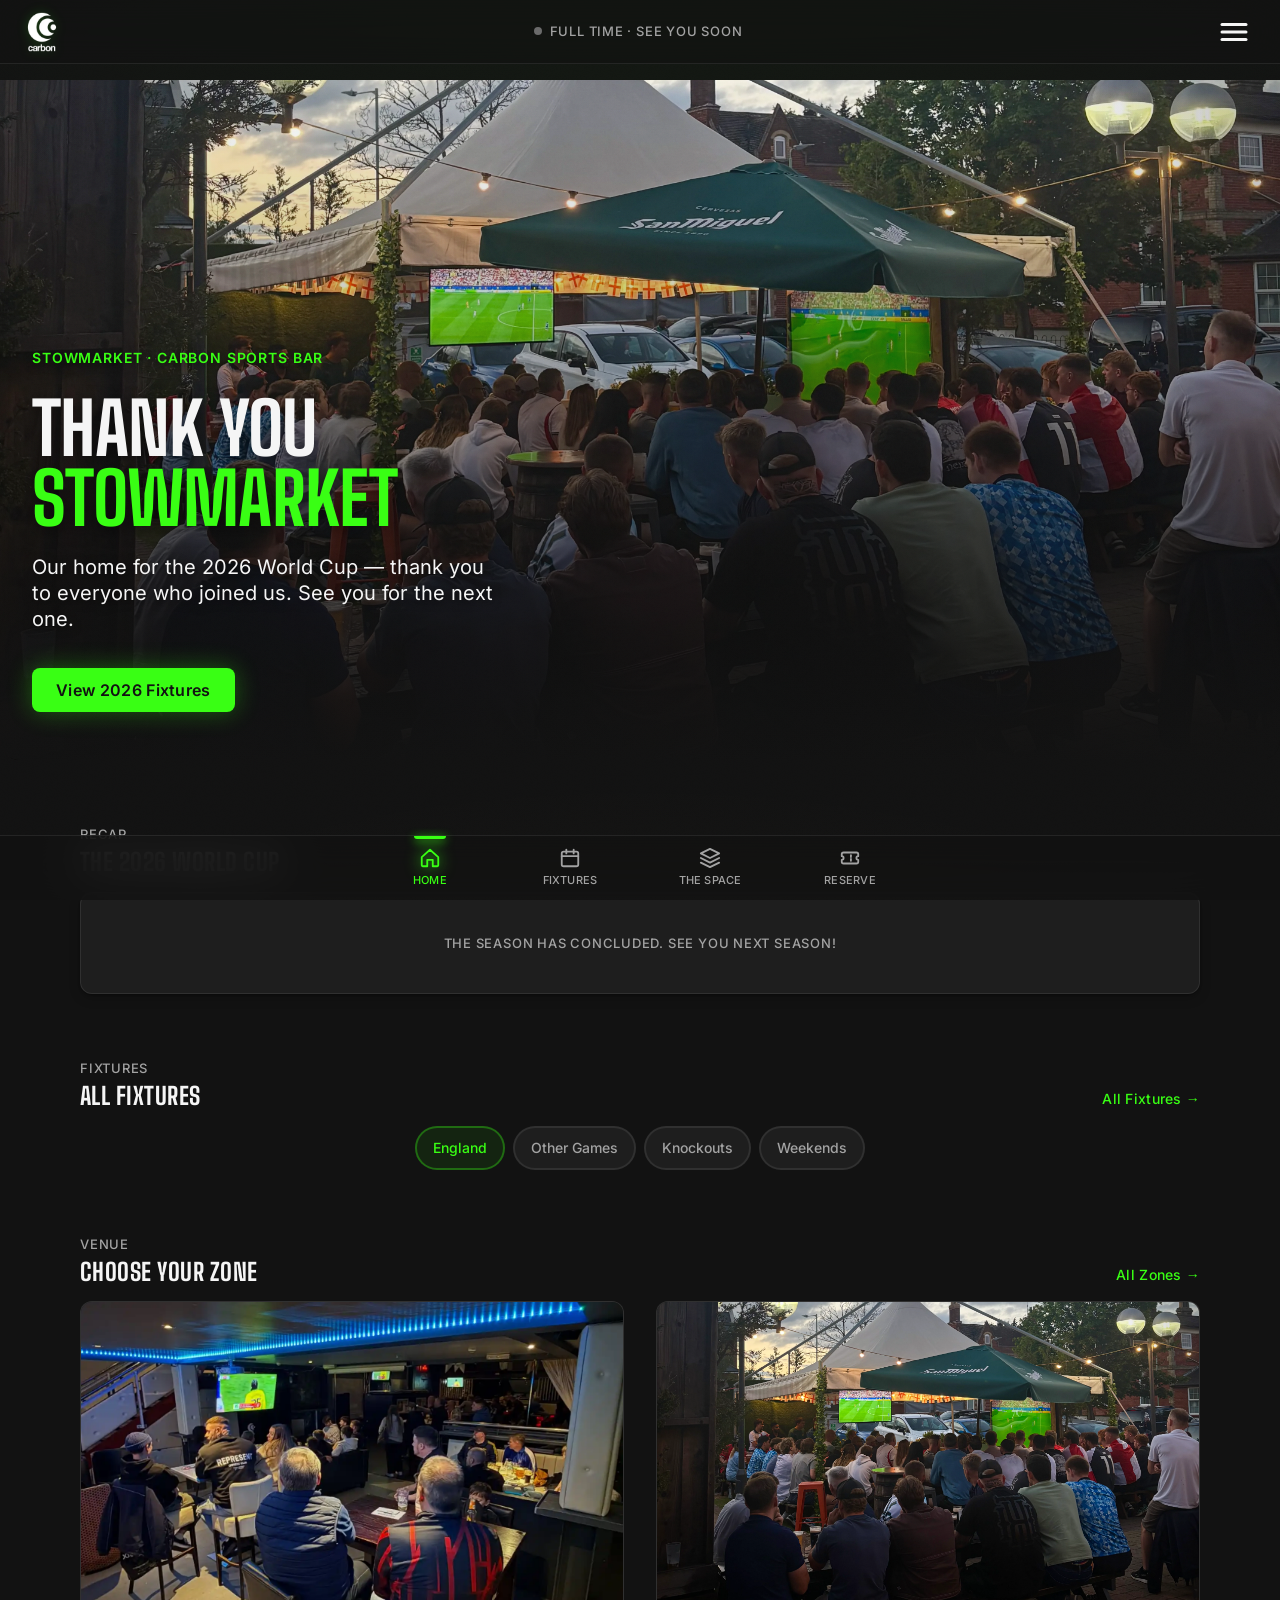
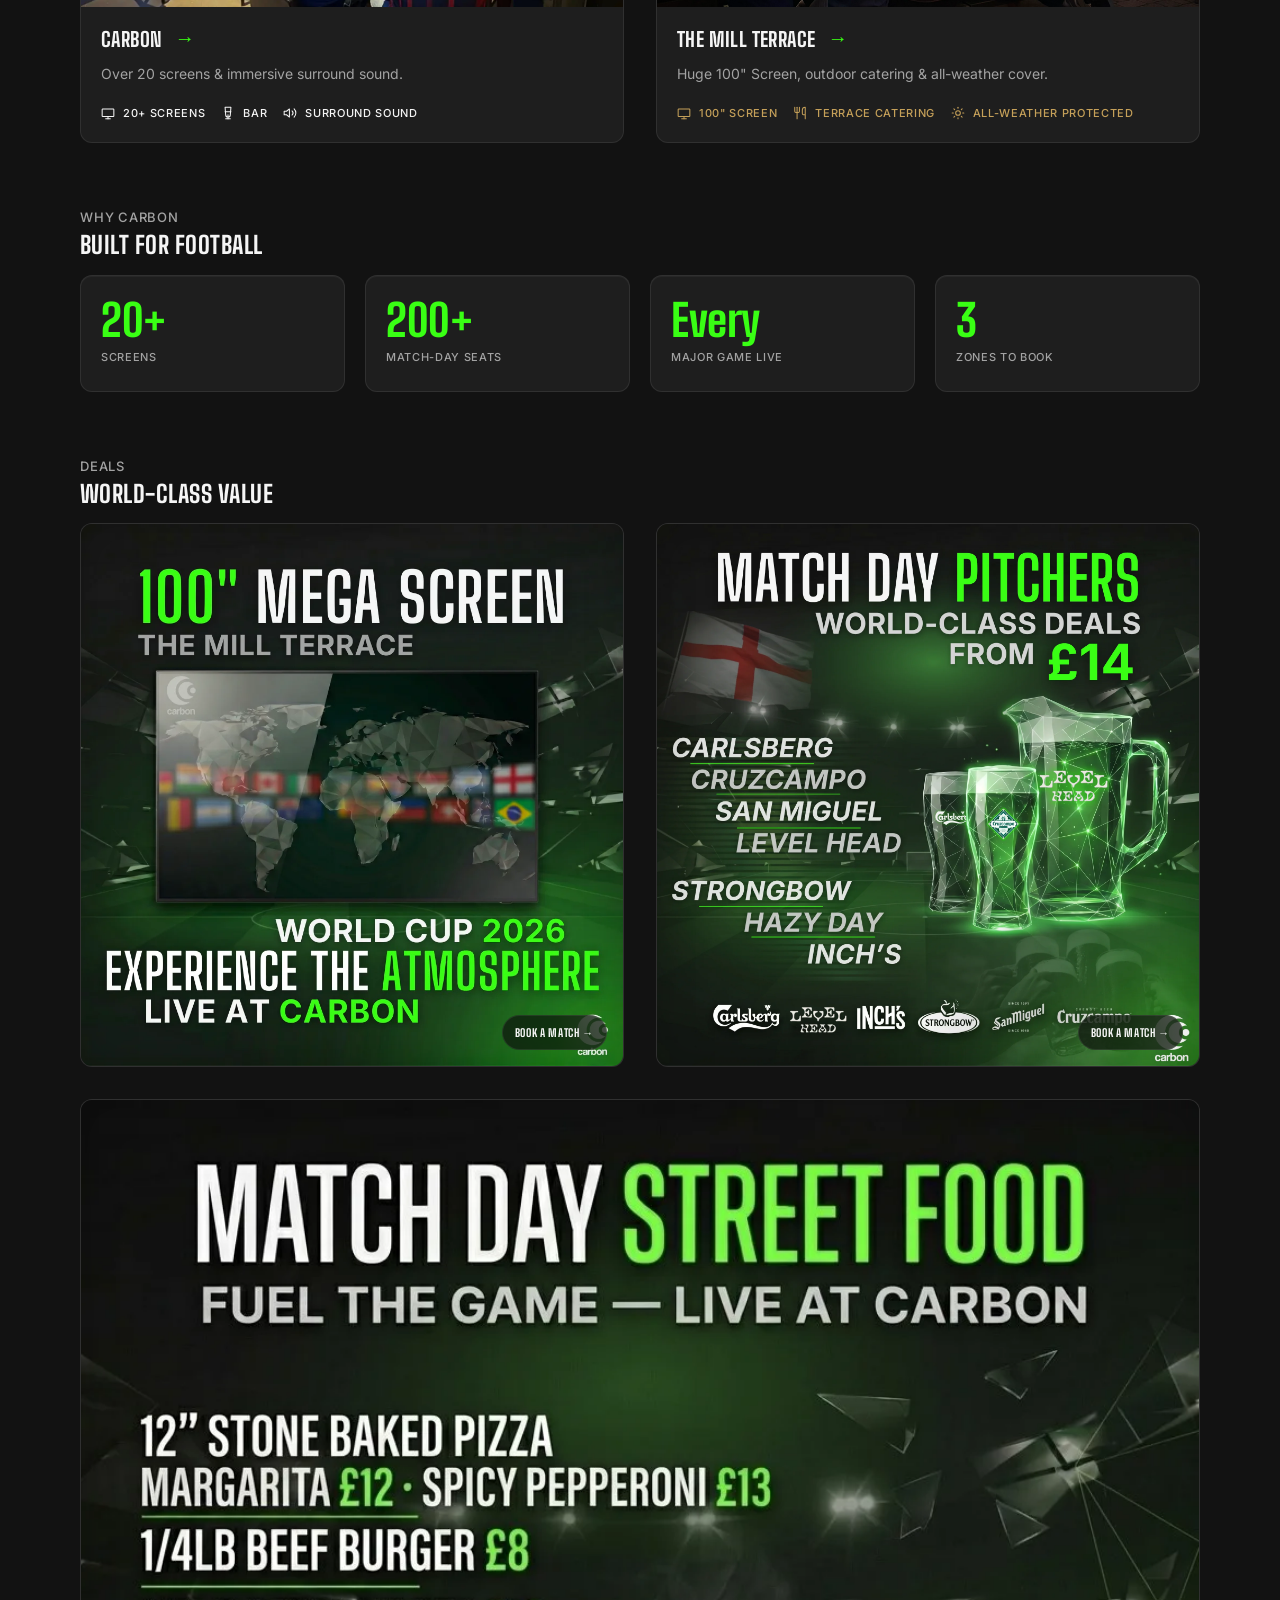
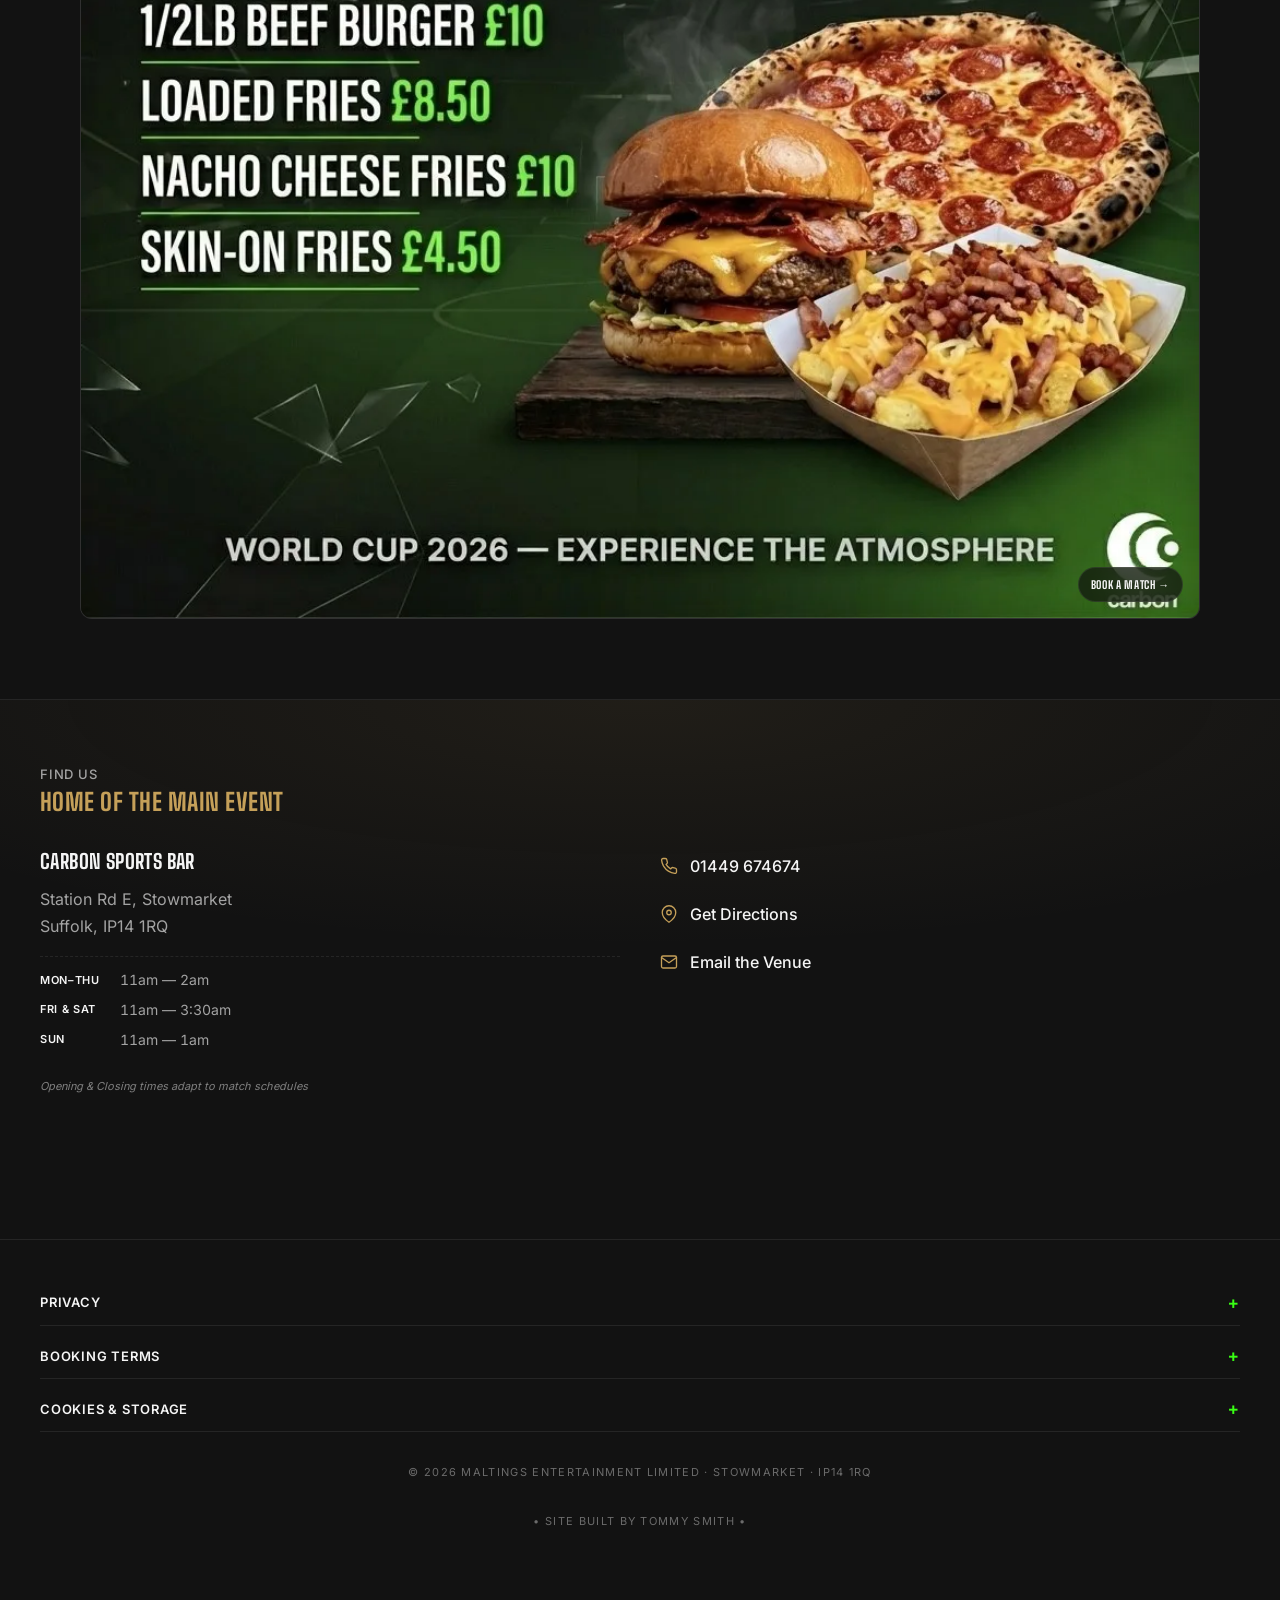
<file: index.html>
<!doctype html>
<html lang="en-GB">
  <head>
    <meta charset="UTF-8" />
    <meta
      name="viewport"
      content="width=device-width, initial-scale=1.0, viewport-fit=cover"
    />
    <meta name="theme-color" content="#121212" />
    <meta name="color-scheme" content="dark" />

    <!-- Favicons & PWA manifest -->
    <link rel="icon" href="/favicon.ico" sizes="any" />
    <link rel="icon" type="image/png" sizes="32x32" href="/favicon-32x32.png" />
    <link rel="icon" type="image/png" sizes="16x16" href="/favicon-16x16.png" />
    <link rel="apple-touch-icon" sizes="180x180" href="/apple-touch-icon.png" />
    <link rel="manifest" href="/site.webmanifest" />

    <title>Carbon Football · Stowmarket</title>
    <meta
      name="description"
      content="Stowmarket's home of Football in 2026. Premium screens, Delicious Food, guaranteed seats. Secure your bench."
    />
    <link rel="canonical" href="https://carbonfootball.uk/" />

    <!-- Social share · Open Graph & Twitter Card -->
    <meta property="og:type" content="website" />
    <meta property="og:site_name" content="Carbon Sports Bar" />
    <meta property="og:locale" content="en_GB" />
    <meta property="og:url" content="https://carbonfootball.uk/" />
    <meta property="og:title" content="Carbon Football · Stowmarket" />
    <meta
      property="og:description"
      content="Stowmarket's home of Football in 2026. Premium screens, Delicious Food, guaranteed seats. Secure your bench."
    />
    <meta property="og:image" content="assets/img/og-carbon.webp" />
    <meta property="og:image:width" content="1200" />
    <meta property="og:image:height" content="630" />
    <meta property="og:image:type" content="image/webp" />
    <meta
      property="og:image:alt"
      content="Carbon Sports Bar — Stowmarket's home for live football"
    />

    <meta name="twitter:card" content="summary_large_image" />
    <meta name="twitter:title" content="Carbon Football · Stowmarket" />
    <meta
      name="twitter:description"
      content="Stowmarket's home of Football in 2026. Premium screens, Delicious Food, guaranteed seats. Secure your bench."
    />
    <meta name="twitter:image" content="assets/img/og-carbon.webp" />
    <meta
      name="twitter:image:alt"
      content="Carbon Sports Bar — Stowmarket's home for live football"
    />

    <!-- Fonts: self-hosted at /assets/fonts (see base.css @font-face block).
         The hero heading uses Big Shoulders 700 — preload it so the LCP text
         arrives in its final font without a swap flash. `crossorigin` is
         required for font preload to match the @font-face fetch. -->
    <link
      rel="preload"
      as="font"
      type="font/woff2"
      href="assets/fonts/big-shoulders-v4-latin-700.woff2"
      crossorigin
    />

    <!-- Styles: load order matters (tokens → base → layout → components) -->
    <link rel="stylesheet" href="assets/css/tokens.css" />
    <link rel="stylesheet" href="assets/css/base.css" />
    <link rel="stylesheet" href="assets/css/layout.css" />
    <link rel="stylesheet" href="assets/css/components.css" />
  </head>
  <body>
    <!-- =========================================================================
       HEADER · Logo · Marquee · More
       ========================================================================= -->
    <header class="c-header" role="banner">
      <a
        class="c-header__logo"
        href="https://www.welovecarbon.com/sports"
        target="_blank"
        rel="noopener noreferrer"
        aria-label="Carbon Sports Bar — home"
      >
        <img
          class="c-header__logo-mark"
          src="assets/img/carbon-logo.webp"
          alt="Carbon Sports Bar logo"
          width="36"
          height="36"
          decoding="async"
        />
      </a>

      <div
        class="c-header__marquee"
        data-component="marquee"
        aria-label="Match status"
      >
        <!-- Marquee mounts here on JS load -->
      </div>

      <button
        class="c-header__more"
        type="button"
        aria-label="Open menu"
        aria-expanded="false"
        aria-controls="mobile-menu"
      >
        <svg viewBox="0 0 24 24" aria-hidden="true">
          <line x1="4" y1="7" x2="20" y2="7" />
          <line x1="4" y1="12" x2="20" y2="12" />
          <line x1="4" y1="17" x2="20" y2="17" />
        </svg>
      </button>
    </header>

    <!-- =========================================================================
       PAGE CONTENT
       ========================================================================= -->
    <main class="l-page" id="main">
      <div class="l-page__content p-home">
        <section class="c-hero c-hero--home" aria-labelledby="hero-heading">
          <div class="c-hero__media" data-component="hero-reel">
            <div class="c-hero__reel-frame" data-reel-src="assets/img/Terrace-new-3.webp" aria-hidden="true"></div>
            <div class="c-hero__reel-frame" data-reel-src="assets/img/terrace-1.webp" aria-hidden="true"></div>
            <div class="c-hero__reel-frame" data-reel-src="assets/img/terrace-new-4.webp" aria-hidden="true"></div>
            <div class="c-hero__reel-frame" data-reel-src="assets/img/terrace-new-2.webp" aria-hidden="true"></div>
            <div class="c-hero__reel-frame" data-reel-src="assets/img/booths-3.webp" aria-hidden="true"></div>
            <div class="c-hero__reel-frame" data-reel-src="assets/img/terrace-new-1.webp" aria-hidden="true"></div>
            <div class="c-hero__reel-frame" data-reel-src="assets/img/sports-bar-1.webp" aria-hidden="true"></div>
          </div>
          <div class="c-hero__overlay"></div>
          <div class="c-hero__content">
            <p class="c-hero__caption">Stowmarket · Carbon Sports Bar</p>
            <h1 id="hero-heading" class="c-hero__title u-display">
              Thank You<br />
              <span class="u-accent">Stowmarket</span>
            </h1>
            <p class="c-hero__subtitle">
              Our home for the 2026 World Cup — thank you to everyone who
              joined us. See you for the next one.
            </p>
            <a href="fixtures.html" class="c-button c-button--primary">
              View 2026 Fixtures
            </a>
          </div>
        </section>

        <section class="c-section" aria-labelledby="featured-heading">
          <header class="c-section-header">
            <div class="c-section-header__text">
              <p class="u-caption">Recap</p>
              <h2 id="featured-heading">The 2026 World Cup</h2>
            </div>
          </header>

          <article
            class="c-match-card c-match-card--elevated"
            id="featured-match"
            aria-busy="true"
          >
            <header class="c-match-card__header">
              <span
                class="c-badge c-badge--live u-skeleton"
                data-match-target="badge"
                >&nbsp;</span
              >
              <time data-match-target="time" datetime="">-- --- · --:--</time>
            </header>

            <div class="c-match-card__teams">
              <div class="c-match-card__team">
                <div
                  class="c-match-card__flag u-skeleton"
                  data-match-target="flag-a"
                ></div>
                <span
                  class="c-match-card__name u-skeleton"
                  data-match-target="name-a"
                  >&nbsp;</span
                >
              </div>
              <span class="c-match-card__vs">VS</span>
              <div class="c-match-card__team">
                <div
                  class="c-match-card__flag u-skeleton"
                  data-match-target="flag-b"
                ></div>
                <span
                  class="c-match-card__name u-skeleton"
                  data-match-target="name-b"
                  >&nbsp;</span
                >
              </div>
            </div>

            <footer class="c-match-card__footer">
              <!-- Static fallback href routes to fixtures.html so a no-JS
                   visitor (or a tap during the pre-hydration race window)
                   lands inside the funnel rather than on the gated
                   book.html. featuredMatch.js overwrites this href with
                   the canonical buildZonesURL(featured) target at render
                   time when the match is bookable. -->
              <a
                href="fixtures.html"
                class="c-button c-button--block c-button--primary"
                data-match-target="booking-link"
              >
                Secure a Table
              </a>
            </footer>
          </article>
        </section>

        <section class="c-section" aria-labelledby="fixtures-heading">
          <header class="c-section-header">
            <div class="c-section-header__text">
              <p class="u-caption">Fixtures</p>
              <h2 id="fixtures-heading">All fixtures</h2>
            </div>
            <a href="fixtures.html" class="c-link-action">All Fixtures</a>
          </header>

          <nav class="c-chip-scroll" aria-label="Filter fixtures">
            <ul
              class="c-chip-scroll__list"
              id="fixture-filters"
              data-default-filter="england"
              role="list"
            >
              <li>
                <button
                  class="c-chip c-chip--active"
                  aria-pressed="true"
                  data-filter="england"
                >
                  England
                </button>
              </li>
              <li>
                <button class="c-chip" aria-pressed="false" data-filter="all">
                  Other Games
                </button>
              </li>
              <li>
                <button
                  class="c-chip"
                  aria-pressed="false"
                  data-filter="knockout"
                >
                  Knockouts
                </button>
              </li>
              <li>
                <button
                  class="c-chip"
                  aria-pressed="false"
                  data-filter="weekend"
                >
                  Weekends
                </button>
              </li>
            </ul>
          </nav>

          <ul
            class="c-fixtures-list"
            id="upcoming-fixtures-list"
            role="list"
            aria-busy="true"
          >
            <li class="c-loader" aria-hidden="true">
              <p class="u-caption">Tournament concluded — see you next time.</p>
            </li>
          </ul>
        </section>

        <section
          class="c-zones-teaser c-section"
          aria-labelledby="zones-heading"
        >
          <header class="c-section-header">
            <div class="c-section-header__text">
              <p class="u-caption">Venue</p>
              <h2 id="zones-heading">Choose Your Zone</h2>
            </div>
            <a href="zones.html" class="c-link-action">All Zones</a>
          </header>

          <div class="c-zones-teaser__grid">
            <article class="c-zone-card">
              <div class="c-zone-card__media c-zone-card__media--bar"></div>
              <div class="c-zone-card__content">
                <h3 class="c-zone-card__title">
                  <a href="zones.html#carboncard" class="u-stretched-link"
                    >Carbon</a
                  >
                </h3>
                <p class="c-zone-card__desc">
                  Over 20 screens & immersive surround sound.
                </p>
                <ul class="c-zone-card__specs" role="list">
                  <li>
                    <svg viewBox="0 0 24 24" aria-hidden="true">
                      <rect x="2" y="5" width="20" height="13" rx="1" />
                      <line x1="8" y1="22" x2="16" y2="22" />
                      <line x1="12" y1="18" x2="12" y2="22" />
                    </svg>
                    20+ Screens
                  </li>
                  <li>
                    <svg viewBox="0 0 24 24" aria-hidden="true">
                      <path d="M8 22h8" />
                      <path d="M7 10h10" />
                      <path d="M12 15v7" />
                      <path d="M7 2h10l-1 13a4 4 0 0 1-8 0Z" />
                    </svg>
                    Bar
                  </li>
                  <li>
                    <svg viewBox="0 0 24 24" aria-hidden="true">
                      <path d="M11 5L6 9H2v6h4l5 4V5z" />
                      <path d="M15.54 8.46a5 5 0 0 1 0 7.07" />
                      <path d="M19.07 4.93a10 10 0 0 1 0 14.14" />
                    </svg>
                    Surround sound
                  </li>
                </ul>
              </div>
            </article>

            <article class="c-zone-card">
              <div class="c-zone-card__media c-zone-card__media--terrace"></div>
              <div class="c-zone-card__content">
                <h3 class="c-zone-card__title">
                  <a href="zones.html#terracecard" class="u-stretched-link"
                    >The Mill Terrace</a
                  >
                </h3>
                <p class="c-zone-card__desc">
                  Huge 100" Screen, outdoor catering & all-weather cover.
                </p>
                <ul
                  class="c-zone-card__specs c-zone-card__specs--mill"
                  role="list"
                >
                  <li>
                    <svg viewBox="0 0 24 24" aria-hidden="true">
                      <rect x="2" y="5" width="20" height="13" rx="1" />
                      <line x1="8" y1="22" x2="16" y2="22" />
                      <line x1="12" y1="18" x2="12" y2="22" />
                    </svg>
                    100" Screen
                  </li>
                  <li>
                    <svg viewBox="0 0 24 24" aria-hidden="true">
                      <path d="M3 2v7c0 1.1.9 2 2 2h4a2 2 0 0 0 2-2V2" />
                      <path d="M7 2v20" />
                      <path
                        d="M21 15V2a5 5 0 0 0-5 5v6c0 1.1.9 2 2 2h3Zm0 0v7"
                      />
                    </svg>
                    Terrace Catering
                  </li>
                  <li>
                    <svg viewBox="0 0 24 24" aria-hidden="true">
                      <circle cx="12" cy="12" r="4" />
                      <path d="M12 2v2" />
                      <path d="M12 20v2" />
                      <path d="m4.93 4.93 1.41 1.41" />
                      <path d="m17.66 17.66 1.41 1.41" />
                      <path d="M2 12h2" />
                      <path d="M20 12h2" />
                      <path d="m6.34 17.66-1.41 1.41" />
                      <path d="m19.07 4.93-1.41 1.41" />
                    </svg>
                    All-weather protected
                  </li>
                </ul>
              </div>
            </article>
          </div>
        </section>

        <section class="c-stats-band c-section" aria-labelledby="stats-heading">
          <header class="c-section-header">
            <div class="c-section-header__text">
              <p class="u-caption">Why Carbon</p>
              <h2 id="stats-heading">Built for Football</h2>
            </div>
          </header>

          <ul class="c-stats-band__list" role="list">
            <li class="c-stat-tile">
              <span class="c-stat-tile__num">20+</span>
              <span class="c-stat-tile__label"> Screens</span>
            </li>
            <li class="c-stat-tile">
              <span class="c-stat-tile__num">200+</span>
              <span class="c-stat-tile__label">Match-day Seats</span>
            </li>
            <li class="c-stat-tile">
              <span class="c-stat-tile__num">Every</span>
              <span class="c-stat-tile__label">Major Game Live</span>
            </li>
            <li class="c-stat-tile">
              <span class="c-stat-tile__num">3</span>
              <span class="c-stat-tile__label">Zones to Book</span>
            </li>
          </ul>
        </section>

        <section class="c-section" aria-labelledby="promo-heading">
          <header class="c-section-header">
            <div class="c-section-header__text">
              <p class="u-caption">Deals</p>
              <h2 id="promo-heading">World-Class Value</h2>
            </div>
          </header>

          <ul class="c-promo-list" role="list">
            <li class="c-promo-item">
              <a
                href="fixtures.html"
                class="c-promo-item__link"
                aria-label="Book a match — 100 inch screen in the Mill Terrace"
              >
                <img
                  class="c-promo-item__media"
                  src="assets/img/promo-tv.webp"
                  alt="100 inch screen in the Mill Terrace"
                  loading="lazy"
                  decoding="async"
                  width="1000"
                  height="1000"
                />
                <span class="c-promo-item__cta" aria-hidden="true"
                  >Book a Match &rarr;</span
                >
              </a>
            </li>
            <li class="c-promo-item">
              <a
                href="fixtures.html"
                class="c-promo-item__link"
                aria-label="Book a match — pitcher deal available on match days"
              >
                <img
                  class="c-promo-item__media"
                  src="assets/img/pitcher-deal.webp"
                  alt="4 pint pitcher deal · from £14"
                  loading="lazy"
                  decoding="async"
                  width="1000"
                  height="1000"
                />
                <span class="c-promo-item__cta" aria-hidden="true"
                  >Book a Match &rarr;</span
                >
              </a>
            </li>
            <li class="c-promo-item c-promo-item--feature">
              <a
                href="fixtures.html"
                class="c-promo-item__link"
                aria-label="Book a match — match day street food menu at Carbon"
              >
                <img
                  class="c-promo-item__media"
                  src="assets/img/food-promotion.webp"
                  alt="Match day street food at Carbon — stone-baked pizza, beef burgers, loaded fries from £4.50"
                  loading="lazy"
                  decoding="async"
                  width="1000"
                  height="1000"
                />
                <span class="c-promo-item__cta" aria-hidden="true"
                  >Book a Match &rarr;</span
                >
              </a>
            </li>
          </ul>
        </section>

        <section class="c-visit" aria-labelledby="visit-heading">
          <div class="c-visit__inner">
            <header class="c-visit__header">
              <p class="u-caption">Find Us</p>
              <h2 id="visit-heading" class="c-visit__title">
                Home of the main event
              </h2>
            </header>

            <div class="c-visit__body">
              <div class="c-visit__location">
                <address class="c-visit__address">
                  <strong>Carbon Sports Bar</strong>
                  Station Rd E, Stowmarket<br />
                  Suffolk, IP14 1RQ
                </address>

                <dl class="c-visit__hours">
                  <dt>Mon–Thu</dt>
                  <dd>11am — 2am</dd>
                  <dt>Fri & Sat</dt>
                  <dd>11am — 3:30am</dd>
                  <dt>Sun</dt>
                  <dd>11am — 1am</dd>
                </dl>
                <p class="c-visit__hourscopy">
                  Opening & Closing times adapt to match schedules
                </p>
              </div>

              <ul class="c-visit__links" role="list">
                <li>
                  <a href="tel:+441449674674" class="c-visit__link">
                    <svg viewBox="0 0 24 24" aria-hidden="true">
                      <path
                        d="M22 16.92v3a2 2 0 0 1-2.18 2 19.79 19.79 0 0 1-8.63-3.07 19.5 19.5 0 0 1-6-6 19.79 19.79 0 0 1-3.07-8.67A2 2 0 0 1 4.11 2h3a2 2 0 0 1 2 1.72 12.84 12.84 0 0 0 .7 2.81 2 2 0 0 1-.45 2.11L8.09 9.91a16 16 0 0 0 6 6l1.27-1.27a2 2 0 0 1 2.11-.45 12.84 12.84 0 0 0 2.81.7A2 2 0 0 1 22 16.92z"
                      />
                    </svg>
                    01449 674674
                  </a>
                </li>
                <li>
                  <a
                    href="https://www.google.com/maps/search/?api=1&query=Carbon+Sports+Bar+Stowmarket"
                    class="c-visit__link"
                    target="_blank"
                    rel="noopener noreferrer"
                  >
                    <svg viewBox="0 0 24 24" aria-hidden="true">
                      <path
                        d="M21 10c0 7-9 13-9 13s-9-6-9-13a9 9 0 0 1 18 0z"
                      />
                      <circle cx="12" cy="10" r="3" />
                    </svg>
                    Get Directions
                  </a>
                </li>
                <li>
                  <a href="mailto:hello@mill.restaurant" class="c-visit__link">
                    <svg viewBox="0 0 24 24" aria-hidden="true">
                      <path
                        d="M4 4h16c1.1 0 2 .9 2 2v12c0 1.1-.9 2-2 2H4c-1.1 0-2-.9-2-2V6c0-1.1.9-2 2-2z"
                      />
                      <polyline points="22,6 12,13 2,6" />
                    </svg>
                    Email the Venue
                  </a>
                </li>
              </ul>
            </div>
          </div>
        </section>
      </div>
    </main>

    <!-- =========================================================================
       FOOTER · Legal accordion (Privacy / Booking Terms / Cookies)
       Native <details> — zero JS. Sits outside <main> so the browser
       applies the implicit `contentinfo` landmark role.
       ========================================================================= -->
    <footer class="c-site-footer">
      <div class="c-site-footer__inner">
        <details class="c-site-footer__item">
          <summary class="c-site-footer__summary">Privacy</summary>
          <div class="c-site-footer__body">
            <p>
              <strong>Maltings Entertainment LTD</strong> (Carbon Sports Bar //
              Station Rd E, Stowmarket, Suffolk IP14 1RQ) is the data controller
              for bookings made through this site.
            </p>
            <p>
              When you reserve a table, we collect your
              <strong>name, email, phone</strong>, party size, and your selected
              fixture, date, time, and venue zone. This data is processed via
              <strong>Tally.so</strong>, stored in
              <strong>Google Sheets</strong> and used to operate the booking
              system, with confirmation emails sent via <strong>Brevo</strong>.
              These services act as data processors on our behalf.
            </p>
            <p>
              <strong>Lawful basis:</strong> contract performance (UK GDPR Art.
              6(1)(b)) — required to manage and fulfil your reservation. Booking
              data is retained until the relevant fixture has taken place and
              operational reconciliation is complete, and is deleted within 30
              days thereafter.
            </p>
            <p>
              We do not currently use tracking cookies, advertising cookies, or
              marketing profiling. You can request access, correction, deletion,
              or portability of your data at any time by contacting
              <a href="mailto:bookings.carbon@gmail.com"
                >bookings.carbon@gmail.com</a
              >
              or calling <a href="tel:+441449674674">01449 674674</a>. You may
              also raise concerns with the UK Information Commissioner at
              <a
                href="https://ico.org.uk"
                target="_blank"
                rel="noopener noreferrer"
                >ico.org.uk</a
              >.
            </p>
          </div>
        </details>

        <details class="c-site-footer__item">
          <summary class="c-site-footer__summary">Booking Terms</summary>
          <div class="c-site-footer__body">
            <ul>
              <li>
                Your booking is locked in once you've clicked the link in
                the verification email and seen the confirmation page. If
                the email doesn't arrive within a few minutes, check your
                spam folder or call the venue.
              </li>
              <li>
                Bookings are tied to kickoff. Please arrive as early as
                possible — if you haven't arrived at least
                <strong>1 hour before kickoff</strong>, your table may be
                forfeited.
              </li>
              <li>
                Online booking closes
                <strong>3 hours before kickoff</strong>. Walk-ins remain welcome
                — call <a href="tel:+441449674674">01449 674674</a> to check
                availability.
              </li>
              <li>
                Groups of 1–20 can book online. For larger parties please call
                the venue.
              </li>
              <li>
                We reserve the right to relocate guests within the same zone if
                seating capacity requires.
              </li>
            </ul>
          </div>
        </details>

        <details class="c-site-footer__item">
          <summary class="c-site-footer__summary">
            Cookies &amp; Storage
          </summary>
          <div class="c-site-footer__body">
            <p>
              No tracking cookies. No advertising cookies. No third-party
              analytics that profile you.
            </p>
            <p>
              The booking funnel uses two short-lived browser-storage entries:
            </p>
            <ul>
              <li>
                <strong>sessionStorage</strong>
                <code>carbon_funnel_redirect_hint</code> — a single contextual
                message after the booking gate redirects you; deleted as soon as
                it's read.
              </li>
              <li>
                <strong>localStorage</strong>
                <code>carbon_match_data_cache</code> — match-schedule cache (max
                5 days), so fixtures still load if the data feed is briefly
                unreachable.
              </li>
            </ul>
            <p>
              Both are strictly functional and don't require consent under UK
              PECR. Clearing your browser's storage removes them at any time.
            </p>
          </div>
        </details>

        <p class="c-site-footer__meta">
          © 2026 Maltings Entertainment Limited · Stowmarket · IP14 1RQ
        </p>

        <p class="c-site-footer__meta">
         • Site Built By Tommy Smith •
        </p>
      </div>
    </footer>

    <!-- =========================================================================
       BOTTOM NAV · Primary navigation
       ========================================================================= -->
    <nav class="c-nav" aria-label="Primary navigation">
      <ul class="c-nav__list" role="list">
        <li>
          <a class="c-nav__item" href="index.html" aria-current="page">
            <svg class="c-nav__icon" viewBox="0 0 24 24" aria-hidden="true">
              <path
                d="M3 11 L12 3 L21 11 L21 20 A1 1 0 0 1 20 21 L15 21 L15 14 L9 14 L9 21 L4 21 A1 1 0 0 1 3 20 Z"
              />
            </svg>
            <span>Home</span>
          </a>
        </li>
        <li>
          <a class="c-nav__item" href="fixtures.html">
            <svg class="c-nav__icon" viewBox="0 0 24 24" aria-hidden="true">
              <rect x="3" y="5" width="18" height="16" rx="2" />
              <line x1="3" y1="10" x2="21" y2="10" />
              <line x1="8" y1="3" x2="8" y2="7" />
              <line x1="16" y1="3" x2="16" y2="7" />
            </svg>
            <span>Fixtures</span>
          </a>
        </li>
        <li>
          <a class="c-nav__item" href="zones.html">
            <svg class="c-nav__icon" viewBox="0 0 24 24" aria-hidden="true">
              <path d="M12 2 L22 7 L12 12 L2 7 Z" />
              <polyline points="2 12 12 17 22 12" />
              <polyline points="2 17 12 22 22 17" />
            </svg>
            <span>The Space</span>
          </a>
        </li>
        <li>
          <a class="c-nav__item" href="fixtures.html" data-nav-role="funnel">
            <svg class="c-nav__icon" viewBox="0 0 24 24" aria-hidden="true">
              <path
                d="M3 8 A2 2 0 0 1 5 6 L19 6 A2 2 0 0 1 21 8 L21 10 A2 2 0 0 0 21 14 L21 16 A2 2 0 0 1 19 18 L5 18 A2 2 0 0 1 3 16 L3 14 A2 2 0 0 0 3 10 Z"
              />
              <line x1="13" y1="9" x2="13" y2="11" />
              <line x1="13" y1="13" x2="13" y2="15" />
            </svg>
            <span>Reserve</span>
          </a>
        </li>
      </ul>
    </nav>

    <!-- =========================================================================
       TOP NAV · Marquee navigation
       ========================================================================= -->

    <nav class="c-mobile-nav" id="mobile-menu" aria-hidden="true">
      <div class="c-mobile-nav__inner">
        <ul class="c-mobile-nav__list" role="list">
          <li>
            <a
              href="index.html"
              class="c-mobile-nav__link u-display"
              aria-current="page"
              >Home</a
            >
          </li>
          <li>
            <a href="fixtures.html" class="c-mobile-nav__link u-display"
              >Fixtures</a
            >
          </li>
          <li>
            <a href="zones.html" class="c-mobile-nav__link u-display"
              >The Space</a
            >
          </li>
          <li>
            <a
              href="fixtures.html"
              class="c-mobile-nav__link u-display"
              data-nav-role="funnel"
              >Book a Bench</a
            >
          </li>
          <li>
            <a
              href="https://www.mill.restaurant/"
              class="c-mobile-nav__link u-display"
              target="_blank"
              rel="noopener noreferrer"
              >The Mill</a
            >
          </li>
          <li>
            <a
              href="https://welovecarbon.com/sports"
              class="c-mobile-nav__link u-display"
              target="_blank"
              rel="noopener noreferrer"
              >Carbon Sports Bar</a
            >
          </li>
        </ul>

        <footer class="c-mobile-nav__footer">
          <p class="u-caption">Carbon · Stowmarket</p>
          <div class="c-mobile-nav__socials">
            <a
              href="https://www.instagram.com/carbonstowmarket/"
              class="c-mobile-nav__social"
              target="_blank"
              rel="noopener noreferrer"
              aria-label="Carbon Sports Bar on Instagram"
            >
              <svg viewBox="0 0 24 24" aria-hidden="true">
                <rect x="2" y="2" width="20" height="20" rx="5" ry="5" />
                <path d="M16 11.37A4 4 0 1 1 12.63 8 4 4 0 0 1 16 11.37z" />
                <line x1="17.5" y1="6.5" x2="17.51" y2="6.5" />
              </svg>
            </a>
            <a
              href="https://www.facebook.com/carbonstowmarket"
              class="c-mobile-nav__social"
              target="_blank"
              rel="noopener noreferrer"
              aria-label="Carbon Sports Bar on Facebook"
            >
              <svg viewBox="0 0 24 24" aria-hidden="true">
                <path
                  d="M18 2h-3a5 5 0 0 0-5 5v3H7v4h3v8h4v-8h3l1-4h-4V7a1 1 0 0 1 1-1h3z"
                />
              </svg>
            </a>
            <a
              href="https://www.tiktok.com/@carbonstowmarket"
              class="c-mobile-nav__social"
              target="_blank"
              rel="noopener noreferrer"
              aria-label="Carbon Sports Bar on TikTok"
            >
              <svg viewBox="0 0 24 24" aria-hidden="true">
                <path d="M9 12a4 4 0 1 0 4 4V4a5 5 0 0 0 5 5" />
              </svg>
            </a>
          </div>
        </footer>
      </div>
    </nav>

    <!-- App entry — native ES modules-->
    <script type="module" src="assets/js/app.js"></script>
  </body>
</html>
</file>
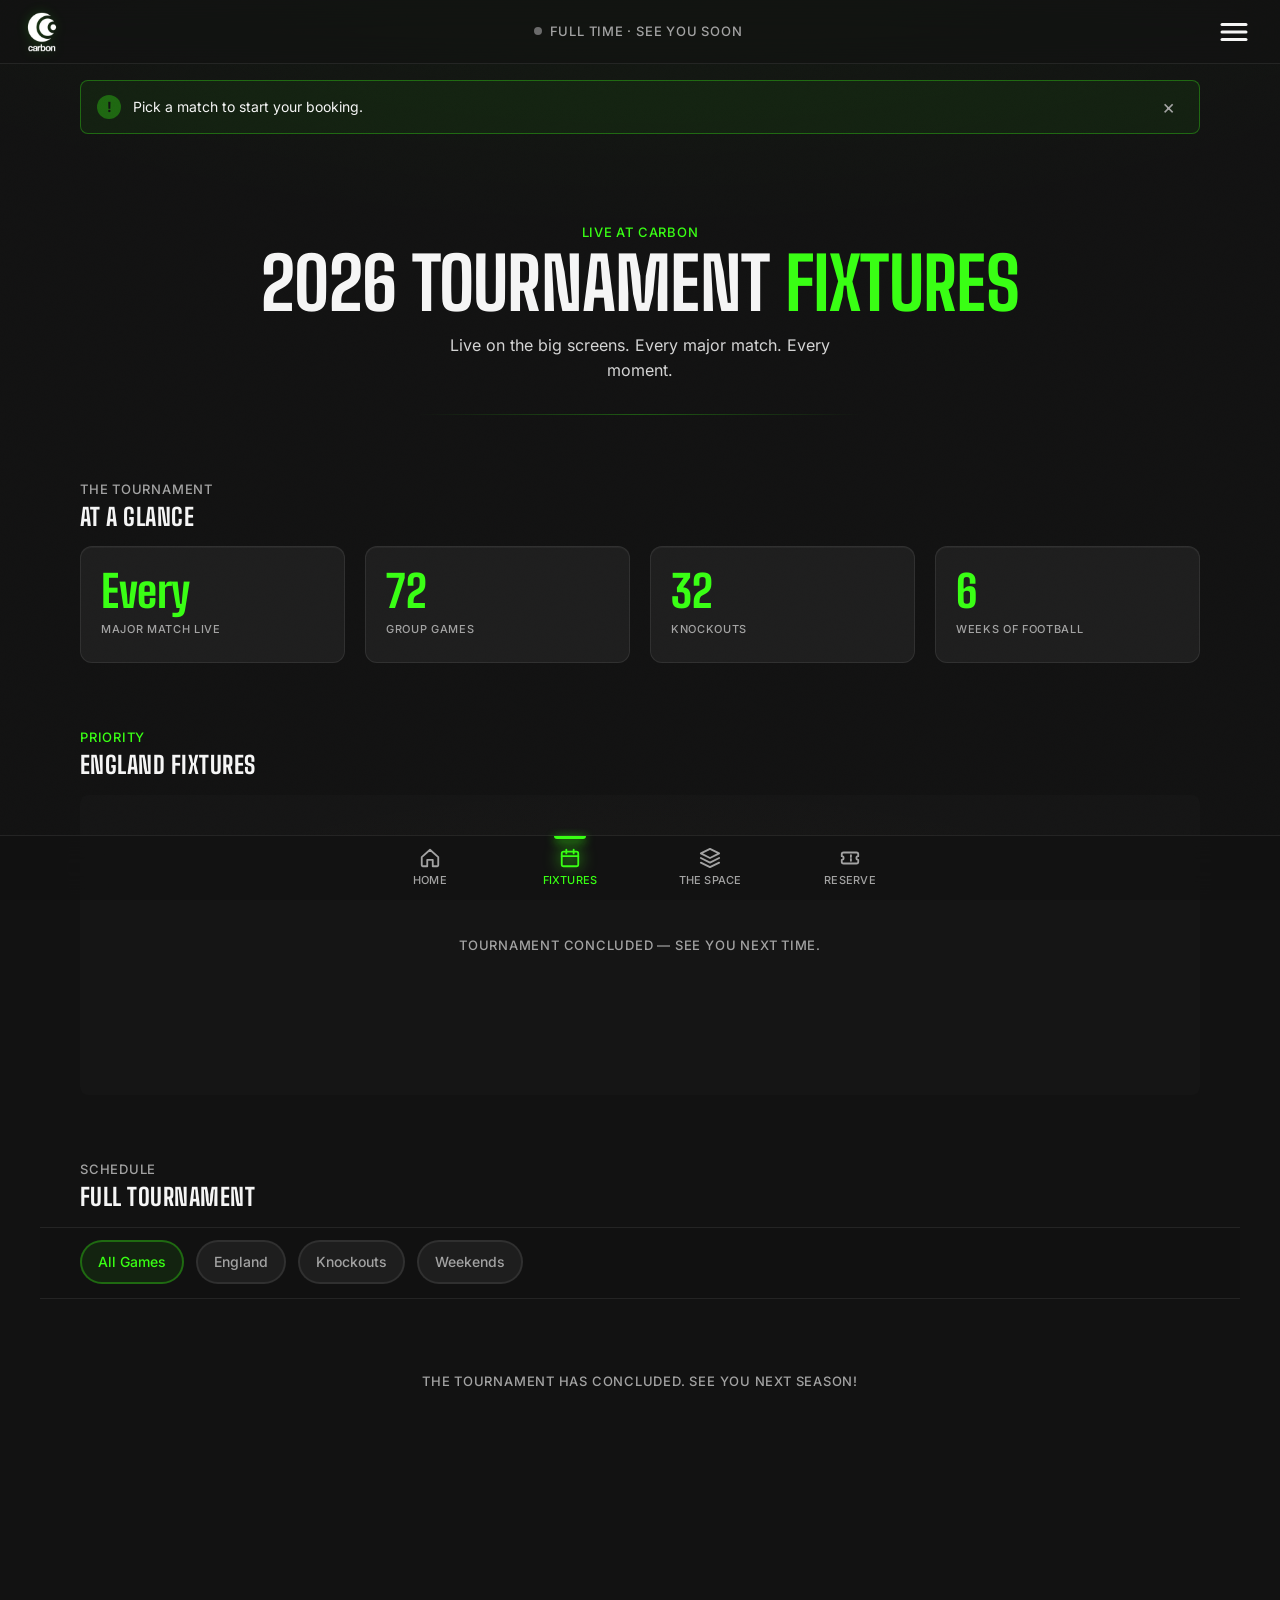
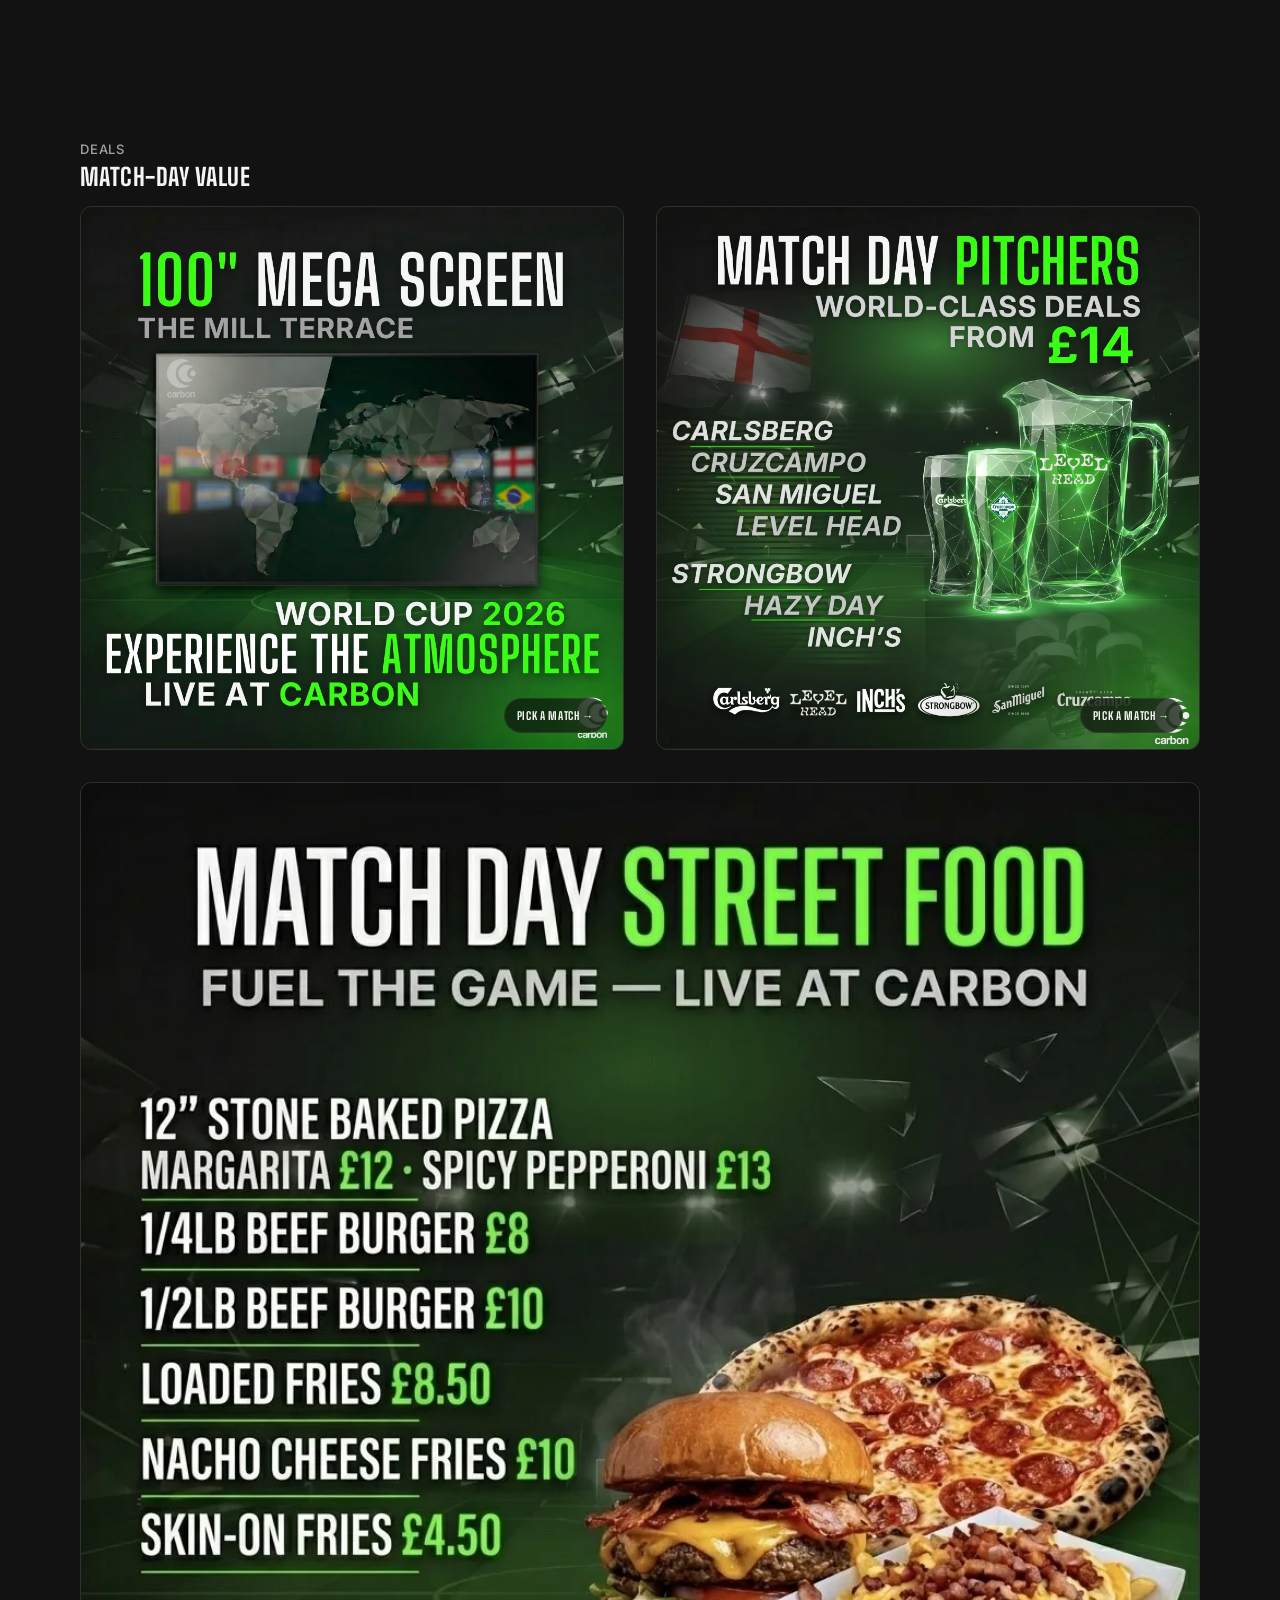
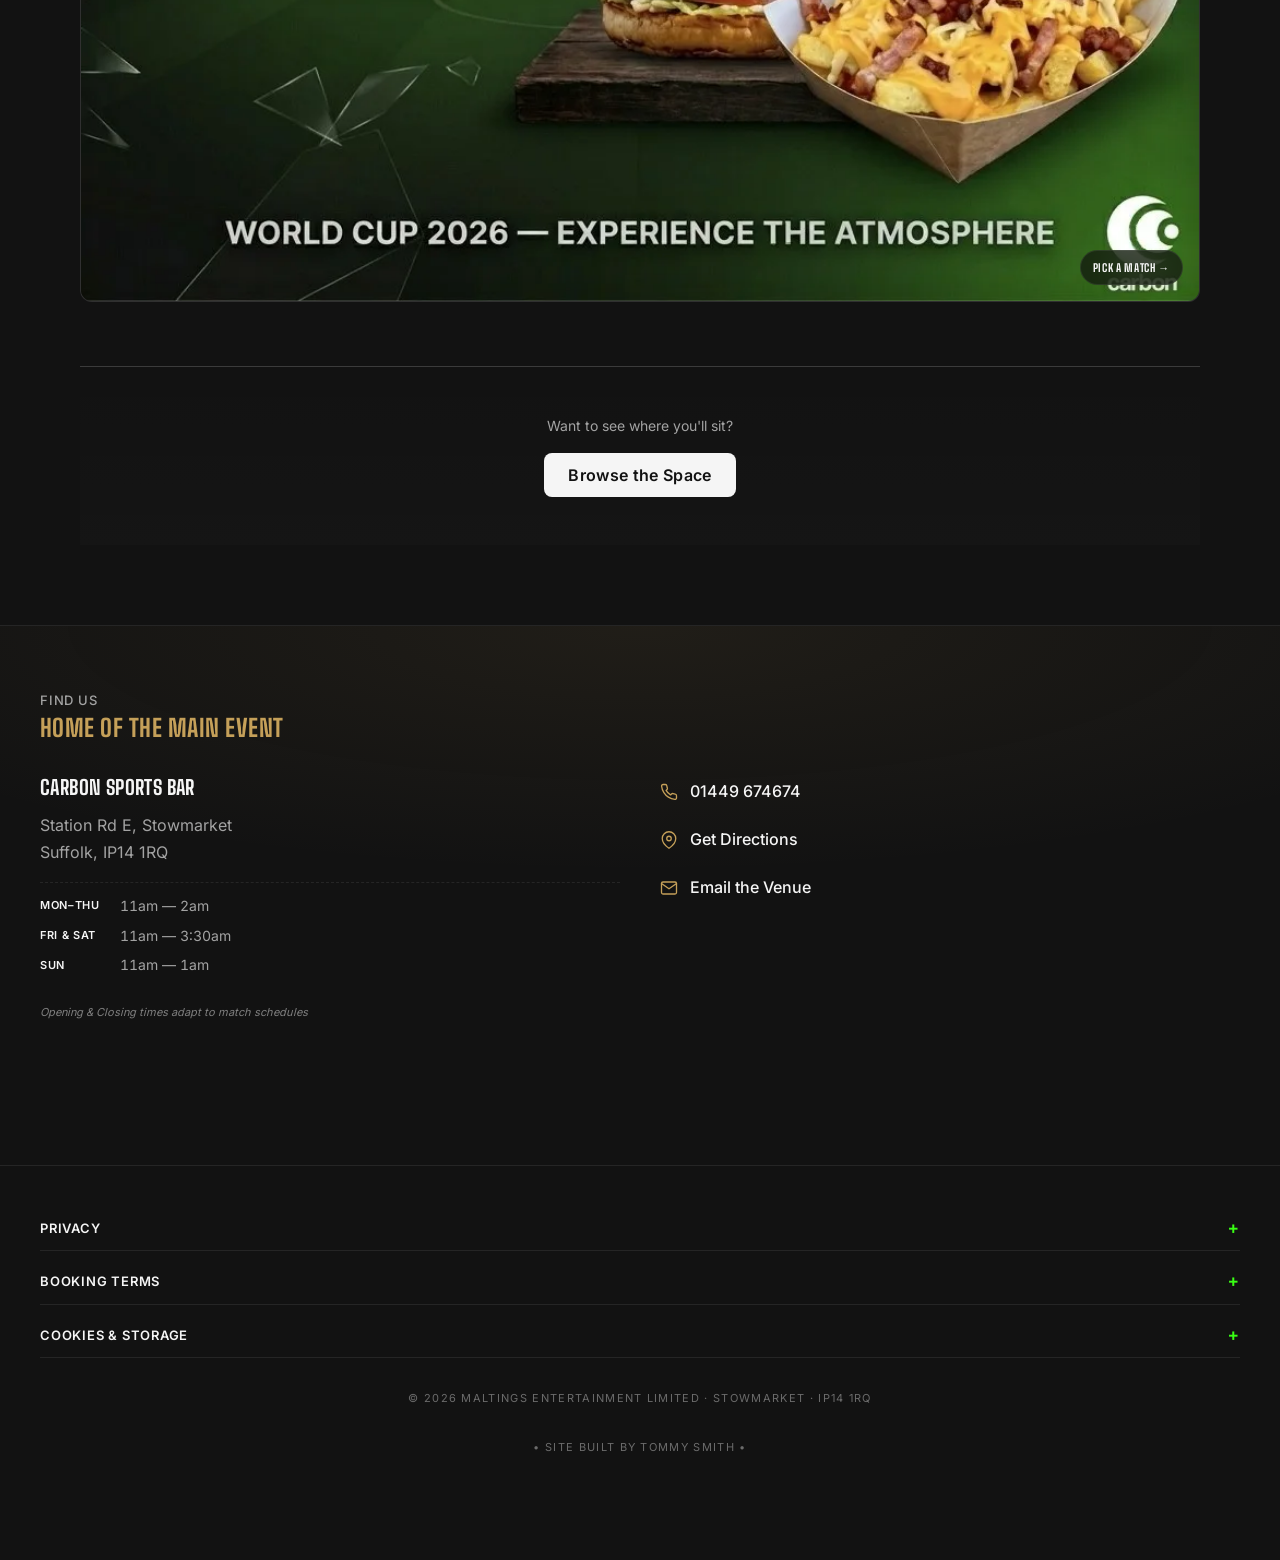
<file: book.html>
<!doctype html>
<html lang="en-GB">
  <head>
    <meta charset="UTF-8" />
    <meta
      name="viewport"
      content="width=device-width, initial-scale=1.0, viewport-fit=cover"
    />
    <meta name="theme-color" content="#121212" />
    <meta name="color-scheme" content="dark" />

    <!-- Favicons & PWA manifest -->
    <link rel="icon" href="/favicon.ico" sizes="any" />
    <link rel="icon" type="image/png" sizes="32x32" href="/favicon-32x32.png" />
    <link rel="icon" type="image/png" sizes="16x16" href="/favicon-16x16.png" />
    <link rel="apple-touch-icon" sizes="180x180" href="/apple-touch-icon.png" />
    <link rel="manifest" href="/site.webmanifest" />

    <title>Booking · Carbon Sports Bar</title>
    <meta
      name="description"
      content="Secure your spot for the 2026 World Cup. Choose your zone, select your match, and join the atmosphere at Carbon."
    />
    <link rel="canonical" href="https://carbonfootball.uk/book" />
    <meta name="robots" content="noindex,follow" />

    <!-- Social share · Open Graph & Twitter Card -->
    <meta property="og:type" content="website" />
    <meta property="og:site_name" content="Carbon Sports Bar" />
    <meta property="og:locale" content="en_GB" />
    <meta property="og:url" content="https://carbonfootball.uk/book" />
    <meta property="og:title" content="Book a Bench · Carbon Football" />
    <meta
      property="og:description"
      content="Lock in your match. Confirm guests. We'll save your seat at Carbon."
    />
    <meta property="og:image" content="assets/img/og-carbon.webp" />
    <meta property="og:image:width" content="1200" />
    <meta property="og:image:height" content="630" />
    <meta property="og:image:type" content="image/webp" />
    <meta
      property="og:image:alt"
      content="Carbon Sports Bar — Stowmarket's home for live football"
    />

    <meta name="twitter:card" content="summary_large_image" />
    <meta name="twitter:title" content="Book a Bench · Carbon Football" />
    <meta
      name="twitter:description"
      content="Lock in your match. Confirm guests. We'll save your seat at Carbon."
    />
    <meta name="twitter:image" content="assets/img/og-carbon.webp" />
    <meta
      name="twitter:image:alt"
      content="Carbon Sports Bar — Stowmarket's home for live football"
    />

    <!-- Fonts: self-hosted at /assets/fonts (see base.css @font-face block).
         Preload Big Shoulders 700 — used by the booking page H1. -->
    <link
      rel="preload"
      as="font"
      type="font/woff2"
      href="assets/fonts/big-shoulders-v4-latin-700.woff2"
      crossorigin
    />

    <link rel="stylesheet" href="assets/css/tokens.css" />
    <link rel="stylesheet" href="assets/css/base.css" />
    <link rel="stylesheet" href="assets/css/layout.css" />
    <link rel="stylesheet" href="assets/css/components.css" />
  </head>
  <body>
    <header class="c-header" role="banner">
      <a
        class="c-header__logo"
        href="index.html"
        aria-label="Carbon Sports Bar — home"
      >
        <img
          class="c-header__logo-mark"
          src="assets/img/carbon-logo.webp"
          alt="Carbon Sports Bar logo"
          width="36"
          height="36"
          decoding="async"
        />
      </a>
      <div
        class="c-header__marquee"
        data-component="marquee"
        aria-label="Match status"
      ></div>
      <button
        class="c-header__more"
        type="button"
        aria-label="Open menu"
        aria-expanded="false"
        aria-controls="mobile-menu"
      >
        <svg viewBox="0 0 24 24" aria-hidden="true">
          <line x1="4" y1="7" x2="20" y2="7" />
          <line x1="4" y1="12" x2="20" y2="12" />
          <line x1="4" y1="17" x2="20" y2="17" />
        </svg>
      </button>
    </header>

    <main class="l-page" id="main">
      <div class="l-page__content p-booking">
        <header class="c-section-header c-section-header--hero">
          <div class="c-section-header__text">
            <p class="c-funnel-step">Concluded</p>
            <h1 class="u-display">
              Thank You <span class="u-accent">Stowmarket</span>
            </h1>
            <p class="u-dim p-booking__lede">
              The 2026 World Cup has concluded — see you for the next one.
            </p>
          </div>
          <div class="p-fixtures__divider" aria-hidden="true"></div>
        </header>

        <!-- No-JS fallback: the booking funnel is JS-dependent (gate +
             form-to-Tally handoff). When scripting is disabled the form
             and summary are hidden and a phone CTA takes over so the
             conversion path stays intact. -->
        <noscript>
          <style>
            .c-booking-summary,
            .c-booking-form {
              display: none !important;
            }
          </style>
          <aside class="c-funnel-hint c-funnel-hint--noscript" role="status">
            <span class="c-funnel-hint__icon" aria-hidden="true">!</span>
            <p class="c-funnel-hint__text">
              Online booking needs JavaScript enabled. Please call
              <a href="tel:+441449674674"><strong>01449 674674</strong></a>
              and we'll secure your table.
            </p>
          </aside>
        </noscript>

        <!-- Booking summary — locked match + zone display. booking.js
             reveals this after the synchronous funnel-gate passes and
             async validation confirms the fixture is still bookable.
             Hidden in static HTML to avoid pre-gate flash on bad URLs. -->
        <div id="booking-summary" class="c-booking-summary" hidden>
          <p class="c-booking-summary__caption u-caption">Your Selection</p>

          <div class="c-booking-summary__row">
            <div class="c-booking-summary__data">
              <!-- Match title — flags nest INSIDE the h3 as inline-block
                   siblings of the title text span so they stay adjacent to
                   the text on any line. With the prior flex layout, when
                   the title wrapped at narrow widths the h3 still occupied
                   the full flex-allocated width and flag B looked orphaned
                   far to the right. Inline flow ties flags directly to the
                   text positions: flag A leads, flag B trails, regardless
                   of how many lines the title wraps to. -->
              <h3 class="c-booking-summary__match">
                <span id="summary-flag-a" class="c-fixture-row__flag"></span
                ><span id="summary-title" class="u-display">Reservation</span
                ><span id="summary-flag-b" class="c-fixture-row__flag"></span>
              </h3>
              <p id="summary-meta" class="u-caption u-accent"></p>
            </div>
            <!-- Icon-only "change" affordance — pencil glyph + aria-label
                 communicates "edit this selection" without competing with
                 the match title for horizontal row width. Tap target meets
                 a11y comfort minimum (36×36 with surrounding space). -->
            <a
              id="summary-change-match"
              href="fixtures.html"
              class="c-booking-summary__change"
              aria-label="Change match"
              title="Change match"
            >
              <svg
                class="c-booking-summary__change-icon"
                viewBox="0 0 24 24"
                fill="none"
                stroke="currentColor"
                stroke-width="2"
                stroke-linecap="round"
                stroke-linejoin="round"
                aria-hidden="true"
              >
                <path d="M12 20h9" />
                <path d="M16.5 3.5a2.121 2.121 0 0 1 3 3L7 19l-4 1 1-4Z" />
              </svg>
            </a>
          </div>

          <div
            id="zone-snapshot"
            class="c-booking-summary__row c-zone-snapshot"
            hidden
          >
            <div class="c-booking-summary__data c-booking-summary__data--row">
              <div class="c-zone-snapshot__frame">
                <img
                  id="zone-snapshot-img"
                  src=""
                  alt=""
                  class="c-zone-snapshot__img"
                  loading="lazy"
                  decoding="async"
                />
              </div>
              <span id="zone-snapshot-label" class="u-caption"></span>
            </div>
            <a
              id="summary-change-zone"
              href="zones.html"
              class="c-booking-summary__change"
              aria-label="Change zone"
              title="Change zone"
            >
              <svg
                class="c-booking-summary__change-icon"
                viewBox="0 0 24 24"
                fill="none"
                stroke="currentColor"
                stroke-width="2"
                stroke-linecap="round"
                stroke-linejoin="round"
                aria-hidden="true"
              >
                <path d="M12 20h9" />
                <path d="M16.5 3.5a2.121 2.121 0 0 1 3 3L7 19l-4 1 1-4Z" />
              </svg>
            </a>
          </div>
        </div>

        <!-- Booking form — `guests` is the only interactive field. The
             other four (fixture, date, time, zone) ride as hidden inputs
             populated from the URL by booking.js after the gate validates
             them. Field `name=` attributes are case-sensitive and match
             the live Tally form's hidden-field names exactly. -->
        <form id="booking-form" class="c-booking-form">
          <input type="hidden" name="fixture" id="f-fixture" value="" />
          <input type="hidden" name="date" id="f-date" value="" />
          <input type="hidden" name="time" id="f-time" value="" />
          <input type="hidden" name="zone" id="f-zone" value="" />

          <p
            id="match-policy"
            class="c-policy-note"
            role="note"
            aria-live="polite"
            hidden
          >
            <svg
              class="c-policy-note__icon"
              viewBox="0 0 24 24"
              fill="none"
              stroke="currentColor"
              stroke-width="2"
              stroke-linecap="round"
              stroke-linejoin="round"
              aria-hidden="true"
            >
              <rect x="3" y="11" width="18" height="11" rx="2" ry="2" />
              <path d="M7 11V7a5 5 0 0 1 10 0v4" />
            </svg>
            <span
              >Match bookings are tied to kickoff. Please arrive as
              early as possible. If you haven't arrived at least 1 hour
              before kickoff, your table may be forfeited.</span
            >
          </p>

          <div class="c-form-group">
            <label for="f-guests" class="u-caption">Number of Guests</label>
            <div class="c-stepper" data-component="stepper">
              <button
                type="button"
                class="c-stepper__btn"
                data-step="-1"
                aria-label="Decrease guests"
              >
                &minus;
              </button>
              <input
                type="number"
                name="guests"
                id="f-guests"
                class="c-stepper__input"
                value="2"
                min="1"
                max="20"
                inputmode="numeric"
                pattern="\d*"
                required
              />
              <button
                type="button"
                class="c-stepper__btn"
                data-step="1"
                aria-label="Increase guests"
              >
                +
              </button>
            </div>
            <!-- Zone-specific guest-range note. Hidden by default; shown by
                 booking.js only for zones with a minimum group size (booths). -->
            <p
              id="guests-note"
              class="u-small u-text-secondary"
              aria-live="polite"
              hidden
            ></p>
            <!-- Overflow affordance. Revealed by booking.js only when the
                 stepper is at its ceiling, giving larger groups a route. -->
            <p
              id="guests-max-note"
              class="u-small u-text-secondary"
              aria-live="polite"
              hidden
            >
              Larger group?
              <a href="tel:+441449674674" class="c-guests-call"
                >Call 01449 674674</a
              >
            </p>
          </div>

          <button
            type="submit"
            class="c-button c-button--primary c-button--block"
          >
            Confirm Guests &amp; Book &rarr;
          </button>
        </form>

        <!-- Reinforcement banner · non-interactive. At the point of commitment
             it reminds the guest of the match-day food offer without competing
             with the CTA above. The low-res promo image sits behind a dark
             scrim (decorative); the text carries the message. -->
        <div class="c-book-promo">
          <div class="c-book-promo__frame">
            <img
              class="c-book-promo__img"
              src="assets/img/food-promo.webp"
              alt="Match-day food at Carbon"
              width="120"
              height="120"
              loading="lazy"
              decoding="async"
            />
          </div>
          <div class="c-book-promo__text">
            <p class="c-book-promo__title">Match Day Menus</p>
            <p class="c-book-promo__note">Every major match — whatever the hour</p>
          </div>
        </div>
      </div>
    </main>

    <!-- =========================================================================
       FOOTER · Legal accordion (Privacy / Booking Terms / Cookies)
       Native <details> — zero JS. Sits outside <main> so the browser
       applies the implicit `contentinfo` landmark role. Highest-priority
       surface here because book.html is the PII-collection step.
       ========================================================================= -->
    <footer class="c-site-footer">
      <div class="c-site-footer__inner">
        <details class="c-site-footer__item">
          <summary class="c-site-footer__summary">Privacy</summary>
          <div class="c-site-footer__body">
            <p>
              <strong>Maltings Entertainment LTD</strong> (Carbon Sports Bar //
              Station Rd E, Stowmarket, Suffolk IP14 1RQ) is the data controller
              for bookings made through this site.
            </p>
            <p>
              When you reserve a table, we collect your
              <strong>name, email, phone</strong>, party size, and your selected
              fixture, date, time, and venue zone. This data is processed via
              <strong>Tally.so</strong>, stored in
              <strong>Google Sheets</strong> and used to operate the booking
              system, with confirmation emails sent via <strong>Brevo</strong>.
              These services act as data processors on our behalf.
            </p>
            <p>
              <strong>Lawful basis:</strong> contract performance (UK GDPR Art.
              6(1)(b)) — required to manage and fulfil your reservation. Booking
              data is retained until the relevant fixture has taken place and
              operational reconciliation is complete, and is deleted within 30
              days thereafter.
            </p>
            <p>
              We do not currently use tracking cookies, advertising cookies, or
              marketing profiling. You can request access, correction, deletion,
              or portability of your data at any time by contacting
              <a href="mailto:bookings.carbon@gmail.com"
                >bookings.carbon@gmail.com</a
              >
              or calling <a href="tel:+441449674674">01449 674674</a>. You may
              also raise concerns with the UK Information Commissioner at
              <a
                href="https://ico.org.uk"
                target="_blank"
                rel="noopener noreferrer"
                >ico.org.uk</a
              >.
            </p>
          </div>
        </details>

        <details class="c-site-footer__item">
          <summary class="c-site-footer__summary">Booking Terms</summary>
          <div class="c-site-footer__body">
            <ul>
              <li>
                Your booking is locked in once you've clicked the link in
                the verification email and seen the confirmation page. If
                the email doesn't arrive within a few minutes, check your
                spam folder or call the venue.
              </li>
              <li>
                Bookings are tied to kickoff. Please arrive as early as
                possible — if you haven't arrived at least
                <strong>1 hour before kickoff</strong>, your table may be
                forfeited.
              </li>
              <li>
                Online booking closes
                <strong>3 hours before kickoff</strong>. Walk-ins remain welcome
                — call <a href="tel:+441449674674">01449 674674</a> to check
                availability.
              </li>
              <li>
                Groups of 1–20 can book online. For larger parties please call
                the venue.
              </li>
              <li>
                We reserve the right to relocate guests within the same zone if
                seating capacity requires.
              </li>
            </ul>
          </div>
        </details>

        <details class="c-site-footer__item">
          <summary class="c-site-footer__summary">
            Cookies &amp; Storage
          </summary>
          <div class="c-site-footer__body">
            <p>
              No tracking cookies. No advertising cookies. No third-party
              analytics that profile you.
            </p>
            <p>
              The booking funnel uses two short-lived browser-storage entries:
            </p>
            <ul>
              <li>
                <strong>sessionStorage</strong>
                <code>carbon_funnel_redirect_hint</code> — a single contextual
                message after the booking gate redirects you; deleted as soon as
                it's read.
              </li>
              <li>
                <strong>localStorage</strong>
                <code>carbon_match_data_cache</code> — match-schedule cache (max
                5 days), so fixtures still load if the data feed is briefly
                unreachable.
              </li>
            </ul>
            <p>
              Both are strictly functional and don't require consent under UK
              PECR. Clearing your browser's storage removes them at any time.
            </p>
          </div>
        </details>

        <p class="c-site-footer__meta">
          © 2026 Maltings Entertainment Limited · Stowmarket · IP14 1RQ
        </p>

        <p class="c-site-footer__meta">• Site Built By Tommy Smith •</p>
      </div>
    </footer>

    <nav class="c-nav" aria-label="Primary navigation">
      <ul class="c-nav__list" role="list">
        <li>
          <a class="c-nav__item" href="index.html">
            <svg class="c-nav__icon" viewBox="0 0 24 24" aria-hidden="true">
              <path
                d="M3 11 L12 3 L21 11 L21 20 A1 1 0 0 1 20 21 L15 21 L15 14 L9 14 L9 21 L4 21 A1 1 0 0 1 3 20 Z"
              />
            </svg>
            <span>Home</span>
          </a>
        </li>
        <li>
          <a class="c-nav__item" href="fixtures.html">
            <svg class="c-nav__icon" viewBox="0 0 24 24" aria-hidden="true">
              <rect x="3" y="5" width="18" height="16" rx="2" />
              <line x1="3" y1="10" x2="21" y2="10" />
              <line x1="8" y1="3" x2="8" y2="7" />
              <line x1="16" y1="3" x2="16" y2="7" />
            </svg>
            <span>Fixtures</span>
          </a>
        </li>
        <li>
          <a class="c-nav__item" href="zones.html">
            <svg class="c-nav__icon" viewBox="0 0 24 24" aria-hidden="true">
              <path d="M12 2 L22 7 L12 12 L2 7 Z" />
              <polyline points="2 12 12 17 22 12" />
              <polyline points="2 17 12 22 22 17" />
            </svg>
            <span>The Space</span>
          </a>
        </li>
        <li>
          <!-- Reserve nav on book.html: href points to the funnel start
               (tapping it = "start a fresh booking"); aria-current is set
               statically as a no-JS hint. updateNavStates reconciles the
               live state via data-nav-role="funnel" so this item lights up
               on book.html regardless of where the href points. -->
          <a
            class="c-nav__item"
            href="fixtures.html"
            data-nav-role="funnel"
            aria-current="page"
          >
            <svg class="c-nav__icon" viewBox="0 0 24 24" aria-hidden="true">
              <path
                d="M3 8 A2 2 0 0 1 5 6 L19 6 A2 2 0 0 1 21 8 L21 10 A2 2 0 0 0 21 14 L21 16 A2 2 0 0 1 19 18 L5 18 A2 2 0 0 1 3 16 L3 14 A2 2 0 0 0 3 10 Z"
              />
              <line x1="13" y1="9" x2="13" y2="11" />
              <line x1="13" y1="13" x2="13" y2="15" />
            </svg>
            <span>Reserve</span>
          </a>
        </li>
      </ul>
    </nav>

    <nav class="c-mobile-nav" id="mobile-menu" aria-hidden="true">
      <div class="c-mobile-nav__inner">
        <ul class="c-mobile-nav__list" role="list">
          <li>
            <a href="index.html" class="c-mobile-nav__link u-display">Home</a>
          </li>
          <li>
            <a href="fixtures.html" class="c-mobile-nav__link u-display"
              >Fixtures</a
            >
          </li>
          <li>
            <a href="zones.html" class="c-mobile-nav__link u-display"
              >The Space</a
            >
          </li>
          <li>
            <a
              href="fixtures.html"
              class="c-mobile-nav__link u-display"
              data-nav-role="funnel"
              aria-current="page"
              >Book a Bench</a
            >
          </li>
          <li>
            <a
              href="https://www.mill.restaurant/"
              class="c-mobile-nav__link u-display"
              target="_blank"
              rel="noopener noreferrer"
              >The Mill</a
            >
          </li>
          <li>
            <a
              href="https://welovecarbon.com/sports"
              class="c-mobile-nav__link u-display"
              target="_blank"
              rel="noopener noreferrer"
              >Carbon Sports Bar</a
            >
          </li>
        </ul>
        <footer class="c-mobile-nav__footer">
          <p class="u-caption">Carbon · Stowmarket</p>
          <div class="c-mobile-nav__socials">
            <a
              href="https://www.instagram.com/carbonstowmarket/"
              class="c-mobile-nav__social"
              target="_blank"
              rel="noopener noreferrer"
              aria-label="Carbon Sports Bar on Instagram"
            >
              <svg viewBox="0 0 24 24" aria-hidden="true">
                <rect x="2" y="2" width="20" height="20" rx="5" ry="5" />
                <path d="M16 11.37A4 4 0 1 1 12.63 8 4 4 0 0 1 16 11.37z" />
                <line x1="17.5" y1="6.5" x2="17.51" y2="6.5" />
              </svg>
            </a>
            <a
              href="https://www.facebook.com/carbonstowmarket"
              class="c-mobile-nav__social"
              target="_blank"
              rel="noopener noreferrer"
              aria-label="Carbon Sports Bar on Facebook"
            >
              <svg viewBox="0 0 24 24" aria-hidden="true">
                <path
                  d="M18 2h-3a5 5 0 0 0-5 5v3H7v4h3v8h4v-8h3l1-4h-4V7a1 1 0 0 1 1-1h3z"
                />
              </svg>
            </a>
            <a
              href="https://www.tiktok.com/@carbonstowmarket"
              class="c-mobile-nav__social"
              target="_blank"
              rel="noopener noreferrer"
              aria-label="Carbon Sports Bar on TikTok"
            >
              <svg viewBox="0 0 24 24" aria-hidden="true">
                <path d="M9 12a4 4 0 1 0 4 4V4a5 5 0 0 0 5 5" />
              </svg>
            </a>
          </div>
        </footer>
      </div>
    </nav>

    <script type="module" src="assets/js/app.js"></script>
  </body>
</html>
</file>
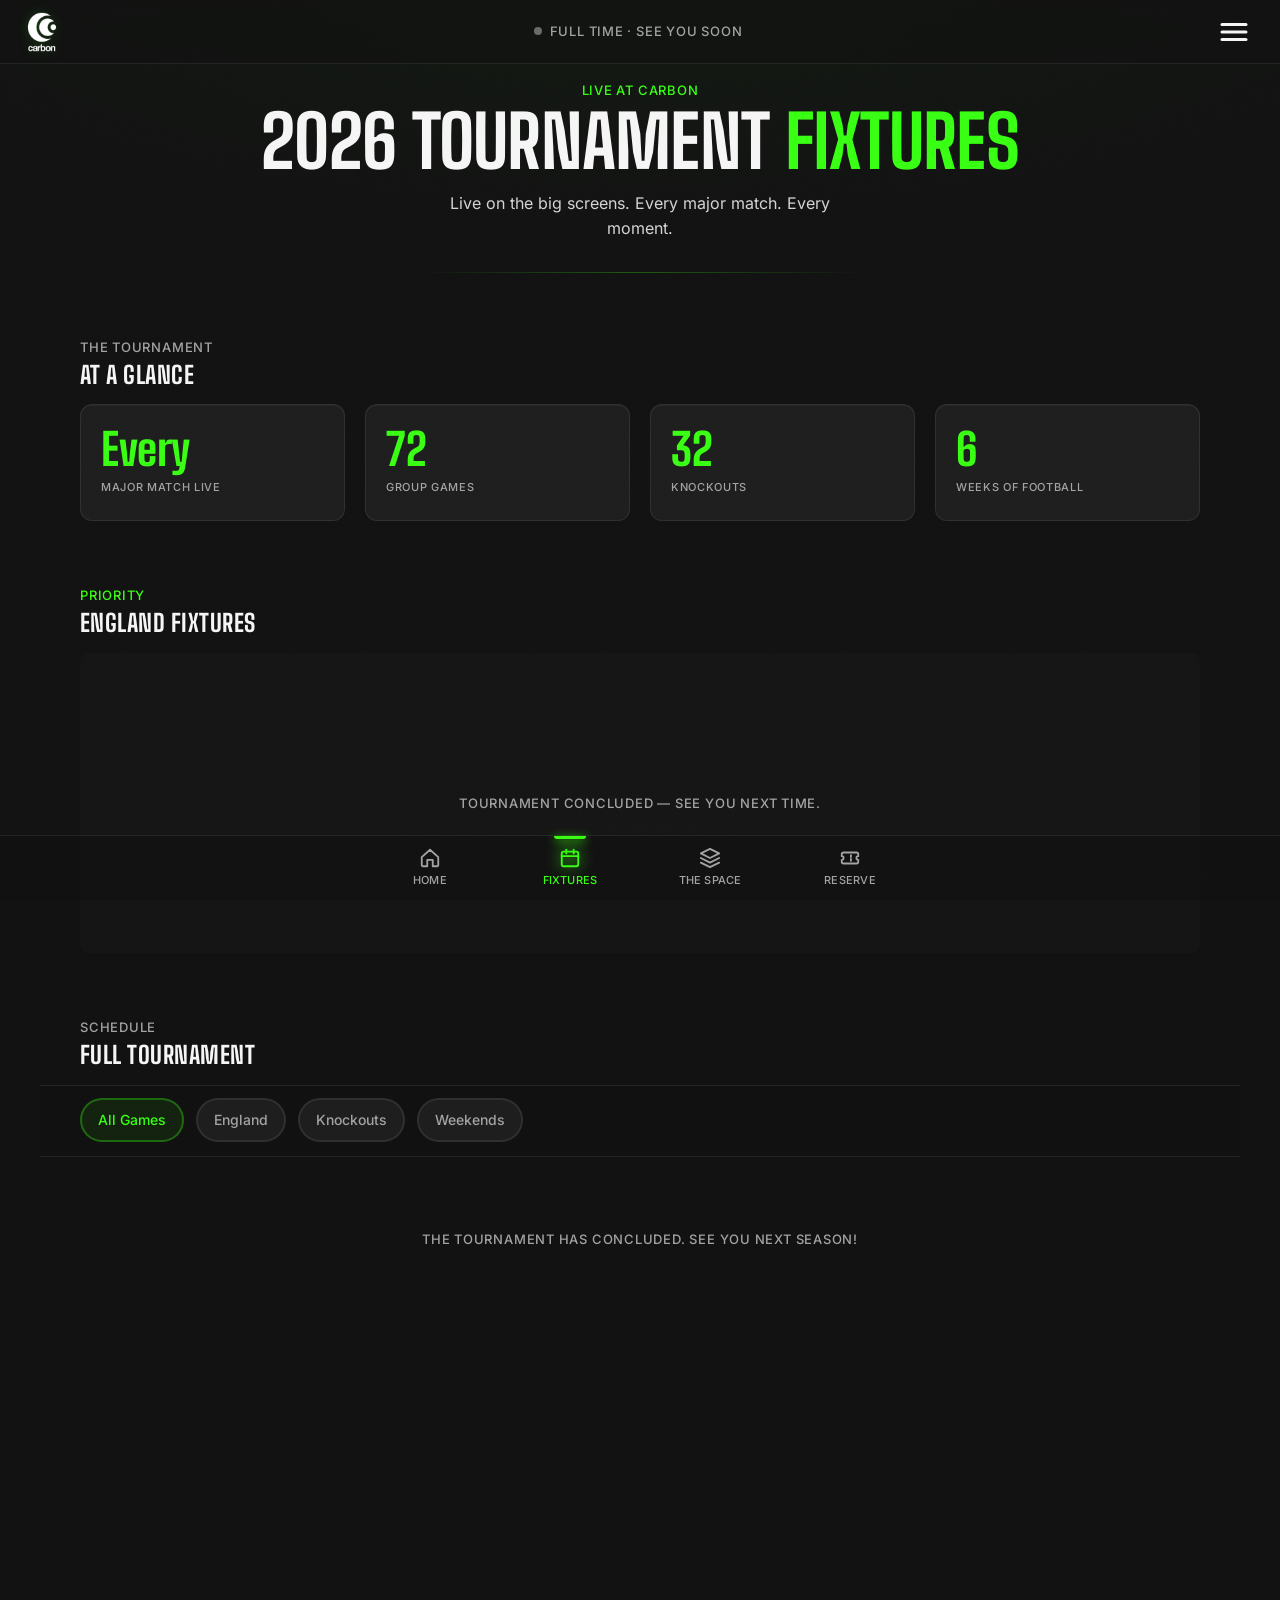
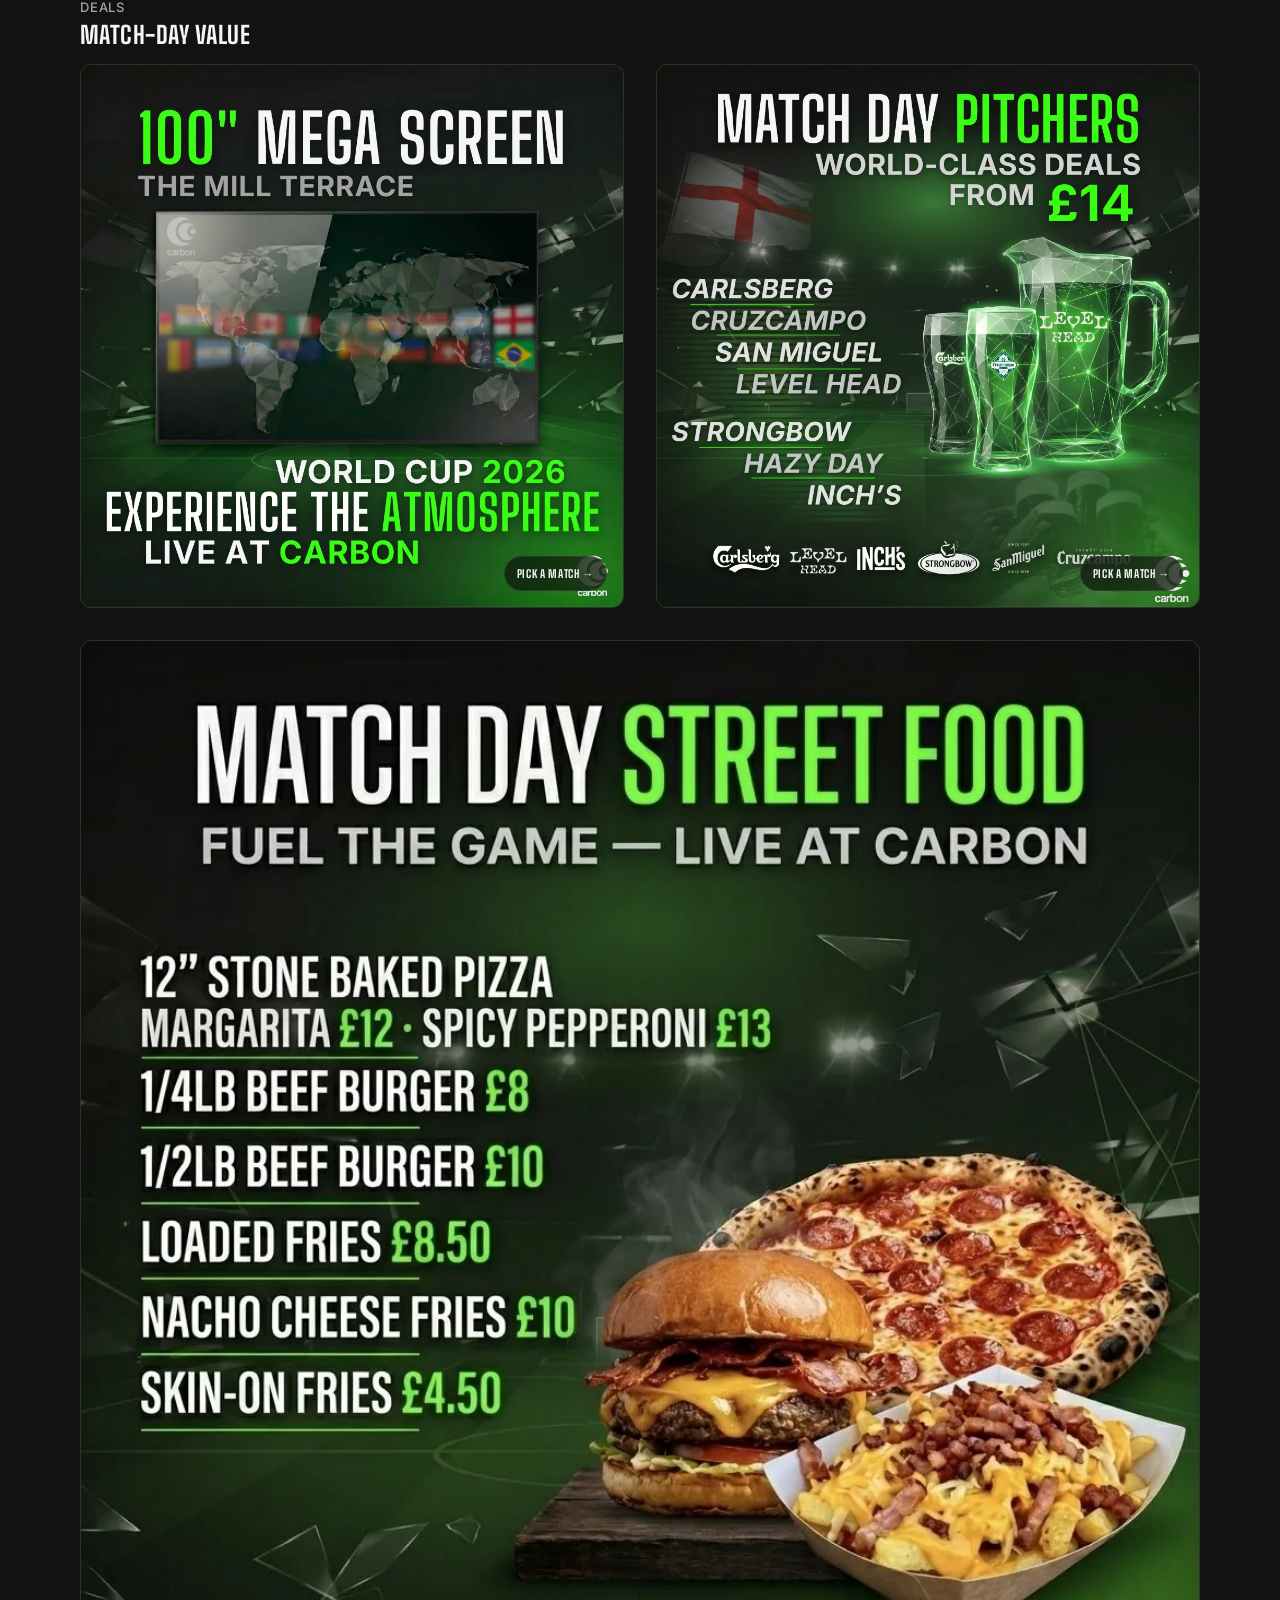
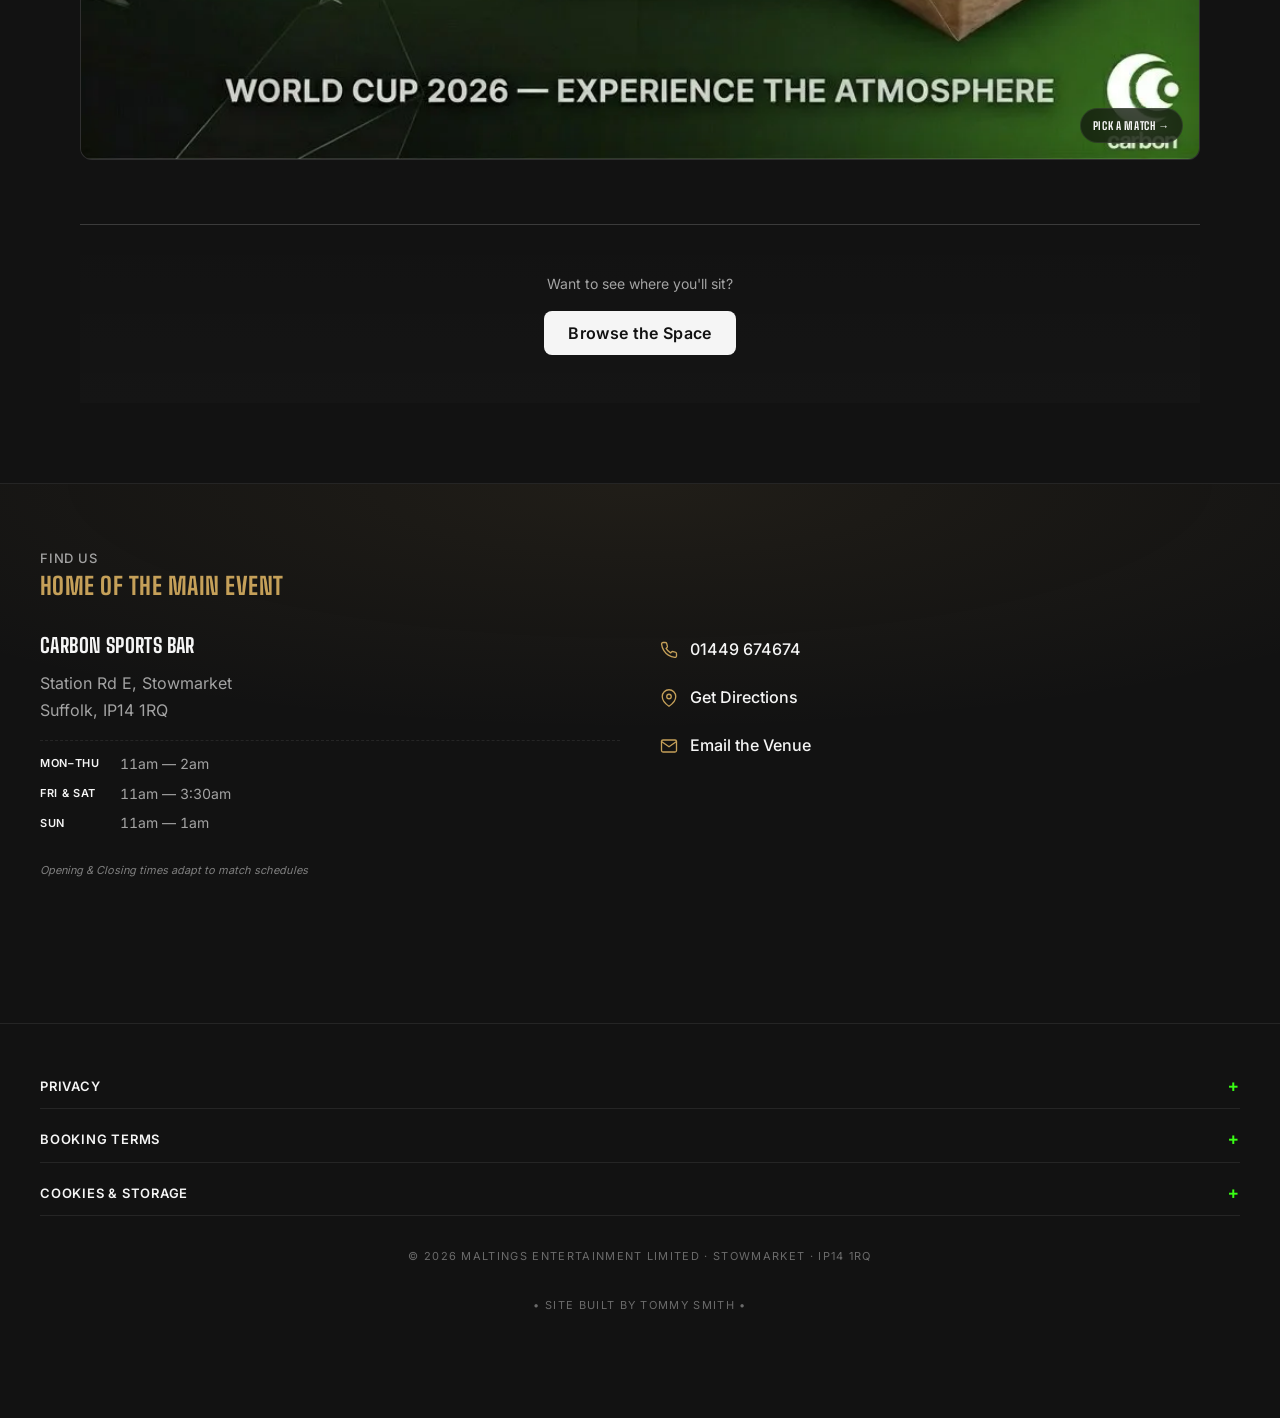
<file: fixtures.html>
<!doctype html>
<html lang="en-GB">
  <head>
    <meta charset="UTF-8" />
    <meta
      name="viewport"
      content="width=device-width, initial-scale=1.0, viewport-fit=cover"
    />
    <meta name="theme-color" content="#121212" />
    <meta name="color-scheme" content="dark" />

    <!-- Favicons & PWA manifest -->
    <link rel="icon" href="/favicon.ico" sizes="any" />
    <link rel="icon" type="image/png" sizes="32x32" href="/favicon-32x32.png" />
    <link rel="icon" type="image/png" sizes="16x16" href="/favicon-16x16.png" />
    <link rel="apple-touch-icon" sizes="180x180" href="/apple-touch-icon.png" />
    <link rel="manifest" href="/site.webmanifest" />

    <title>Fixtures · Carbon Sports Bar</title>
    <meta
      name="description"
      content="Every 2026 World Cup match live at Carbon in Stowmarket. England fixtures, knockouts and the full schedule."
    />
    <link rel="canonical" href="https://carbonfootball.uk/fixtures" />

    <!-- Social share · Open Graph & Twitter Card -->
    <meta property="og:type" content="website" />
    <meta property="og:site_name" content="Carbon Sports Bar" />
    <meta property="og:locale" content="en_GB" />
    <meta property="og:url" content="https://carbonfootball.uk/fixtures" />
    <meta property="og:title" content="Fixtures · Carbon Football" />
    <meta
      property="og:description"
      content="Every 2026 World Cup match live at Carbon. England fixtures, knockouts and the full tournament schedule."
    />
    <meta property="og:image" content="assets/img/og-carbon.webp" />
    <meta property="og:image:width" content="1200" />
    <meta property="og:image:height" content="630" />
    <meta property="og:image:type" content="image/webp" />
    <meta
      property="og:image:alt"
      content="Carbon Sports Bar — Stowmarket's home for live football"
    />

    <meta name="twitter:card" content="summary_large_image" />
    <meta name="twitter:title" content="Fixtures · Carbon Football" />
    <meta
      name="twitter:description"
      content="Every 2026 World Cup match live at Carbon. England fixtures, knockouts and the full tournament schedule."
    />
    <meta name="twitter:image" content="assets/img/og-carbon.webp" />
    <meta
      name="twitter:image:alt"
      content="Carbon Sports Bar — Stowmarket's home for live football"
    />

    <!-- Fonts: self-hosted at /assets/fonts (see base.css @font-face block).
         Preload Big Shoulders 700 — used by the page H1 / display headings. -->
    <link
      rel="preload"
      as="font"
      type="font/woff2"
      href="assets/fonts/big-shoulders-v4-latin-700.woff2"
      crossorigin
    />

    <link rel="stylesheet" href="assets/css/tokens.css" />
    <link rel="stylesheet" href="assets/css/base.css" />
    <link rel="stylesheet" href="assets/css/layout.css" />
    <link rel="stylesheet" href="assets/css/components.css" />
  </head>
  <body>
    <header class="c-header" role="banner">
      <a
        class="c-header__logo"
        href="https://www.welovecarbon.com/sports"
        target="_blank"
        rel="noopener noreferrer"
        aria-label="Carbon Sports Bar — home"
      >
        <img
          class="c-header__logo-mark"
          src="assets/img/carbon-logo.webp"
          alt="Carbon Sports Bar logo"
          width="36"
          height="36"
          decoding="async"
        />
      </a>

      <div
        class="c-header__marquee"
        data-component="marquee"
        aria-label="Match status"
      ></div>

      <button
        class="c-header__more"
        type="button"
        aria-label="Open menu"
        aria-expanded="false"
        aria-controls="mobile-menu"
      >
        <svg viewBox="0 0 24 24" aria-hidden="true">
          <line x1="4" y1="7" x2="20" y2="7" />
          <line x1="4" y1="12" x2="20" y2="12" />
          <line x1="4" y1="17" x2="20" y2="17" />
        </svg>
      </button>
    </header>

    <main class="l-page" id="main">
      <div class="l-page__content p-fixtures">
        <!-- Funnel hint — surfaced + cleared by lib/funnelHint.js when the
             book.html gate redirected the user here with a context message
             (e.g. "Pick a match to continue your booking."). Auto-dismisses
             after a short window; click-to-dismiss also wired. -->
        <div
          id="funnel-hint"
          class="c-funnel-hint"
          role="status"
          aria-live="polite"
          hidden
        >
          <span class="c-funnel-hint__icon" aria-hidden="true">!</span>
          <p class="c-funnel-hint__text"></p>
          <button
            type="button"
            class="c-funnel-hint__dismiss"
            aria-label="Dismiss notification"
          >
            &times;
          </button>
        </div>

        <!-- 1. Page Header -->
        <header class="p-fixtures__header">
          <div class="p-fixtures__header-content">
            <p class="u-caption u-accent">Live at carbon</p>
            <h1 class="u-display">
              2026 Tournament <span class="u-accent">Fixtures</span>
            </h1>
            <p class="u-dim">
              Live on the big screens. Every major match. Every moment.
            </p>
          </div>
          <div class="p-fixtures__divider" aria-hidden="true"></div>
        </header>

        <!-- Zone-aware funnel banner — mounted by fixturesPage.js when the
             user arrives via Path B (zone-first) with ?zone=<slug>. Stays
             hidden during regular fixture browsing so the page reads as a
             general-purpose schedule when there's no booking intent. -->
        <aside
          id="zone-banner"
          class="c-fixture-banner"
          data-component="zone-banner"
          aria-labelledby="zone-banner-name"
          hidden
        >
          <div class="c-fixture-banner__match">
            <span id="zone-banner-name" class="c-fixture-banner__slug"></span>
          </div>
          <div class="c-fixture-banner__hint">
            <span class="c-funnel-step">Step 2 of 3 · Pick your match</span>
            <a href="zones.html" class="c-fixture-banner__change u-caption"
              >Change zone</a
            >
          </div>
        </aside>

        <!-- 2. Stats Band — tournament scope -->
        <section class="c-stats-band c-section" aria-labelledby="stats-heading">
          <header class="c-section-header">
            <div class="c-section-header__text">
              <p class="u-caption">The Tournament</p>
              <h2 id="stats-heading">At a Glance</h2>
            </div>
          </header>
          <ul class="c-stats-band__list" role="list">
            <li class="c-stat-tile">
              <span class="c-stat-tile__num">Every</span>
              <span class="c-stat-tile__label">Major Match Live</span>
            </li>
            <li class="c-stat-tile">
              <span class="c-stat-tile__num">72</span>
              <span class="c-stat-tile__label">Group Games</span>
            </li>
            <li class="c-stat-tile">
              <span class="c-stat-tile__num">32</span>
              <span class="c-stat-tile__label">Knockouts</span>
            </li>
            <li class="c-stat-tile">
              <span class="c-stat-tile__num">6</span>
              <span class="c-stat-tile__label">Weeks of Football</span>
            </li>
          </ul>
        </section>

        <!-- 3. England HQ — Priority Strip (self-contained, no external filter dependency) -->
        <section
          class="c-section"
          aria-labelledby="england-heading"
          id="england-strip"
        >
          <header class="c-section-header">
            <div class="c-section-header__text">
              <p class="u-caption u-accent">Priority</p>
              <h2 id="england-heading">England Fixtures</h2>
            </div>
          </header>
          <ul
            class="c-fixtures-list"
            id="england-fixtures-list"
            role="list"
            aria-busy="true"
          >
            <li class="c-loader" aria-hidden="true">
              <p class="u-caption">Tournament concluded — see you next time.</p>
            </li>
          </ul>
        </section>

        <!-- 4. Full Tournament List — with filter -->
        <section class="c-section" aria-labelledby="schedule-heading">
          <header class="c-section-header" id="schedule-header">
            <div class="c-section-header__text">
              <p class="u-caption">Schedule</p>
              <h2 id="schedule-heading">Full Tournament</h2>
            </div>
          </header>

          <nav
            class="p-fixtures__filters"
            id="fixture-filters"
            data-default-filter="all"
            aria-label="Browse fixtures"
          >
            <div
              class="p-fixtures__filter-track"
              role="group"
              aria-label="Browse fixtures by category"
            >
              <button
                class="c-chip c-chip--active"
                data-filter="all"
                aria-pressed="true"
              >
                All Games
              </button>
              <button class="c-chip" data-filter="england" aria-pressed="false">
                England
              </button>
              <button
                class="c-chip"
                data-filter="knockout"
                aria-pressed="false"
              >
                Knockouts
              </button>
              <button class="c-chip" data-filter="weekend" aria-pressed="false">
                Weekends
              </button>
            </div>
          </nav>

          <div
            id="fixtures-list"
            class="p-fixtures__list"
            aria-busy="true"
            aria-live="polite"
          >
            <div class="c-loader">
              <p class="u-caption">Tournament concluded — see you next time.</p>
            </div>
          </div>
        </section>

        <!-- 5. Match-Day Deals -->
        <section class="c-section" aria-labelledby="deals-heading">
          <header class="c-section-header">
            <div class="c-section-header__text">
              <p class="u-caption">Deals</p>
              <h2 id="deals-heading">Match-Day Value</h2>
            </div>
          </header>
          <ul class="c-promo-list" role="list">
            <li class="c-promo-item">
              <a
                href="#england-strip"
                class="c-promo-item__link"
                aria-label="Pick a match — 100 inch screen in the Mill Terrace"
              >
                <img
                  class="c-promo-item__media"
                  src="assets/img/promo-tv.webp"
                  alt="100 inch Screen in the Mill Terrace"
                  loading="lazy"
                  decoding="async"
                  width="1000"
                  height="1000"
                />
                <span class="c-promo-item__cta" aria-hidden="true"
                  >Pick a Match &rarr;</span
                >
              </a>
            </li>
            <li class="c-promo-item">
              <a
                href="#england-strip"
                class="c-promo-item__link"
                aria-label="Pick a match — pitcher deal available on match days"
              >
                <img
                  class="c-promo-item__media"
                  src="assets/img/pitcher-deal.webp"
                  alt="4 pint pitcher deal · from £14"
                  loading="lazy"
                  decoding="async"
                  width="1000"
                  height="1000"
                />
                <span class="c-promo-item__cta" aria-hidden="true"
                  >Pick a Match &rarr;</span
                >
              </a>
            </li>
            <li class="c-promo-item c-promo-item--feature">
              <a
                href="#england-strip"
                class="c-promo-item__link"
                aria-label="Pick a match — match day street food menu at Carbon"
              >
                <img
                  class="c-promo-item__media"
                  src="assets/img/food-promotion.webp"
                  alt="Match day street food at Carbon — stone-baked pizza, beef burgers, loaded fries from £4.50"
                  loading="lazy"
                  decoding="async"
                  width="1000"
                  height="1000"
                />
                <span class="c-promo-item__cta" aria-hidden="true"
                  >Pick a Match &rarr;</span
                >
              </a>
            </li>
          </ul>
        </section>

        <!-- 6. Tactical Footer CTA — offers Path B (zone-first) to anyone who
             scrolled past every fixture without picking one. -->
        <footer class="p-fixtures__footer">
          <p class="u-text-secondary u-small">Want to see where you'll sit?</p>
          <a href="zones.html" class="c-button c-button--ghost">
            Browse the Space
          </a>
        </footer>

        <!-- 7. Visit Section — universal closer -->
        <section class="c-visit" aria-labelledby="visit-heading">
          <div class="c-visit__inner">
            <header class="c-visit__header">
              <p class="u-caption">Find Us</p>
              <h2 id="visit-heading" class="c-visit__title">
                Home of the main event
              </h2>
            </header>

            <div class="c-visit__body">
              <div class="c-visit__location">
                <address class="c-visit__address">
                  <strong>Carbon Sports Bar</strong>
                  Station Rd E, Stowmarket<br />
                  Suffolk, IP14 1RQ
                </address>

                <dl class="c-visit__hours">
                  <dt>Mon–Thu</dt>
                  <dd>11am — 2am</dd>
                  <dt>Fri & Sat</dt>
                  <dd>11am — 3:30am</dd>
                  <dt>Sun</dt>
                  <dd>11am — 1am</dd>
                </dl>
                <p class="c-visit__hourscopy">
                  Opening & Closing times adapt to match schedules
                </p>
              </div>

              <ul class="c-visit__links" role="list">
                <li>
                  <a href="tel:+441449674674" class="c-visit__link">
                    <svg viewBox="0 0 24 24" aria-hidden="true">
                      <path
                        d="M22 16.92v3a2 2 0 0 1-2.18 2 19.79 19.79 0 0 1-8.63-3.07 19.5 19.5 0 0 1-6-6 19.79 19.79 0 0 1-3.07-8.67A2 2 0 0 1 4.11 2h3a2 2 0 0 1 2 1.72 12.84 12.84 0 0 0 .7 2.81 2 2 0 0 1-.45 2.11L8.09 9.91a16 16 0 0 0 6 6l1.27-1.27a2 2 0 0 1 2.11-.45 12.84 12.84 0 0 0 2.81.7A2 2 0 0 1 22 16.92z"
                      />
                    </svg>
                    01449 674674
                  </a>
                </li>
                <li>
                  <a
                    href="https://www.google.com/maps/search/?api=1&query=Carbon+Sports+Bar+Stowmarket"
                    class="c-visit__link"
                    target="_blank"
                    rel="noopener noreferrer"
                  >
                    <svg viewBox="0 0 24 24" aria-hidden="true">
                      <path
                        d="M21 10c0 7-9 13-9 13s-9-6-9-13a9 9 0 0 1 18 0z"
                      />
                      <circle cx="12" cy="10" r="3" />
                    </svg>
                    Get Directions
                  </a>
                </li>
                <li>
                  <a href="mailto:hello@mill.restaurant" class="c-visit__link">
                    <svg viewBox="0 0 24 24" aria-hidden="true">
                      <path
                        d="M4 4h16c1.1 0 2 .9 2 2v12c0 1.1-.9 2-2 2H4c-1.1 0-2-.9-2-2V6c0-1.1.9-2 2-2z"
                      />
                      <polyline points="22,6 12,13 2,6" />
                    </svg>
                    Email the Venue
                  </a>
                </li>
              </ul>
            </div>
          </div>
        </section>
      </div>
    </main>

    <!-- =========================================================================
       FOOTER · Legal accordion (Privacy / Booking Terms / Cookies)
       Native <details> — zero JS. Sits outside <main> so the browser
       applies the implicit `contentinfo` landmark role.
       ========================================================================= -->
    <footer class="c-site-footer">
      <div class="c-site-footer__inner">
        <details class="c-site-footer__item">
          <summary class="c-site-footer__summary">Privacy</summary>
          <div class="c-site-footer__body">
            <p>
              <strong>Maltings Entertainment LTD</strong> (Carbon Sports Bar //
              Station Rd E, Stowmarket, Suffolk IP14 1RQ) is the data controller
              for bookings made through this site.
            </p>
            <p>
              When you reserve a table, we collect your
              <strong>name, email, phone</strong>, party size, and your selected
              fixture, date, time, and venue zone. This data is processed via
              <strong>Tally.so</strong>, stored in
              <strong>Google Sheets</strong> and used to operate the booking
              system, with confirmation emails sent via <strong>Brevo</strong>.
              These services act as data processors on our behalf.
            </p>
            <p>
              <strong>Lawful basis:</strong> contract performance (UK GDPR Art.
              6(1)(b)) — required to manage and fulfil your reservation. Booking
              data is retained until the relevant fixture has taken place and
              operational reconciliation is complete, and is deleted within 30
              days thereafter.
            </p>
            <p>
              We do not currently use tracking cookies, advertising cookies, or
              marketing profiling. You can request access, correction, deletion,
              or portability of your data at any time by contacting
              <a href="mailto:bookings.carbon@gmail.com"
                >bookings.carbon@gmail.com</a
              >
              or calling <a href="tel:+441449674674">01449 674674</a>. You may
              also raise concerns with the UK Information Commissioner at
              <a
                href="https://ico.org.uk"
                target="_blank"
                rel="noopener noreferrer"
                >ico.org.uk</a
              >.
            </p>
          </div>
        </details>

        <details class="c-site-footer__item">
          <summary class="c-site-footer__summary">Booking Terms</summary>
          <div class="c-site-footer__body">
            <ul>
              <li>
                Your booking is locked in once you've clicked the link in
                the verification email and seen the confirmation page. If
                the email doesn't arrive within a few minutes, check your
                spam folder or call the venue.
              </li>
              <li>
                Bookings are tied to kickoff. Please arrive as early as
                possible — if you haven't arrived at least
                <strong>1 hour before kickoff</strong>, your table may be
                forfeited.
              </li>
              <li>
                Online booking closes
                <strong>3 hours before kickoff</strong>. Walk-ins remain welcome
                — call <a href="tel:+441449674674">01449 674674</a> to check
                availability.
              </li>
              <li>
                Groups of 1–20 can book online. For larger parties please call
                the venue.
              </li>
              <li>
                We reserve the right to relocate guests within the same zone if
                seating capacity requires.
              </li>
            </ul>
          </div>
        </details>

        <details class="c-site-footer__item">
          <summary class="c-site-footer__summary">
            Cookies &amp; Storage
          </summary>
          <div class="c-site-footer__body">
            <p>
              No tracking cookies. No advertising cookies. No third-party
              analytics that profile you.
            </p>
            <p>
              The booking funnel uses two short-lived browser-storage entries:
            </p>
            <ul>
              <li>
                <strong>sessionStorage</strong>
                <code>carbon_funnel_redirect_hint</code> — a single contextual
                message after the booking gate redirects you; deleted as soon as
                it's read.
              </li>
              <li>
                <strong>localStorage</strong>
                <code>carbon_match_data_cache</code> — match-schedule cache (max
                5 days), so fixtures still load if the data feed is briefly
                unreachable.
              </li>
            </ul>
            <p>
              Both are strictly functional and don't require consent under UK
              PECR. Clearing your browser's storage removes them at any time.
            </p>
          </div>
        </details>

        <p class="c-site-footer__meta">
          © 2026 Maltings Entertainment Limited · Stowmarket · IP14 1RQ
        </p>

        <p class="c-site-footer__meta">• Site Built By Tommy Smith •</p>
      </div>
    </footer>

    <nav class="c-nav" aria-label="Primary navigation">
      <ul class="c-nav__list" role="list">
        <li>
          <a class="c-nav__item" href="index.html">
            <svg class="c-nav__icon" viewBox="0 0 24 24" aria-hidden="true">
              <path
                d="M3 11 L12 3 L21 11 L21 20 A1 1 0 0 1 20 21 L15 21 L15 14 L9 14 L9 21 L4 21 A1 1 0 0 1 3 20 Z"
              />
            </svg>
            <span>Home</span>
          </a>
        </li>
        <li>
          <a class="c-nav__item" href="fixtures.html" aria-current="page">
            <svg class="c-nav__icon" viewBox="0 0 24 24" aria-hidden="true">
              <rect x="3" y="5" width="18" height="16" rx="2" />
              <line x1="3" y1="10" x2="21" y2="10" />
              <line x1="8" y1="3" x2="8" y2="7" />
              <line x1="16" y1="3" x2="16" y2="7" />
            </svg>
            <span>Fixtures</span>
          </a>
        </li>
        <li>
          <a class="c-nav__item" href="zones.html">
            <svg class="c-nav__icon" viewBox="0 0 24 24" aria-hidden="true">
              <path d="M12 2 L22 7 L12 12 L2 7 Z" />
              <polyline points="2 12 12 17 22 12" />
              <polyline points="2 17 12 22 22 17" />
            </svg>
            <span>The Space</span>
          </a>
        </li>
        <li>
          <a class="c-nav__item" href="fixtures.html" data-nav-role="funnel">
            <svg class="c-nav__icon" viewBox="0 0 24 24" aria-hidden="true">
              <path
                d="M3 8 A2 2 0 0 1 5 6 L19 6 A2 2 0 0 1 21 8 L21 10 A2 2 0 0 0 21 14 L21 16 A2 2 0 0 1 19 18 L5 18 A2 2 0 0 1 3 16 L3 14 A2 2 0 0 0 3 10 Z"
              />
              <line x1="13" y1="9" x2="13" y2="11" />
              <line x1="13" y1="13" x2="13" y2="15" />
            </svg>
            <span>Reserve</span>
          </a>
        </li>
      </ul>
    </nav>

    <nav class="c-mobile-nav" id="mobile-menu" aria-hidden="true">
      <div class="c-mobile-nav__inner">
        <ul class="c-mobile-nav__list" role="list">
          <li>
            <a href="index.html" class="c-mobile-nav__link u-display">Home</a>
          </li>
          <li>
            <a
              href="fixtures.html"
              class="c-mobile-nav__link u-display"
              aria-current="page"
              >Fixtures</a
            >
          </li>
          <li>
            <a href="zones.html" class="c-mobile-nav__link u-display"
              >The Space</a
            >
          </li>
          <li>
            <a
              href="fixtures.html"
              class="c-mobile-nav__link u-display"
              data-nav-role="funnel"
              >Book a Bench</a
            >
          </li>
          <li>
            <a
              href="https://www.mill.restaurant/"
              class="c-mobile-nav__link u-display"
              target="_blank"
              rel="noopener noreferrer"
              >The Mill</a
            >
          </li>
          <li>
            <a
              href="https://welovecarbon.com/sports"
              class="c-mobile-nav__link u-display"
              target="_blank"
              rel="noopener noreferrer"
              >Carbon Sports Bar</a
            >
          </li>
        </ul>
        <footer class="c-mobile-nav__footer">
          <p class="u-caption">Carbon · Stowmarket</p>
          <div class="c-mobile-nav__socials">
            <a
              href="https://www.instagram.com/carbonstowmarket/"
              class="c-mobile-nav__social"
              target="_blank"
              rel="noopener noreferrer"
              aria-label="Carbon Sports Bar on Instagram"
            >
              <svg viewBox="0 0 24 24" aria-hidden="true">
                <rect x="2" y="2" width="20" height="20" rx="5" ry="5" />
                <path d="M16 11.37A4 4 0 1 1 12.63 8 4 4 0 0 1 16 11.37z" />
                <line x1="17.5" y1="6.5" x2="17.51" y2="6.5" />
              </svg>
            </a>
            <a
              href="https://www.facebook.com/carbonstowmarket"
              class="c-mobile-nav__social"
              target="_blank"
              rel="noopener noreferrer"
              aria-label="Carbon Sports Bar on Facebook"
            >
              <svg viewBox="0 0 24 24" aria-hidden="true">
                <path
                  d="M18 2h-3a5 5 0 0 0-5 5v3H7v4h3v8h4v-8h3l1-4h-4V7a1 1 0 0 1 1-1h3z"
                />
              </svg>
            </a>
            <a
              href="https://www.tiktok.com/@carbonstowmarket"
              class="c-mobile-nav__social"
              target="_blank"
              rel="noopener noreferrer"
              aria-label="Carbon Sports Bar on TikTok"
            >
              <svg viewBox="0 0 24 24" aria-hidden="true">
                <path d="M9 12a4 4 0 1 0 4 4V4a5 5 0 0 0 5 5" />
              </svg>
            </a>
          </div>
        </footer>
      </div>
    </nav>

    <script type="module" src="assets/js/app.js"></script>
  </body>
</html>
</file>
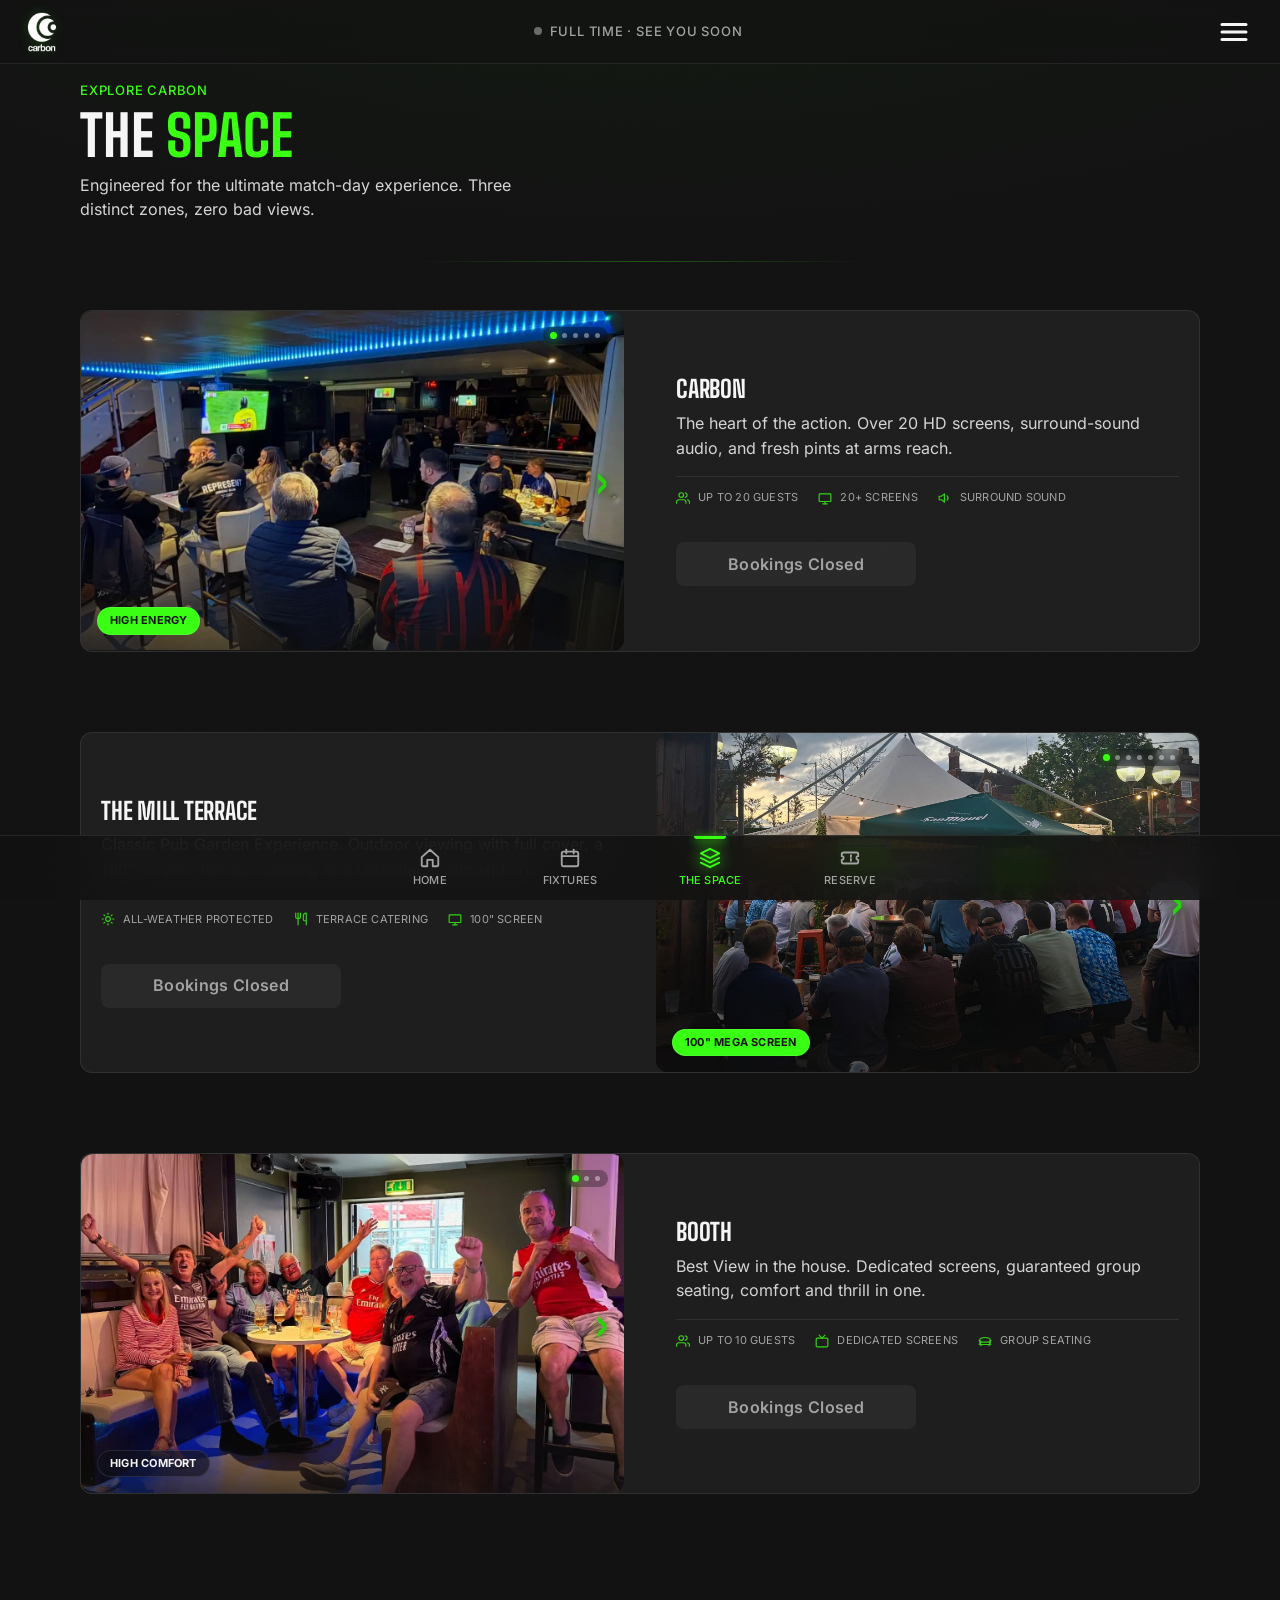
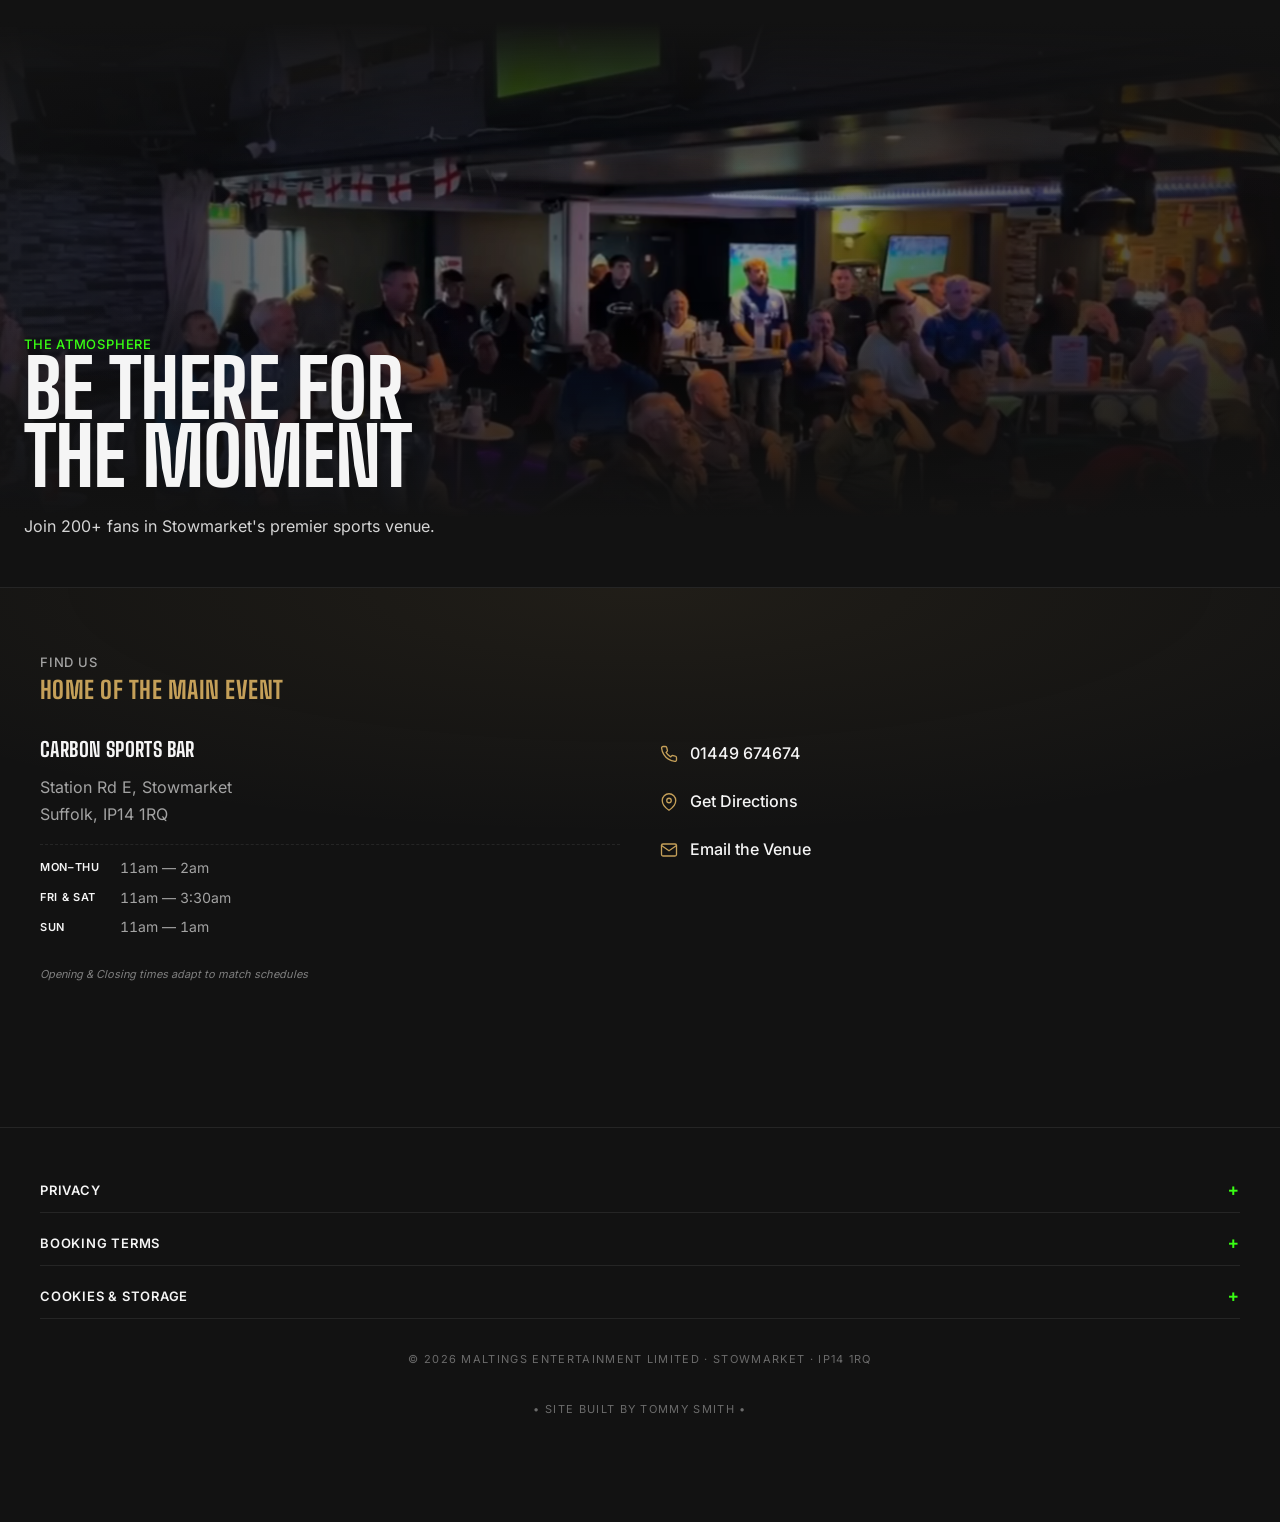
<file: zones.html>
<!doctype html>
<html lang="en-GB">
  <head>
    <meta charset="UTF-8" />
    <meta
      name="viewport"
      content="width=device-width, initial-scale=1.0, viewport-fit=cover"
    />
    <meta name="theme-color" content="#121212" />
    <meta name="color-scheme" content="dark" />

    <!-- Favicons & PWA manifest -->
    <link rel="icon" href="/favicon.ico" sizes="any" />
    <link rel="icon" type="image/png" sizes="32x32" href="/favicon-32x32.png" />
    <link rel="icon" type="image/png" sizes="16x16" href="/favicon-16x16.png" />
    <link rel="apple-touch-icon" sizes="180x180" href="/apple-touch-icon.png" />
    <link rel="manifest" href="/site.webmanifest" />

    <title>The Space · Carbon Sports Bar</title>
    <meta
      name="description"
      content="Three distinct zones — Carbon, The Mill Terrace & Booth. Engineered for the ultimate match-day experience at Carbon in Stowmarket."
    />
    <link rel="canonical" href="https://carbonfootball.uk/zones" />

    <!-- Social share · Open Graph & Twitter Card -->
    <meta property="og:type" content="website" />
    <meta property="og:site_name" content="Carbon Sports Bar" />
    <meta property="og:locale" content="en_GB" />
    <meta property="og:url" content="https://carbonfootball.uk/zones" />
    <meta property="og:title" content="The Space · Carbon Football" />
    <meta
      property="og:description"
      content="Carbon, The Mill Terrace, Booth — three distinct zones built for the ultimate match-day experience."
    />
    <meta property="og:image" content="assets/img/og-carbon.webp" />
    <meta property="og:image:width" content="1200" />
    <meta property="og:image:height" content="630" />
    <meta property="og:image:type" content="image/webp" />
    <meta
      property="og:image:alt"
      content="Carbon Sports Bar — Stowmarket's home for live football"
    />

    <meta name="twitter:card" content="summary_large_image" />
    <meta name="twitter:title" content="The Space · Carbon Football" />
    <meta
      name="twitter:description"
      content="Carbon, The Mill Terrace, Booth — three distinct zones built for the ultimate match-day experience."
    />
    <meta name="twitter:image" content="assets/img/og-carbon.webp" />
    <meta
      name="twitter:image:alt"
      content="Carbon Sports Bar — Stowmarket's home for live football"
    />

    <!-- Fonts: self-hosted at /assets/fonts (see base.css @font-face block).
         Preload Big Shoulders 700 — used by the page H1 / display headings. -->
    <link
      rel="preload"
      as="font"
      type="font/woff2"
      href="assets/fonts/big-shoulders-v4-latin-700.woff2"
      crossorigin
    />

    <!-- Styles: load order matters (tokens → base → layout → components) -->
    <link rel="stylesheet" href="assets/css/tokens.css" />
    <link rel="stylesheet" href="assets/css/base.css" />
    <link rel="stylesheet" href="assets/css/layout.css" />
    <link rel="stylesheet" href="assets/css/components.css" />
  </head>
  <body>
    <!-- =========================================================================
       HEADER · Logo · Marquee · More
       ========================================================================= -->
    <header class="c-header" role="banner">
      <a
        class="c-header__logo"
        href="https://www.welovecarbon.com/sports"
        target="_blank"
        rel="noopener noreferrer"
        aria-label="Carbon Sports Bar — home"
      >
        <img
          class="c-header__logo-mark"
          src="assets/img/carbon-logo.webp"
          alt="Carbon Sports Bar logo"
          width="36"
          height="36"
          decoding="async"
        />
      </a>

      <div
        class="c-header__marquee"
        data-component="marquee"
        aria-label="Match status"
      >
        <!-- Marquee mounts here on JS load -->
      </div>

      <button
        class="c-header__more"
        type="button"
        aria-label="Open menu"
        aria-expanded="false"
        aria-controls="mobile-menu"
      >
        <svg viewBox="0 0 24 24" aria-hidden="true">
          <line x1="4" y1="7" x2="20" y2="7" />
          <line x1="4" y1="12" x2="20" y2="12" />
          <line x1="4" y1="17" x2="20" y2="17" />
        </svg>
      </button>
    </header>

    <!-- =========================================================================
       PAGE CONTENT
       ========================================================================= -->

    <main class="l-page" id="main">
      <div class="l-page__content p-zones">
        <!-- Funnel hint — surfaced + cleared by lib/funnelHint.js when the
             book.html gate redirected the user here with a context message
             (e.g. "Pick a zone to continue your booking."). Auto-dismisses
             after a short window; click-to-dismiss also wired. -->
        <div
          id="funnel-hint"
          class="c-funnel-hint"
          role="status"
          aria-live="polite"
          hidden
        >
          <span class="c-funnel-hint__icon" aria-hidden="true">!</span>
          <p class="c-funnel-hint__text"></p>
          <button
            type="button"
            class="c-funnel-hint__dismiss"
            aria-label="Dismiss notification"
          >
            &times;
          </button>
        </div>

        <header class="c-section-header c-section-header--hero">
          <div class="c-section-header__text">
            <p class="u-caption u-accent">Explore Carbon</p>
            <h1 class="u-display">The <span class="u-accent">Space</span></h1>
            <p class="u-dim p-zones__lede">
              Engineered for the ultimate match-day experience. Three distinct
              zones, zero bad views.
            </p>
          </div>
          <div class="p-fixtures__divider" aria-hidden="true"></div>
        </header>

        <aside
          class="c-fixture-banner"
          id="fixture-banner"
          data-component="fixture-banner"
          aria-labelledby="banner-slug"
          hidden
        >
          <div class="c-fixture-banner__match">
            <span
              class="c-fixture-banner__flag"
              id="banner-flag-a"
              aria-hidden="true"
            ></span>
            <span id="banner-slug" class="c-fixture-banner__slug"></span>
            <span
              class="c-fixture-banner__flag"
              id="banner-flag-b"
              aria-hidden="true"
            ></span>
          </div>
          <div class="c-fixture-banner__hint">
            <span id="banner-meta" class="u-caption u-accent"></span>
            <a href="fixtures.html" class="c-fixture-banner__change u-caption"
              >Change match</a
            >
          </div>
        </aside>

        <h2 id="zone-cue" class="c-zone-cue" hidden>
          <span class="c-zone-cue__step c-funnel-step">Step 2 of 3</span>
          <span class="c-zone-cue__heading"
            >Pick Your <span class="u-accent">Zone</span></span
          >
        </h2>

        <div class="c-zone-list">
          <article
            id="carboncard"
            class="c-zone-card"
            data-component="zone-slider"
          >
            <div class="c-zone-card__media">
              <div class="c-zone-card__slider">
                <img
                  src="assets/img/sports-bar-1.webp"
                  alt="Carbon view 1"
                  decoding="async"
                />
                <img
                  src="assets/img/sports-bar-3.webp"
                  alt="Carbon view 2"
                  loading="lazy"
                  decoding="async"
                />
                <img
                  src="assets/img/sports-bar-2.webp"
                  alt="Carbon view 3"
                  loading="lazy"
                  decoding="async"
                />
                <img
                  src="assets/img/sports-bar-4.webp"
                  alt="Carbon view 4"
                  loading="lazy"
                  decoding="async"
                />
                <img
                  src="assets/img/sports-bar-5.webp"
                  alt="Carbon view 5"
                  loading="lazy"
                  decoding="async"
                />
              </div>
              <div class="c-zone-card__pagination"></div>
              <div class="c-zone-card__overlay">
                <span class="c-tag c-tag--pitch">High Energy</span>
              </div>
            </div>

            <div class="c-zone-card__content">
              <h2 class="u-display">Carbon</h2>
              <p class="u-dim">
                The heart of the action. Over 20 HD screens, surround-sound
                audio, and fresh pints at arms reach.
              </p>

              <ul class="c-zone-meta" role="list">
                <li class="c-zone-meta__item">
                  <svg
                    viewBox="0 0 24 24"
                    fill="none"
                    stroke="currentColor"
                    stroke-width="2"
                  >
                    <path d="M17 21v-2a4 4 0 0 0-4-4H5a4 4 0 0 0-4 4v2"></path>
                    <circle cx="9" cy="7" r="4"></circle>
                    <path d="M23 21v-2a4 4 0 0 0-3-3.87"></path>
                    <path d="M16 3.13a4 4 0 0 1 0 7.75"></path>
                  </svg>
                  <span>Up to 20 Guests</span>
                </li>
                <li class="c-zone-meta__item">
                  <svg
                    viewBox="0 0 24 24"
                    fill="none"
                    stroke="currentColor"
                    stroke-width="2"
                  >
                    <rect x="2" y="5" width="20" height="13" rx="1"></rect>
                    <line x1="8" y1="22" x2="16" y2="22"></line>
                    <line x1="12" y1="18" x2="12" y2="22"></line>
                  </svg>
                  <span>20+ Screens</span>
                </li>
                <li class="c-zone-meta__item">
                  <svg
                    viewBox="0 0 24 24"
                    fill="none"
                    stroke="currentColor"
                    stroke-width="2"
                  >
                    <path d="M11 5L6 9H2v6h4l5 4V5z"></path>
                    <path d="M15.54 8.46a5 5 0 0 1 0 7.07"></path>
                  </svg>
                  <span>Surround Sound</span>
                </li>
              </ul>

              <a
                href="fixtures.html?zone=carbon"
                class="c-button c-button--primary"
                >Book a Bench</a
              >
            </div>
          </article>

          <article
            id="terracecard"
            class="c-zone-card"
            data-component="zone-slider"
          >
            <div class="c-zone-card__media">
              <div class="c-zone-card__slider">
                <img
                  src="assets/img/Terrace-new-3.webp"
                  alt="Terrace view 1"
                  loading="lazy"
                  decoding="async"
                />
                <img
                  src="assets/img/terrace-2.webp"
                  alt="Terrace view 2"
                  loading="lazy"
                  decoding="async"
                />
                <img
                  src="assets/img/terrace-new-4.webp"
                  alt="Terrace view 3"
                  loading="lazy"
                  decoding="async"
                />
                <img
                  src="assets/img/terrace-4.webp"
                  alt="Terrace view 4"
                  loading="lazy"
                  decoding="async"
                />
                <img
                  src="assets/img/terrace-1.webp"
                  alt="Terrace view 5"
                  loading="lazy"
                  decoding="async"
                />
                <img
                  src="assets/img/terrace-new-2.webp"
                  alt="Terrace view 6"
                  loading="lazy"
                  decoding="async"
                />
                <img
                  src="assets/img/terrace-new-1.webp"
                  alt="Terrace view 7"
                  loading="lazy"
                  decoding="async"
                />
              </div>
              <div class="c-zone-card__pagination"></div>
              <div class="c-zone-card__overlay">
                <span class="c-tag c-tag--pitch">100" MEGA SCREEN</span>
              </div>
            </div>

            <div class="c-zone-card__content">
              <h2 class="u-display">The Mill Terrace</h2>
              <p class="u-dim">
                Classic Pub Garden Experience. Outdoor viewing with full cover,
                a 100" screen, terrace catering and unbeatable atmosphere.
              </p>

              <ul class="c-zone-meta" role="list">
                <li class="c-zone-meta__item">
                  <svg
                    viewBox="0 0 24 24"
                    fill="none"
                    stroke="currentColor"
                    stroke-width="2"
                  >
                    <circle cx="12" cy="12" r="4"></circle>
                    <path d="M12 2v2"></path>
                    <path d="M12 20v2"></path>
                    <path d="m4.93 4.93 1.41 1.41"></path>
                    <path d="m17.66 17.66 1.41 1.41"></path>
                    <path d="M2 12h2"></path>
                    <path d="M20 12h2"></path>
                    <path d="m6.34 17.66-1.41 1.41"></path>
                    <path d="m19.07 4.93-1.41 1.41"></path>
                  </svg>
                  <span>All-weather protected</span>
                </li>
                <li class="c-zone-meta__item">
                  <svg
                    viewBox="0 0 24 24"
                    fill="none"
                    stroke="currentColor"
                    stroke-width="2"
                  >
                    <path d="M3 2v7c0 1.1.9 2 2 2h4a2 2 0 0 0 2-2V2"></path>
                    <path d="M7 2v20"></path>
                    <path
                      d="M21 15V2a5 5 0 0 0-5 5v6c0 1.1.9 2 2 2h3Zm0 0v7"
                    ></path>
                  </svg>
                  <span>Terrace Catering</span>
                </li>
                <li class="c-zone-meta__item">
                  <svg
                    viewBox="0 0 24 24"
                    fill="none"
                    stroke="currentColor"
                    stroke-width="2"
                  >
                    <rect x="2" y="5" width="20" height="13" rx="1"></rect>
                    <line x1="8" y1="22" x2="16" y2="22"></line>
                    <line x1="12" y1="18" x2="12" y2="22"></line>
                  </svg>
                  <span>100" Screen</span>
                </li>
              </ul>

              <a
                href="fixtures.html?zone=terrace"
                class="c-button c-button--primary"
                >Book the Terrace</a
              >
            </div>
          </article>

          <article
            id="vipcard"
            class="c-zone-card"
            data-component="zone-slider"
          >
            <div class="c-zone-card__media">
              <div class="c-zone-card__slider">
                <img
                  src="assets/img/booths-1.webp"
                  alt="Booth view 1"
                  loading="lazy"
                  decoding="async"
                />
                <img
                  src="assets/img/booths-2.webp"
                  alt="Booth view 2"
                  loading="lazy"
                  decoding="async"
                />
                <img
                  src="assets/img/booths-3.webp"
                  alt="Booth view 3"
                  loading="lazy"
                  decoding="async"
                />
              </div>
              <div class="c-zone-card__pagination"></div>
              <div class="c-zone-card__overlay">
                <span class="c-tag c-tag--glass">High Comfort</span>
              </div>
            </div>

            <div class="c-zone-card__content">
              <h2 class="u-display">Booth</h2>
              <p class="u-dim">
                Best View in the house. Dedicated screens, guaranteed group
                seating, comfort and thrill in one.
              </p>

              <ul class="c-zone-meta" role="list">
                <li class="c-zone-meta__item">
                  <svg
                    viewBox="0 0 24 24"
                    fill="none"
                    stroke="currentColor"
                    stroke-width="2"
                  >
                    <path d="M17 21v-2a4 4 0 0 0-4-4H5a4 4 0 0 0-4 4v2"></path>
                    <circle cx="9" cy="7" r="4"></circle>
                    <path d="M23 21v-2a4 4 0 0 0-3-3.87"></path>
                    <path d="M16 3.13a4 4 0 0 1 0 7.75"></path>
                  </svg>
                  <span>Up to 10 Guests</span>
                </li>
                <li class="c-zone-meta__item">
                  <svg
                    viewBox="0 0 24 24"
                    fill="none"
                    stroke="currentColor"
                    stroke-width="2"
                  >
                    <rect
                      x="2"
                      y="7"
                      width="20"
                      height="15"
                      rx="2"
                      ry="2"
                    ></rect>
                    <polyline points="17 2 12 7 7 2"></polyline>
                  </svg>
                  <span>Dedicated Screens</span>
                </li>
                <li class="c-zone-meta__item">
                  <svg
                    viewBox="0 0 24 24"
                    fill="none"
                    stroke="currentColor"
                    stroke-width="2"
                    stroke-linecap="round"
                    stroke-linejoin="round"
                  >
                    <path d="M3 14V10C3 7 5 6 12 6C19 6 21 7 21 10V14"></path>
                    <path d="M2 11C2 11 3.5 11 4 13V16C4 17 3 18 2 18"></path>
                    <path
                      d="M22 11C22 11 20.5 11 20 13V16C20 17 21 18 22 18"
                    ></path>
                    <path
                      d="M4 14H20C21 14 21 18 20 18H4C3 18 3 14 4 14Z"
                    ></path>
                    <line x1="6" y1="18" x2="5" y2="20"></line>
                    <line x1="18" y1="18" x2="19" y2="20"></line>
                  </svg>
                  <span>Group seating</span>
                </li>
              </ul>

              <a
                href="fixtures.html?zone=booth"
                class="c-button c-button--primary"
                >Book a Booth</a
              >
            </div>
          </article>
        </div>

        <section class="c-atmosphere-portal">
          <div class="c-atmosphere-portal__inner">
            <video
              class="c-atmosphere-portal__video"
              data-component="scroll-video"
              muted
              loop
              playsinline
              poster="assets/img/celebration-still.webp"
            >
              <source
                src="assets/video/carbon-celebration.webm"
                type="video/webm"
              />
            </video>

            <div class="c-atmosphere-portal__content">
              <div class="c-atmosphere-portal__text">
                <p class="u-caption u-accent">The Atmosphere</p>
                <h2 class="u-display">BE THERE FOR <br />THE MOMENT</h2>
              </div>

              <div class="c-atmosphere-portal__actions">
                <p class="u-dim">
                  Join 200+ fans in Stowmarket's premier sports venue.
                </p>
              </div>
            </div>

            <div class="c-atmosphere-portal__vignette"></div>
          </div>
        </section>

        <section class="c-visit c-visit__zones" aria-labelledby="visit-heading">
          <div class="c-visit__inner">
            <header class="c-visit__header">
              <p class="u-caption">Find Us</p>
              <h2 id="visit-heading" class="c-visit__title">
                Home of the main event
              </h2>
            </header>

            <div class="c-visit__body">
              <div class="c-visit__location">
                <address class="c-visit__address">
                  <strong>Carbon Sports Bar</strong>
                  Station Rd E, Stowmarket<br />
                  Suffolk, IP14 1RQ
                </address>

                <dl class="c-visit__hours">
                  <dt>Mon–Thu</dt>
                  <dd>11am — 2am</dd>
                  <dt>Fri & Sat</dt>
                  <dd>11am — 3:30am</dd>
                  <dt>Sun</dt>
                  <dd>11am — 1am</dd>
                </dl>
                <p class="c-visit__hourscopy">
                  Opening & Closing times adapt to match schedules
                </p>
              </div>

              <ul class="c-visit__links" role="list">
                <li>
                  <a href="tel:+441449674674" class="c-visit__link">
                    <svg viewBox="0 0 24 24" aria-hidden="true">
                      <path
                        d="M22 16.92v3a2 2 0 0 1-2.18 2 19.79 19.79 0 0 1-8.63-3.07 19.5 19.5 0 0 1-6-6 19.79 19.79 0 0 1-3.07-8.67A2 2 0 0 1 4.11 2h3a2 2 0 0 1 2 1.72 12.84 12.84 0 0 0 .7 2.81 2 2 0 0 1-.45 2.11L8.09 9.91a16 16 0 0 0 6 6l1.27-1.27a2 2 0 0 1 2.11-.45 12.84 12.84 0 0 0 2.81.7A2 2 0 0 1 22 16.92z"
                      />
                    </svg>
                    01449 674674
                  </a>
                </li>
                <li>
                  <a
                    href="https://www.google.com/maps/search/?api=1&query=Carbon+Sports+Bar+Stowmarket"
                    class="c-visit__link"
                    target="_blank"
                    rel="noopener noreferrer"
                  >
                    <svg viewBox="0 0 24 24" aria-hidden="true">
                      <path
                        d="M21 10c0 7-9 13-9 13s-9-6-9-13a9 9 0 0 1 18 0z"
                      />
                      <circle cx="12" cy="10" r="3" />
                    </svg>
                    Get Directions
                  </a>
                </li>
                <li>
                  <a href="mailto:hello@mill.restaurant" class="c-visit__link">
                    <svg viewBox="0 0 24 24" aria-hidden="true">
                      <path
                        d="M4 4h16c1.1 0 2 .9 2 2v12c0 1.1-.9 2-2 2H4c-1.1 0-2-.9-2-2V6c0-1.1.9-2 2-2z"
                      />
                      <polyline points="22,6 12,13 2,6" />
                    </svg>
                    Email the Venue
                  </a>
                </li>
              </ul>
            </div>
          </div>
        </section>
      </div>
    </main>

    <!-- =========================================================================
       FOOTER · Legal accordion (Privacy / Booking Terms / Cookies)
       Native <details> — zero JS. Sits outside <main> so the browser
       applies the implicit `contentinfo` landmark role.
       ========================================================================= -->
    <footer class="c-site-footer">
      <div class="c-site-footer__inner">
        <details class="c-site-footer__item">
          <summary class="c-site-footer__summary">Privacy</summary>
          <div class="c-site-footer__body">
            <p>
              <strong>Maltings Entertainment LTD</strong> (Carbon Sports Bar //
              Station Rd E, Stowmarket, Suffolk IP14 1RQ) is the data controller
              for bookings made through this site.
            </p>
            <p>
              When you reserve a table, we collect your
              <strong>name, email, phone</strong>, party size, and your selected
              fixture, date, time, and venue zone. This data is processed via
              <strong>Tally.so</strong>, stored in
              <strong>Google Sheets</strong> and used to operate the booking
              system, with confirmation emails sent via <strong>Brevo</strong>.
              These services act as data processors on our behalf.
            </p>
            <p>
              <strong>Lawful basis:</strong> contract performance (UK GDPR Art.
              6(1)(b)) — required to manage and fulfil your reservation. Booking
              data is retained until the relevant fixture has taken place and
              operational reconciliation is complete, and is deleted within 30
              days thereafter.
            </p>
            <p>
              We do not currently use tracking cookies, advertising cookies, or
              marketing profiling. You can request access, correction, deletion,
              or portability of your data at any time by contacting
              <a href="mailto:bookings.carbon@gmail.com"
                >bookings.carbon@gmail.com</a
              >
              or calling <a href="tel:+441449674674">01449 674674</a>. You may
              also raise concerns with the UK Information Commissioner at
              <a
                href="https://ico.org.uk"
                target="_blank"
                rel="noopener noreferrer"
                >ico.org.uk</a
              >.
            </p>
          </div>
        </details>

        <details class="c-site-footer__item">
          <summary class="c-site-footer__summary">Booking Terms</summary>
          <div class="c-site-footer__body">
            <ul>
              <li>
                Your booking is locked in once you've clicked the link in
                the verification email and seen the confirmation page. If
                the email doesn't arrive within a few minutes, check your
                spam folder or call the venue.
              </li>
              <li>
                Bookings are tied to kickoff. Please arrive as early as
                possible — if you haven't arrived at least
                <strong>1 hour before kickoff</strong>, your table may be
                forfeited.
              </li>
              <li>
                Online booking closes
                <strong>3 hours before kickoff</strong>. Walk-ins remain welcome
                — call <a href="tel:+441449674674">01449 674674</a> to check
                availability.
              </li>
              <li>
                Groups of 1–20 can book online. For larger parties please call
                the venue.
              </li>
              <li>
                We reserve the right to relocate guests within the same zone if
                seating capacity requires.
              </li>
            </ul>
          </div>
        </details>

        <details class="c-site-footer__item">
          <summary class="c-site-footer__summary">
            Cookies &amp; Storage
          </summary>
          <div class="c-site-footer__body">
            <p>
              No tracking cookies. No advertising cookies. No third-party
              analytics that profile you.
            </p>
            <p>
              The booking funnel uses two short-lived browser-storage entries:
            </p>
            <ul>
              <li>
                <strong>sessionStorage</strong>
                <code>carbon_funnel_redirect_hint</code> — a single contextual
                message after the booking gate redirects you; deleted as soon as
                it's read.
              </li>
              <li>
                <strong>localStorage</strong>
                <code>carbon_match_data_cache</code> — match-schedule cache (max
                5 days), so fixtures still load if the data feed is briefly
                unreachable.
              </li>
            </ul>
            <p>
              Both are strictly functional and don't require consent under UK
              PECR. Clearing your browser's storage removes them at any time.
            </p>
          </div>
        </details>

        <p class="c-site-footer__meta">
          © 2026 Maltings Entertainment Limited · Stowmarket · IP14 1RQ
        </p>

        <p class="c-site-footer__meta">• Site Built By Tommy Smith •</p>
      </div>
    </footer>

    <!-- =========================================================================
       BOTTOM NAV · Primary navigation
       ========================================================================= -->
    <nav class="c-nav" aria-label="Primary navigation">
      <ul class="c-nav__list" role="list">
        <li>
          <a class="c-nav__item" href="index.html">
            <svg class="c-nav__icon" viewBox="0 0 24 24" aria-hidden="true">
              <path
                d="M3 11 L12 3 L21 11 L21 20 A1 1 0 0 1 20 21 L15 21 L15 14 L9 14 L9 21 L4 21 A1 1 0 0 1 3 20 Z"
              />
            </svg>
            <span>Home</span>
          </a>
        </li>
        <li>
          <a class="c-nav__item" href="fixtures.html">
            <svg class="c-nav__icon" viewBox="0 0 24 24" aria-hidden="true">
              <rect x="3" y="5" width="18" height="16" rx="2" />
              <line x1="3" y1="10" x2="21" y2="10" />
              <line x1="8" y1="3" x2="8" y2="7" />
              <line x1="16" y1="3" x2="16" y2="7" />
            </svg>
            <span>Fixtures</span>
          </a>
        </li>
        <li>
          <a class="c-nav__item" href="zones.html" aria-current="page">
            <svg class="c-nav__icon" viewBox="0 0 24 24" aria-hidden="true">
              <path d="M12 2 L22 7 L12 12 L2 7 Z" />
              <polyline points="2 12 12 17 22 12" />
              <polyline points="2 17 12 22 22 17" />
            </svg>
            <span>The Space</span>
          </a>
        </li>
        <li>
          <a class="c-nav__item" href="fixtures.html" data-nav-role="funnel">
            <svg class="c-nav__icon" viewBox="0 0 24 24" aria-hidden="true">
              <path
                d="M3 8 A2 2 0 0 1 5 6 L19 6 A2 2 0 0 1 21 8 L21 10 A2 2 0 0 0 21 14 L21 16 A2 2 0 0 1 19 18 L5 18 A2 2 0 0 1 3 16 L3 14 A2 2 0 0 0 3 10 Z"
              />
              <line x1="13" y1="9" x2="13" y2="11" />
              <line x1="13" y1="13" x2="13" y2="15" />
            </svg>
            <span>Reserve</span>
          </a>
        </li>
      </ul>
    </nav>

    <!-- =========================================================================
       TOP NAV · Marquee navigation
       ========================================================================= -->

    <nav class="c-mobile-nav" id="mobile-menu" aria-hidden="true">
      <div class="c-mobile-nav__inner">
        <ul class="c-mobile-nav__list" role="list">
          <li>
            <a href="index.html" class="c-mobile-nav__link u-display">Home</a>
          </li>
          <li>
            <a href="fixtures.html" class="c-mobile-nav__link u-display"
              >Fixtures</a
            >
          </li>
          <li>
            <a
              href="zones.html"
              class="c-mobile-nav__link u-display"
              aria-current="page"
              >The Space</a
            >
          </li>
          <li>
            <a
              href="fixtures.html"
              class="c-mobile-nav__link u-display"
              data-nav-role="funnel"
              >Book a Bench</a
            >
          </li>
          <li>
            <a
              href="https://www.mill.restaurant/"
              class="c-mobile-nav__link u-display"
              target="_blank"
              rel="noopener noreferrer"
              >The Mill</a
            >
          </li>
          <li>
            <a
              href="https://welovecarbon.com/sports"
              class="c-mobile-nav__link u-display"
              target="_blank"
              rel="noopener noreferrer"
              >Carbon Sports Bar</a
            >
          </li>
        </ul>

        <footer class="c-mobile-nav__footer">
          <p class="u-caption">Carbon · Stowmarket</p>
          <div class="c-mobile-nav__socials">
            <a
              href="https://www.instagram.com/carbonstowmarket/"
              class="c-mobile-nav__social"
              target="_blank"
              rel="noopener noreferrer"
              aria-label="Carbon Sports Bar on Instagram"
            >
              <svg viewBox="0 0 24 24" aria-hidden="true">
                <rect x="2" y="2" width="20" height="20" rx="5" ry="5" />
                <path d="M16 11.37A4 4 0 1 1 12.63 8 4 4 0 0 1 16 11.37z" />
                <line x1="17.5" y1="6.5" x2="17.51" y2="6.5" />
              </svg>
            </a>
            <a
              href="https://www.facebook.com/carbonstowmarket"
              class="c-mobile-nav__social"
              target="_blank"
              rel="noopener noreferrer"
              aria-label="Carbon Sports Bar on Facebook"
            >
              <svg viewBox="0 0 24 24" aria-hidden="true">
                <path
                  d="M18 2h-3a5 5 0 0 0-5 5v3H7v4h3v8h4v-8h3l1-4h-4V7a1 1 0 0 1 1-1h3z"
                />
              </svg>
            </a>
            <a
              href="https://www.tiktok.com/@carbonstowmarket"
              class="c-mobile-nav__social"
              target="_blank"
              rel="noopener noreferrer"
              aria-label="Carbon Sports Bar on TikTok"
            >
              <svg viewBox="0 0 24 24" aria-hidden="true">
                <path d="M9 12a4 4 0 1 0 4 4V4a5 5 0 0 0 5 5" />
              </svg>
            </a>
          </div>
        </footer>
      </div>
    </nav>

    <!-- App entry — native ES modules, no build step -->
    <script type="module" src="assets/js/app.js"></script>
  </body>
</html>
</file>
<file: assets/css/tokens.css>
/* =========================================================================
   CARBON SPORTS BAR — DESIGN TOKENS
   The single source of truth for every design value in the system.
   Modify here, propagate everywhere.
   ========================================================================= */

:root {
  /* ---------- COLOUR · SURFACES -------------------------------------- */
  --surface-base: #121212;
  --surface-raised: #1e1e1e;
  --surface-overlay: #292929;
  --surface-inverse: #f5f5f5;

  /* ---------- COLOUR · BORDERS --------------------------------------- */
  --border-hairline: rgba(255, 255, 255, 0.08);
  --border-strong: rgba(255, 255, 255, 0.16);
  --border-accent: rgba(57, 255, 20, 0.32);

  /* ---------- COLOUR · TEXT ------------------------------------------ */
  --text-primary: #f5f5f5;
  --text-muted: #d4d4d4;
  --text-secondary: #a3a3a3;
  --text-tertiary: #6b6b6b;
  --text-on-accent: #121212;
  --text-on-mill: #121212;

  /* ---------- COLOUR · BRAND ----------------------------------------- */
  --accent-pitch: #39ff14; /* primary action, live, success */
  --accent-pitch-dim: #2bd110; /* hover/pressed state */
  --accent-mill: #c5a059; /* premium, VIP, Mill cross-link */
  --accent-mill-dim: #a88542;

  /* ---------- COLOUR · STATUS ---------------------------------------- */
  --status-success: #39ff14;
  --status-warning: #c5a059;
  --status-error: #ff4d4d;
  --status-info: #3b82f6;
  --status-live: #ff3d3d; /* live-match red, distinct from error */

  /* ---------- TYPOGRAPHY · FAMILIES ---------------------------------- */
  --font-display: "Big Shoulders Display", "Impact", "Arial Black", sans-serif;
  --font-body:
    "Inter", -apple-system, BlinkMacSystemFont, "Segoe UI", sans-serif;

  /* ---------- TYPOGRAPHY · SIZE SCALE -------------------------------- */
  --type-hero: clamp(2.75rem, 8vw, 4.5rem); /* hero only */
  --type-display: 2.5rem;
  --type-h1: 2rem;
  --type-h2: 1.5rem;
  --type-h3: 1.25rem;
  --type-lead: 1.0625rem; /* 17px — hero subtitle, between body and h3 */
  --type-body: 1rem;
  --type-small: 0.875rem;
  --type-caption: 0.8125rem;
  --type-tiny: 0.6875rem;
  --type-stat: 2.75rem; /* stat-tile numerals — matches hero minimum */
  --type-display-fluid: clamp(
    2.25rem,
    6vw,
    3.5rem
  ); /* secondary hero displays */
  --type-card-title: clamp(1.25rem, 3vw, 1.5rem); /* zone-card titles */

  /* ---------- TYPOGRAPHY · WEIGHTS ----------------------------------- */
  --weight-regular: 400;
  --weight-medium: 500;
  --weight-semibold: 600;
  --weight-bold: 700;

  /* ---------- TYPOGRAPHY · LINE-HEIGHT ------------------------------- */
  --leading-tight: 1.15;
  --leading-snug: 1.3;
  --leading-normal: 1.55;
  --leading-relaxed: 1.7;
  --leading-flat: 0.95; /* large numerals — stat tiles */
  --leading-solid: 1; /* icons, arrows */

  /* ---------- TYPOGRAPHY · TRACKING ---------------------------------- */
  --tracking-tight: -0.01em; /* large display only */
  --tracking-normal: 0;
  --tracking-wide: 0.02em; /* mid headings */
  --tracking-wider: 0.06em; /* captions */
  --tracking-widest: 0.12em; /* nav labels, all-caps micro */

  /* ---------- SPACING · 4PT BASE GRID -------------------------------- */
  --space-1: 0.25rem; /*  4px */
  --space-2: 0.5rem; /*  8px */
  --space-3: 0.75rem; /* 12px */
  --space-4: 1rem; /* 16px */
  --space-5: 1.25rem; /* 20px */
  --space-6: 1.5rem; /* 24px */
  --space-7: 1.75rem; /* 28px — bridges 6 and 8 */
  --space-8: 2rem; /* 32px */
  --space-10: 2.5rem; /* 40px */
  --space-12: 3rem; /* 48px */
  --space-16: 4rem; /* 64px */
  --space-20: 5rem; /* 80px */
  --space-24: 6rem; /* 96px */

  /* ---------- RADII --------------------------------------------------- */
  --radius-sm: 4px; /* chips, tags */
  --radius-md: 8px; /* buttons, inputs */
  --radius-lg: 12px; /* cards */
  --radius-xl: 20px; /* bottom sheet, modals */
  --radius-full: 9999px; /* pills, avatars */

  /* ---------- MOTION · DURATION -------------------------------------- */
  --duration-instant: 100ms;
  --duration-fast: 150ms; /* micro-interactions */
  --duration-base: 250ms;
  --duration-slow: 350ms; /* sheet, modal */
  --duration-deliberate: 500ms;

  /* ---------- MOTION · EASING ---------------------------------------- */
  --ease-out: cubic-bezier(0.16, 1, 0.3, 1); /* entries */
  --ease-in: cubic-bezier(0.7, 0, 0.84, 0); /* exits */
  --ease-in-out: cubic-bezier(0.65, 0, 0.35, 1); /* transitions */
  --ease-spring: cubic-bezier(0.34, 1.56, 0.64, 1); /* playful */

  /* ---------- Z-INDEX SCALE ------------------------------------------ */
  --z-base: 0;
  --z-raised: 10;
  --z-sticky: 100;
  --z-header: 200;
  --z-nav: 200;
  --z-fab: 250;
  --z-sheet: 300;
  --z-modal: 400;
  --z-toast: 500;

  /* ---------- LAYOUT -------------------------------------------------- */
  --header-height: 64px;
  --nav-height: 64px;
  --max-content: 1200px;
  --max-text: 68ch;
  --tap-min: 44px;

  /* ---------- EFFECTS ------------------------------------------------- */
  --blur-glass: blur(20px) saturate(180%);
  --blur-overlay: blur(8px);

  --shadow-card: 0 1px 2px rgba(0, 0, 0, 0.3), 0 4px 12px rgba(0, 0, 0, 0.2);
  --shadow-elevated:
    0 4px 16px rgba(0, 0, 0, 0.4), 0 16px 40px rgba(0, 0, 0, 0.3);
  --shadow-sheet: 0 -8px 32px rgba(0, 0, 0, 0.6);
  --shadow-summary:
    0 8px 32px rgba(0, 0, 0, 0.35), inset 0 1px 0 rgba(255, 255, 255, 0.08),
    inset 0 -1px 0 rgba(0, 0, 0, 0.25);

  --glow-pitch: 0 0 24px rgba(57, 255, 20, 0.32);
  --glow-mill: 0 0 24px rgba(197, 160, 89, 0.24);
}

/* =========================================================================
   HIGH-CONTRAST OPT-IN
   Lifts decorative greys to AA-passing levels without disturbing default
   brand aesthetics.
   ========================================================================= */
@media (prefers-contrast: more) {
  :root {
    --text-tertiary: #8a8a8a;
    --border-hairline: rgba(255, 255, 255, 0.16);
  }
}
</file>
<file: assets/css/base.css>
/* =========================================================================
   BASE
   Modern reset, typographic defaults, accessibility primitives.
   Loaded after tokens.css, before everything else.
   ========================================================================= */

/* ---------- WEB FONTS · LOCAL ---------------------------------------- */
/* Big Shoulders Display (headings) + Inter (body). Self-hosted at
   /assets/fonts so there is zero third-party request for fonts — no
   googleapis preconnect, no gstatic font request, no Google referral on
   first paint. Privacy-preserving by construction and faster on the
   critical path (eliminates DNS + TLS to a foreign origin).

   `font-display: swap` matches prior behaviour: the browser paints
   text in the fallback stack immediately, then swaps to the web font
   when the .woff2 finishes loading. Avoids FOIT on slow connections.

   Every available weight is declared. Fetches are weight-lazy — the
   browser only downloads a weight when a rule actually applies it —
   so declaring unused weights costs nothing at runtime and makes
   future design tweaks free of font-pipeline churn. */
@font-face {
  font-family: "Big Shoulders Display";
  font-style: normal;
  font-weight: 600;
  font-display: swap;
  src: url("../fonts/big-shoulders-v4-latin-600.woff2") format("woff2");
}
@font-face {
  font-family: "Big Shoulders Display";
  font-style: normal;
  font-weight: 700;
  font-display: swap;
  src: url("../fonts/big-shoulders-v4-latin-700.woff2") format("woff2");
}
@font-face {
  font-family: "Big Shoulders Display";
  font-style: normal;
  font-weight: 800;
  font-display: swap;
  src: url("../fonts/big-shoulders-v4-latin-800.woff2") format("woff2");
}

@font-face {
  font-family: "Inter";
  font-style: normal;
  font-weight: 400;
  font-display: swap;
  src: url("../fonts/inter-v20-latin-regular.woff2") format("woff2");
}
@font-face {
  font-family: "Inter";
  font-style: normal;
  font-weight: 500;
  font-display: swap;
  src: url("../fonts/inter-v20-latin-500.woff2") format("woff2");
}
@font-face {
  font-family: "Inter";
  font-style: normal;
  font-weight: 600;
  font-display: swap;
  src: url("../fonts/inter-v20-latin-600.woff2") format("woff2");
}
@font-face {
  font-family: "Inter";
  font-style: normal;
  font-weight: 700;
  font-display: swap;
  src: url("../fonts/inter-v20-latin-700.woff2") format("woff2");
}
@font-face {
  font-family: "Inter";
  font-style: normal;
  font-weight: 800;
  font-display: swap;
  src: url("../fonts/inter-v20-latin-800.woff2") format("woff2");
}

/* ---------- MODERN RESET --------------------------------------------- */
*,
*::before,
*::after {
  box-sizing: border-box;
}

* {
  margin: 0;
}

html,
body {
  height: 100%;
}

html {
  background-color: var(--surface-base);
  color-scheme: dark;
  -webkit-text-size-adjust: 100%;
  text-size-adjust: 100%;
}

body {
  font-family: var(--font-body);
  font-size: var(--type-body);
  font-weight: var(--weight-regular);
  line-height: var(--leading-normal);
  color: var(--text-primary);
  background-color: var(--surface-base);
  /* Subtle distant-stadium glow — adds depth without breaking the matte canvas */
  background-image:
    radial-gradient(
      ellipse 120% 60% at 50% -10%,
      rgba(57, 255, 20, 0.045),
      transparent 60%
    ),
    radial-gradient(
      ellipse 80% 40% at 50% 110%,
      rgba(197, 160, 89, 0.025),
      transparent 60%
    );
  background-attachment: fixed;
  min-height: 100vh;
  min-height: 100dvh;
  -webkit-font-smoothing: antialiased;
  -moz-osx-font-smoothing: grayscale;
  text-rendering: optimizeLegibility;
  overflow-x: hidden;
}

img,
picture,
video,
canvas,
svg {
  display: block;
  max-width: 100%;
}

svg {
  fill: none;
  stroke: currentColor;
  stroke-width: 2;
  stroke-linecap: round;
  stroke-linejoin: round;
}

input,
button,
textarea,
select {
  font: inherit;
  color: inherit;
}

button {
  cursor: pointer;
  border: none;
  background: none;
  padding: 0;
  color: inherit;
  -webkit-tap-highlight-color: transparent;
  /* `manipulation` disables the browser's double-tap-to-zoom heuristic
     on this element and eliminates the ~300 ms click delay that ships
     with that heuristic. Rapid successive taps (e.g. stepping guest
     count from 2 → 8) now register as separate, instant clicks instead
     of triggering a viewport zoom. Page-level pinch-zoom remains
     intact, so accessibility/users-with-low-vision are not affected. */
  touch-action: manipulation;
}

a {
  color: inherit;
  text-decoration: none;
  -webkit-tap-highlight-color: transparent;
  touch-action: manipulation;
}

/* Stage-accordion summaries (fixtures.html `<details><summary>`) and any
   custom role="button" host elements get the same treatment so rapid
   open/close taps stay instant and never trigger viewport zoom. */
summary,
[role="button"] {
  -webkit-tap-highlight-color: transparent;
  touch-action: manipulation;
}

p,
h1,
h2,
h3,
h4,
h5,
h6 {
  overflow-wrap: break-word;
}

/* ---------- FILM GRAIN ATMOSPHERE ------------------------------------- */
/* Subtle noise overlay across the entire page — adds tactile depth */
body::before {
  content: "";
  position: fixed;
  inset: 0;
  /* Above content but below all UI layers (nav, sheets, modals). */
  z-index: var(--z-raised);
  pointer-events: none;
  opacity: 0.025;
  mix-blend-mode: overlay;
  background-image: url("data:image/svg+xml;utf8,<svg xmlns='http://www.w3.org/2000/svg' width='240' height='240'><filter id='n'><feTurbulence type='fractalNoise' baseFrequency='0.9' numOctaves='2' stitchTiles='stitch'/></filter><rect width='100%25' height='100%25' filter='url(%23n)'/></svg>");
}

/* ---------- TYPOGRAPHY · HEADINGS ------------------------------------- */
/* Big Shoulders Display is condensed — smaller headings benefit from positive
   tracking, larger ones can hold tight or normal. Curve adjusts by size. */
h1,
h2,
h3,
h4 {
  font-family: var(--font-display);
  font-weight: var(--weight-bold);
  line-height: var(--leading-tight);
  text-transform: uppercase;
  color: var(--text-primary);
}

h1 {
  font-size: var(--type-h1);
  letter-spacing: var(--tracking-normal);
}

h2 {
  font-size: var(--type-h2);
  letter-spacing: var(--tracking-wide);
}

h3 {
  font-size: var(--type-h3);
  letter-spacing: var(--tracking-wide);
}

h4 {
  font-size: var(--type-body);
  letter-spacing: var(--tracking-wider);
}

/* ---------- TYPOGRAPHY · UTILITY CLASSES ------------------------------ */
.u-display {
  font-family: var(--font-display);
  font-size: var(--type-display);
  font-weight: var(--weight-bold);
  line-height: var(--leading-tight);
  letter-spacing: var(--tracking-normal);
  text-transform: uppercase;
}

.u-hero {
  font-family: var(--font-display);
  font-size: var(--type-hero);
  font-weight: var(--weight-bold);
  line-height: 1.02;
  letter-spacing: var(--tracking-tight);
  text-transform: uppercase;
}

.u-caption {
  font-size: var(--type-caption);
  font-weight: var(--weight-medium);
  letter-spacing: var(--tracking-wider);
  text-transform: uppercase;
  color: var(--text-secondary);
}

.u-mono-num {
  font-variant-numeric: tabular-nums;
  font-feature-settings: "tnum";
}

/* ---------- ACCESSIBILITY · FOCUS ------------------------------------- */
:focus {
  outline: none;
}

:focus-visible {
  outline: 2px solid var(--accent-pitch);
  outline-offset: 2px;
  border-radius: 2px;
}

/* ---------- ACCESSIBILITY · SCREEN READER ----------------------------- */
.u-sr-only {
  position: absolute;
  width: 1px;
  height: 1px;
  padding: 0;
  margin: -1px;
  overflow: hidden;
  clip: rect(0, 0, 0, 0);
  white-space: nowrap;
  border: 0;
}

/* ---------- ACCESSIBILITY · MOTION ------------------------------------ */
@media (prefers-reduced-motion: reduce) {
  *,
  *::before,
  *::after {
    animation-duration: 0.01ms !important;
    animation-iteration-count: 1 !important;
    transition-duration: 0.01ms !important;
    scroll-behavior: auto !important;
  }
}

/* ---------- SELECTION ------------------------------------------------- */
::selection {
  background-color: var(--accent-pitch);
  color: var(--text-on-accent);
}

/* ---------- SCROLLBAR (DESKTOP) --------------------------------------- */
@media (min-width: 1024px) {
  ::-webkit-scrollbar {
    width: 10px;
    height: 10px;
  }
  ::-webkit-scrollbar-track {
    background: var(--surface-base);
  }
  ::-webkit-scrollbar-thumb {
    background: var(--surface-overlay);
    border-radius: var(--radius-full);
    border: 2px solid var(--surface-base);
  }
  ::-webkit-scrollbar-thumb:hover {
    background: var(--border-strong);
  }
}

/* ---------- TYPOGRAPHY · ADDITIONAL UTILITIES -------------------------- */
.u-accent {
  color: var(--accent-pitch);
}

.u-dim {
  color: var(--text-muted);
}

.u-text-secondary {
  color: var(--text-secondary);
}

.u-small {
  font-size: var(--type-small);
}

.u-tiny {
  font-size: var(--type-tiny);
}
</file>
<file: assets/css/layout.css>
/* =========================================================================
   LAYOUT
   The persistent shell: header, bottom nav, page container.
   ========================================================================= */

/* ---------- PAGE SHELL ------------------------------------------------ */
.l-page {
  min-height: 100vh;
  min-height: 100dvh;
  padding-top: calc(var(--header-height) + env(safe-area-inset-top));
  padding-bottom: calc(var(--nav-height) + env(safe-area-inset-bottom));
  display: flex;
  flex-direction: column;
}

.l-page__content {
  flex: 1;
  width: 100%;
  max-width: var(--max-content);
  margin-inline: auto;
  padding-inline: var(--space-4);
}

/* =========================================================================
   HEADER · Persistent top bar
   Logo · Marquee · More
   ========================================================================= */
.c-header {
  position: fixed;
  inset: 0 0 auto 0;
  height: calc(var(--header-height) + env(safe-area-inset-top));
  padding-top: env(safe-area-inset-top);
  z-index: var(--z-header);

  display: grid;
  grid-template-columns: auto 1fr auto;
  align-items: center;
  gap: var(--space-3);
  padding-inline: var(--space-4);

  background-color: rgba(18, 18, 18, 0.72);
  backdrop-filter: var(--blur-glass);
  -webkit-backdrop-filter: var(--blur-glass);
  border-bottom: 1px solid var(--border-hairline);
}

/* ---------- HEADER · LOGO --------------------------------------------- */
.c-header__logo {
  min-height: var(--tap-min);
  margin-inline-start: calc(var(--space-1) * -1);
  transition: opacity var(--duration-fast) var(--ease-out);
}

.c-header__logo:hover {
  opacity: 0.8;
}

.c-header__logo:active {
  opacity: 0.6;
}

.c-header__logo-mark {
  width: var(--tap-min);
  height: var(--tap-min);
  filter: drop-shadow(0 0 6px rgba(57, 255, 20, 0.18));
}

/* ---------- HEADER · MARQUEE (centre column) -------------------------- */
.c-header__marquee {
  min-width: 0; /* allow text truncation in grid */
  display: flex;
  justify-content: center;
}

/* ---------- HEADER · MORE BUTTON -------------------------------------- */
.c-header__more {
  width: var(--tap-min);
  height: var(--tap-min);
  display: grid;
  place-items: center;
  color: var(--text-primary);
  border-radius: var(--radius-md);
  transition:
    background-color var(--duration-fast) var(--ease-out),
    transform var(--duration-fast) var(--ease-out);
}

.c-header__more:hover {
  opacity: 0.8;
}

.c-header__more:active {
  transform: scale(0.94);
}

.c-header__more svg {
  width: 36px;
  height: 36px;
  max-width: 100%;
  max-height: 100%;
}

/* =========================================================================
   MARQUEE · The persistent context-aware status bar
   States: countdown | live | post-match | promo
   ========================================================================= */
.c-marquee {
  display: inline-flex;
  align-items: center;
  gap: var(--space-2);
  max-width: 100%;
  padding-inline: var(--space-2);
  font-size: var(--type-caption);
  font-weight: var(--weight-medium);
  letter-spacing: var(--tracking-wider);
  color: var(--text-primary);
  white-space: nowrap;
  overflow: hidden;
}

.c-marquee__text {
  display: inline-flex;
  align-items: baseline;
  gap: 0.5ch;
  overflow: hidden;
  text-overflow: ellipsis;
  white-space: nowrap;
}

.c-marquee__label {
  color: var(--text-secondary);
  font-weight: var(--weight-medium);
}

.c-marquee__num {
  font-variant-numeric: tabular-nums;
  font-feature-settings: "tnum";
  color: var(--accent-pitch);
  font-weight: var(--weight-semibold);
  letter-spacing: var(--tracking-wide);
}

.c-marquee[data-state="live"] .c-marquee__num,
.c-marquee[data-state="live"] .c-marquee__label {
  color: var(--text-primary);
  font-weight: var(--weight-semibold);
}

/* Link variant — appears in states B / C / E when the target match is
   bookable. Inherits the layout of `.c-marquee__text` and adds a hover
   shift on its trailing chevron so the affordance reads as "tappable,
   leads to a fixture" without changing colour at rest. */
.c-marquee__text--link {
  text-decoration: none;
  color: inherit;
  cursor: pointer;
}

.c-marquee__chevron {
  width: 12px;
  height: 12px;
  flex-shrink: 0;
  align-self: center;
  color: var(--accent-pitch);
  transition: transform var(--duration-fast) var(--ease-out);
}

.c-marquee__text--link:hover .c-marquee__chevron,
.c-marquee__text--link:focus-visible .c-marquee__chevron {
  transform: translateX(3px);
}

/* Static state (tournament concluded) — dim, no pulse. Lets the marquee
   read as "settled, not awaiting an event" without competing visually
   with the live brand language. */
.c-marquee[data-state="static"] .c-marquee__dot {
  background-color: var(--text-tertiary);
  box-shadow: none;
}

.c-marquee[data-state="static"] .c-marquee__label {
  color: var(--text-secondary);
}

/* On genuinely tiny viewports the prefix label hides so the countdown
   number can't push the menu button off-grid — dot colour + countdown
   carries the rest. Threshold set to 359px so every modern mainstream
   phone (≥360px: Galaxy/Pixel narrow, iPhone SE2/SE3+, 12/13/14/15/16,
   Pro/Max) keeps the contextual prefix in view; only the iPhone-SE-1st-gen
   class (≤359px) drops it. The `:has(.c-marquee__num)` guard means live
   and static states (no countdown number) keep their label visible at any
   width, so the marquee never collapses to a lone dot. */
@media (max-width: 359px) {
  .c-marquee:has(.c-marquee__num) .c-marquee__label {
    display: none;
  }
}

/* Long-label safety net — if a state's prefix would otherwise overrun the
   marquee column (e.g. "ENG · QUARTER-FINAL IN" on a tight viewport), the
   label truncates with an ellipsis rather than pushing the menu button or
   spilling past the header grid. The min-width:0 cascade lets the nested
   inline-flex containers shrink below their natural content size — without
   it, text-overflow has nowhere to take effect. Only the label is
   constrained, so the countdown number always stays fully visible. */
.c-marquee,
.c-marquee__text {
  min-width: 0;
}

.c-marquee__label {
  min-width: 0;
  overflow: hidden;
  text-overflow: ellipsis;
  white-space: nowrap;
}

.c-marquee__dot {
  flex-shrink: 0;
  width: 8px;
  height: 8px;
  border-radius: var(--radius-full);
}

/* Dot variants by state */
.c-marquee[data-state="countdown"] .c-marquee__dot {
  background-color: var(--accent-pitch);
  box-shadow: 0 0 8px rgba(57, 255, 20, 0.6);
  animation: marquee-pulse 2s var(--ease-in-out) infinite;
}

.c-marquee[data-state="live"] .c-marquee__dot {
  background-color: var(--status-live);
  box-shadow: 0 0 10px rgba(255, 61, 61, 0.7);
  animation: marquee-pulse 1.2s var(--ease-in-out) infinite;
}

.c-marquee[data-state="promo"] .c-marquee__dot {
  background-color: var(--accent-mill);
}

@keyframes marquee-pulse {
  0%,
  100% {
    opacity: 1;
    transform: scale(1);
  }
  50% {
    opacity: 0.55;
    transform: scale(0.85);
  }
}

/* =========================================================================
   BOTTOM NAV · Primary navigation
   Home · Fixtures · The Space · My Booking
   ========================================================================= */
.c-nav {
  position: fixed;
  inset: auto 0 0 0;
  z-index: var(--z-nav);

  padding-bottom: env(safe-area-inset-bottom);

  background-color: rgba(18, 18, 18, 0.85);
  backdrop-filter: var(--blur-glass);
  -webkit-backdrop-filter: var(--blur-glass);
  border-top: 1px solid var(--border-hairline);
}

.c-nav__list {
  display: grid;
  grid-template-columns: repeat(4, 1fr);
  height: var(--nav-height);
  max-width: var(--max-content);
  margin-inline: auto;
  padding: 0;
  list-style: none;
}

.c-nav__item {
  width: 100%;
  height: 100%;
  position: relative;
  display: flex;
  flex-direction: column;
  align-items: center;
  justify-content: center;
  gap: 3px; /* micro-gap below 4pt grid — icon-to-label spacing */
  min-height: var(--tap-min);
  padding-block: var(--space-2);
  color: var(--text-secondary);
  font-size: var(--type-tiny);
  font-weight: var(--weight-medium);
  letter-spacing: var(--tracking-wide);
  text-transform: uppercase;
  transition:
    color var(--duration-fast) var(--ease-out),
    transform var(--duration-fast) var(--ease-out);
}

.c-nav__item:active {
  transform: scale(0.92);
}

.c-nav__item:hover {
  color: var(--text-primary);
}

.c-nav__icon {
  width: 22px;
  height: 22px;
  fill: none;
  stroke: currentColor;
  stroke-width: 2;
  stroke-linecap: round;
  stroke-linejoin: round;
  transition:
    filter var(--duration-fast) var(--ease-out),
    stroke var(--duration-fast) var(--ease-out);
}

/* Active state — Pitch Green with a top-edge indicator and a soft glow */
.c-nav__item[aria-current="page"] {
  color: var(--accent-pitch);
}

.c-nav__item[aria-current="page"] .c-nav__icon {
  filter: drop-shadow(0 0 8px var(--accent-pitch));
}

.c-nav__item[aria-current="page"]::before {
  content: "";
  position: absolute;
  top: 0;
  left: 50%;
  transform: translateX(-50%);
  width: var(--space-8);
  height: 3px; /* decorative stroke — one-off, below 4pt grid */
  border-radius: 0 0 4px 4px;
  background-color: var(--accent-pitch);
  box-shadow: 0 2px 10px var(--accent-pitch);
}

/* Notification dot on nav items (e.g. live match on Fixtures) */
.c-nav__item[data-badge]::after {
  content: "";
  position: absolute;
  top: 10px;
  right: calc(50% - 18px);
  width: 7px;
  height: 7px;
  border-radius: var(--radius-full);
  background-color: var(--status-live);
  box-shadow:
    0 0 0 2px rgba(18, 18, 18, 0.85),
    0 0 8px rgba(255, 61, 61, 0.7);
  animation: marquee-pulse 1.2s var(--ease-in-out) infinite;
}

/* =========================================================================
   DESKTOP ADAPTATION (≥1024px) · shell unchanged; content adapts inside
   .l-page__content.
   ========================================================================= */
@media (min-width: 1024px) {
  .c-header {
    padding-inline: var(--space-6);
  }
}
</file>
<file: assets/css/components.css>
/* =========================================================================
   COMPONENTS
   Reusable UI patterns constructed from tokens.
   Token names match tokens.css exactly: --type-small, --type-tiny (not -sm/-xs).
   ========================================================================= */

/* =========================================================================
   PAGE LAYOUT · HOME FEED
   ========================================================================= */
.p-home {
  display: flex;
  flex-direction: column;
  gap: var(--space-8);
  padding-block: var(--space-4) 0; /* visit section provides its own bottom padding via bleed */
}

/* =========================================================================
   BUTTONS
   Semantic naming: --primary drives the most important action (Pitch Green).
   --ghost is the calmer alternate (white-on-dark) for secondary CTAs.
   ========================================================================= */
.c-button {
  display: inline-flex;
  align-items: center;
  justify-content: center;
  min-height: var(--tap-min);
  padding: 0 var(--space-6);
  font-family: var(--font-body);
  font-weight: var(--weight-semibold);
  font-size: var(--type-body);
  letter-spacing: var(--tracking-wide);
  border-radius: var(--radius-md);
  transition:
    transform var(--duration-fast) var(--ease-out),
    background-color var(--duration-fast) var(--ease-out),
    box-shadow var(--duration-fast) var(--ease-out);
}

.c-button:active {
  transform: scale(0.98); /* per brief — haptic-style feedback */
}

/* Primary — Pitch Green. The conversion driver. */
.c-button--primary {
  background-color: var(--accent-pitch);
  color: var(--text-on-accent);
  box-shadow: var(--glow-pitch);
}

.c-button--primary:hover {
  background-color: var(--accent-pitch-dim);
  box-shadow: var(--glow-pitch), var(--shadow-card);
}

/* Ghost — calm white for secondary actions. */
.c-button--ghost {
  background-color: var(--text-primary);
  color: var(--surface-base);
}

.c-button--ghost:hover {
  background-color: var(--text-secondary);
}

/* Mill — premium amber, reserved for VIP / upsell actions. */
.c-button--mill {
  background-color: var(--accent-mill);
  color: var(--text-on-mill);
}

.c-button--mill:hover {
  background-color: var(--accent-mill-dim);
}

.c-button--block {
  width: 100%;
}

/* Muted — non-interactive look for fixtures inside the 3-hour booking
   cut-off. Drops the green glow + hover, sets cursor:not-allowed, and
   relies on the consumer to also drop `href`/`aria-disabled="true"` so it
   can't be activated. Visually still button-shaped so it occupies the same
   slot in the layout as the active CTA it replaces. */
.c-button--muted {
  background-color: var(--surface-overlay);
  color: var(--text-secondary);
  box-shadow: none;
  cursor: not-allowed;
}

.c-button--muted:hover {
  background-color: var(--surface-overlay);
  box-shadow: none;
}

/* =========================================================================
   COMPONENT · HERO
   Full-bleed media block. Math is parent-padding-independent.
   ========================================================================= */
.c-hero {
  position: relative;
  /* Full-bleed regardless of parent padding — robust at every breakpoint */
  width: 100vw;
  margin-inline: calc(50% - 50vw);

  min-height: 360px;
  display: flex;
  flex-direction: column;
  justify-content: flex-end;
  padding: var(--space-8) var(--space-5) var(--space-6);
  overflow: hidden;
  border-radius: 0 0 var(--radius-xl) var(--radius-xl);
}

.c-hero__media,
.c-hero__overlay {
  position: absolute;
  inset: 0;
  z-index: var(--z-base);
}

.c-hero__media {
  background-size: cover;
  background-position: center;
}

.c-hero--home .c-hero__media {
  background-image: url("../img/Terrace-new-3.webp");
}

/* Fine film grain over the imagery — masks webp banding/compression and ties
   the reel's frames into one texture. Static and GPU-cheap; the blend is
   contained to this layer (media is its own stacking context via z-index:0),
   so it never reaches the overlay scrim or the headline. Inline SVG noise =
   no extra request, no dependency. Adjust `opacity` to taste (subtle by
   design). */
.c-hero__media::after {
  content: "";
  position: absolute;
  inset: 0;
  pointer-events: none;
  background-image: url("data:image/svg+xml,%3Csvg xmlns='http://www.w3.org/2000/svg' width='160' height='160'%3E%3Cfilter id='n'%3E%3CfeTurbulence type='fractalNoise' baseFrequency='0.85' numOctaves='2' stitchTiles='stitch'/%3E%3C/filter%3E%3Crect width='160' height='160' filter='url(%23n)'/%3E%3C/svg%3E");
  opacity: 0.08;
  mix-blend-mode: soft-light;
}

/* Curated frames crossfaded over the static base image. Opacity-only
   (compositor) transitions; frame images are lazy-set by JS after load, so
   the base hero image stays the sole LCP asset. Sits below the overlay. */
.c-hero__reel-frame {
  position: absolute;
  inset: 0;
  background-size: cover;
  background-position: center;
  opacity: 0;
  transition: opacity 1500ms var(--ease-in-out);
}

.c-hero__reel-frame.is-visible {
  opacity: 1;
}

/* Overlay protects text legibility (the linear scrim, unchanged) and adds a
   soft vignette that focuses the eye centrally and quietly masks edge
   softness in the imagery. The vignette sits behind the scrim, so the bottom
   text band is exactly as before. */
.c-hero__overlay {
  background:
    linear-gradient(
      to bottom,
      rgba(18, 18, 18, 0) 0%,
      rgba(18, 18, 18, 0.3) 45%,
      rgba(18, 18, 18, 0.99) 100%
    ),
    radial-gradient(
      ellipse 95% 80% at 50% 42%,
      rgba(18, 18, 18, 0) 60%,
      rgba(18, 18, 18, 0.32) 100%
    );
}

.c-hero__content {
  position: relative;
  z-index: var(--z-raised);
  display: flex;
  flex-direction: column;
  align-items: flex-start;
  gap: var(--space-4);
  max-width: 540px;
}

.c-hero__caption {
  font-size: var(--type-small);
  font-weight: var(--weight-semibold);
  letter-spacing: var(--tracking-wider);
  text-transform: uppercase;
  color: var(--accent-pitch);
  text-shadow: 0 2px 8px rgba(0, 0, 0, 0.6);
}

.c-hero__title {
  font-size: var(--type-hero);
  line-height: 0.98; /* hero-only compression — tighter than --leading-tight */
  letter-spacing: var(--tracking-tight);
  color: var(--text-primary);
  text-shadow: 0 4px 16px rgba(0, 0, 0, 0.55);
}

.c-hero .c-button {
  margin-top: var(--space-2);
}

/* =========================================================================
   COMPONENT · HERO SUBTITLE
   Supporting value-prop line beneath the hero title. Kept narrow so it reads
   as a single thought, with strong text-shadow against the image.
   ========================================================================= */
.c-hero__subtitle {
  max-width: 36ch;
  font-size: var(--type-lead); /* 1.0625rem — between body and h3 */
  line-height: var(--leading-snug);
  color: var(--text-primary);
  text-shadow: 0 2px 10px rgba(0, 0, 0, 0.7);
  margin: calc(var(--space-1) * -1) 0 var(--space-1);
}

/* =========================================================================
   COMPONENT · APP CHIPS (horizontal scroll)
   ========================================================================= */
.c-chip-scroll {
  /* Bleed to viewport edges so chips can scroll under the page padding */
  width: 100vw;
  margin-inline: calc(50% - 50vw);
}

.c-chip-scroll__list {
  display: flex;
  gap: var(--space-2);
  padding-inline: var(--space-4);
  list-style: none;
  margin: 0;
  overflow-x: auto;
  overscroll-behavior-inline: contain;
  scrollbar-width: none;
  -ms-overflow-style: none;
}

.c-chip-scroll__list::-webkit-scrollbar {
  display: none;
}

.c-chip {
  white-space: nowrap;
  padding: var(--space-2) var(--space-4);
  min-height: var(--tap-min); /* 44px floor for touch */
  background-color: var(--surface-raised);
  border: 2px solid var(--border-hairline);
  border-radius: var(--radius-full);
  font-size: var(--type-small);
  font-weight: var(--weight-medium);
  color: var(--text-secondary);
  transition:
    background-color var(--duration-fast) var(--ease-out),
    border-color var(--duration-fast) var(--ease-out),
    color var(--duration-fast) var(--ease-out);
}

.c-chip:hover {
  border-color: var(--border-strong);
  color: var(--text-primary);
}

.c-chip--active,
.c-chip[aria-pressed="true"] {
  background-color: rgba(57, 255, 20, 0.08);
  border-color: var(--border-accent);
  color: var(--accent-pitch);
}

/* =========================================================================
   COMPONENT · MATCH CARD
   ========================================================================= */
.c-match-card {
  background-color: var(--surface-raised);
  border: 1px solid var(--border-hairline);
  border-radius: var(--radius-lg);
  padding: var(--space-5);
  display: flex;
  flex-direction: column;
  gap: var(--space-5);
  box-shadow: inset 0 1px 0 rgba(255, 255, 255, 0.04);
}

.c-match-card--elevated {
  box-shadow:
    inset 0 1px 0 rgba(255, 255, 255, 0.05),
    var(--shadow-card);
}

.c-match-card__header {
  display: flex;
  justify-content: space-between;
  align-items: center;
  gap: var(--space-3);
  font-size: var(--type-tiny);
  letter-spacing: var(--tracking-wider);
  text-transform: uppercase;
  color: var(--text-secondary);
}

.c-match-card__header time {
  font-variant-numeric: tabular-nums;
  font-feature-settings: "tnum";
}

.c-match-card__teams {
  display: grid;
  grid-template-columns: 1fr auto 1fr;
  align-items: center;
  gap: var(--space-4);
}

.c-match-card__team {
  display: flex;
  flex-direction: column;
  align-items: center;
  gap: var(--space-2);
  min-width: 0;
}

/* Flags as 3:2 rectangles — real flag proportions, no central-element cropping */
.c-match-card__flag {
  width: 56px;
  aspect-ratio: 3 / 2;
  border-radius: var(--radius-sm);
  background-color: var(--surface-overlay);
  background-size: cover;
  background-position: center;
  box-shadow: 0 1px 3px rgba(0, 0, 0, 0.4);
}

/* Featured hero card team name — full name always, no truncation. The
   card has vertical room for long names ("Bosnia and Herzegovina") to
   wrap to a second line; `text-wrap: balance` distributes characters
   evenly across the wrap (graceful no-op on older browsers). The hero
   is a promotional surface — abbreviating here would lose impact. */
.c-match-card__name {
  font-family: var(--font-body);
  font-weight: var(--weight-semibold);
  font-size: var(--type-small);
  letter-spacing: var(--tracking-wider);
  text-transform: uppercase;
  color: var(--text-primary);
  text-align: center;
  width: 100%;
  overflow-wrap: break-word;
  text-wrap: balance;
}

/* =========================================================================
   MILESTONE FEATURED CARD (TBD / unconfirmed-teams variant)
   When the featured (hero) match is a TBD knockout fixture, the card
   body swaps the flag-name-VS-name-flag grid for a single large trophy
   emblem above a "Teams to be confirmed" status line. The card header
   badge above still carries the stage label ("WORLD CUP FINAL"), so the
   body stays focused: visual anchor + transparent status. The booking
   CTA below continues to work — TBD matches are bookable when kickoff
   is outside the 3-hour cut-off.
   ========================================================================= */
.c-match-card--milestone .c-match-card__teams {
  /* Collapse the three-column grid into a single centred column.
     featuredMatch.js replaces the team children with milestone markup;
     this rule re-flows the container to suit. */
  grid-template-columns: 1fr;
  justify-items: center;
  text-align: center;
  gap: var(--space-3);
}

.c-match-card__milestone-emblem {
  display: inline-grid;
  place-items: center;
  width: 56px;
  height: 56px;
  color: var(--accent-pitch);
}

.c-match-card__milestone-emblem svg {
  width: 48px;
  height: 48px;
}

.c-match-card__milestone-note {
  margin: 0;
  font-family: var(--font-body);
  font-weight: var(--weight-medium);
  font-size: var(--type-small);
  letter-spacing: var(--tracking-wider);
  text-transform: uppercase;
  color: var(--accent-pitch);
  line-height: var(--leading-tight);
}

.c-match-card__vs {
  font-family: var(--font-display);
  font-weight: var(--weight-bold);
  font-size: var(--type-small);
  letter-spacing: var(--tracking-wide);
  color: var(--text-tertiary);
}

/* =========================================================================
   COMPONENT · BADGE
   ========================================================================= */
.c-badge {
  display: inline-flex;
  align-items: center;
  padding: var(--space-1) var(--space-2);
  font-size: var(--type-tiny);
  font-weight: var(--weight-bold);
  letter-spacing: var(--tracking-wider);
  text-transform: uppercase;
  border-radius: var(--radius-sm);
}

.c-badge--live {
  background-color: rgba(255, 61, 61, 0.14);
  color: var(--status-live);
}

.c-badge--mill {
  background-color: rgba(197, 160, 89, 0.14);
  color: var(--accent-mill);
}

/* Muted variant — used by the 3-hour booking cut-off to label fixtures
   that have closed online reservations but remain visible in the feed. */
.c-badge--muted {
  background-color: var(--surface-overlay);
  color: var(--text-secondary);
  border: 1px solid var(--border-hairline);
}

/* =========================================================================
   UTILITY · SKELETON LOADER
   Driven by parent's aria-busy state — robust, semantic, no string matching.
   ========================================================================= */
@keyframes skeleton-pulse {
  0%,
  100% {
    opacity: 0.5;
  }
  50% {
    opacity: 1;
  }
}

[aria-busy="true"] .u-skeleton {
  background-color: var(--surface-overlay);
  background-image: none !important;
  animation: skeleton-pulse 1.5s var(--ease-in-out) infinite;
  color: transparent;
}

/* =========================================================================
   UTILITY · SKELETON ROW
   Full-width placeholder bar for list loading states. Pulses in sync
   with .u-skeleton elements when inside an [aria-busy="true"] container.
   ========================================================================= */
.u-skeleton-row {
  height: 80px;
  margin-bottom: var(--space-2);
  border-radius: var(--radius-lg);
  background-color: var(--surface-overlay);
}

.u-skeleton-row:nth-child(1) {
  opacity: 0.5;
}

.u-skeleton-row:nth-child(2) {
  opacity: 0.3;
}

[aria-busy="true"] .u-skeleton-row {
  animation: skeleton-pulse 1.5s var(--ease-in-out) infinite;
}

/* =========================================================================
   COMPONENT · ZONES TEASER
   ========================================================================= */
.c-zones-teaser {
  display: flex;
  flex-direction: column;
  gap: var(--space-5);
}

.c-zones-teaser__header {
  display: flex;
  justify-content: space-between;
  align-items: baseline;
  gap: var(--space-3);
}

/* Inherits all heading styles from base.css — no overrides needed */
.c-zones-teaser__title {
  margin: 0;
}

.c-zones-teaser__grid {
  display: grid;
  gap: var(--space-4);
}

.c-zone-card {
  background-color: var(--surface-raised);
  border: 1px solid var(--border-hairline);
  border-radius: var(--radius-lg);
  overflow: hidden;
  transition:
    border-color var(--duration-fast) var(--ease-out),
    transform var(--duration-fast) var(--ease-out);
}

.c-zone-card:hover {
  border-color: var(--border-strong);
}

.c-zone-card:active {
  transform: none;
}

.c-zones-teaser .c-zone-card:active {
  transform: scale(0.98);
}

.c-zone-card__media {
  aspect-ratio: 16 / 9;
  background-color: var(--surface-overlay);
  background-size: cover;
  background-position: center;
}

/* Home-page zone-teaser variants — drives the image from CSS instead of inline style */
.c-zone-card__media--bar {
  background-image: url("../img/sports-bar-1.webp");
}

.c-zone-card__media--terrace {
  background-image: url("../img/Terrace-new-3.webp");
}

.c-zone-card__content {
  padding: var(--space-5);
  display: flex;
  flex-direction: column;
  gap: var(--space-3);
}

/* Inherits h3 styles from base.css */
.c-zone-card__title {
  margin: 0;
}

/* Static "→" arrow appended to the home zone-teaser title, signalling that
   the whole card is clickable (the link beneath is stretched via
   .u-stretched-link). The arrow sits on the <h3>'s ::after — NOT on the
   <a>'s ::after — to avoid colliding with .u-stretched-link::after, which
   is already in use to create the card-wide click overlay. */
.c-zones-teaser .c-zone-card__title::after {
  content: "→";
  display: inline-block;
  margin-left: var(--space-2);
  color: var(--accent-pitch);
  font-weight: var(--weight-bold);
  vertical-align: text-top;
  line-height: 1;
  transition: transform var(--duration-fast) var(--ease-out);
}

.c-zones-teaser .c-zone-card:hover .c-zone-card__title::after {
  transform: translateX(4px);
}

.c-zone-card__desc {
  font-size: var(--type-small);
  line-height: var(--leading-normal);
  color: var(--text-secondary);
  margin: 0;
}

.c-zone-card__specs {
  display: flex;
  flex-wrap: wrap;
  gap: var(--space-3) var(--space-4);
  list-style: none;
  margin: 0;
  padding: var(--space-2) 0 0;
  font-size: var(--type-tiny);
  font-weight: var(--weight-medium);
  letter-spacing: var(--tracking-wider);
  text-transform: uppercase;
  color: var(--text-primary);
}

.c-zone-card__specs li {
  display: inline-flex;
  align-items: center;
  gap: var(--space-2);
}

/* Spec icons — 14×14, currentColor so they inherit the spec text colour */
.c-zone-card__specs svg {
  width: 14px;
  height: 14px;
  flex-shrink: 0;
  stroke-width: 1.75;
}

/* Mill variant — amber on specs*/
.c-zone-card__specs--mill {
  color: var(--accent-mill);
}

.c-zones-teaser .c-zone-card {
  position: relative;
}

.u-stretched-link::after {
  content: "";
  position: absolute;
  inset: 0;
  z-index: 1;
}

.u-stretched-link {
  color: inherit;
  text-decoration: none;
}

#carboncard,
#terracecard,
#vipcard {
  scroll-margin-top: 80px;
}

/* Hero lede beneath the zones page H1 — supports the inline style now removed from HTML */
.p-zones__lede {
  max-width: 44ch;
  margin-top: var(--space-2);
}
/* =========================================================================
   COMPONENT · LINK ACTION (inline tertiary links)
   ========================================================================= */
.c-link-action {
  display: inline-flex;
  align-items: center;
  gap: var(--space-1);
  color: var(--accent-pitch);
  font-size: var(--type-small);
  font-weight: var(--weight-medium);
  letter-spacing: var(--tracking-wide);
  transition: color var(--duration-fast) var(--ease-out);
}

.c-link-action::after {
  content: "→";
  transition: transform var(--duration-fast) var(--ease-out);
}

.c-link-action:hover {
  color: var(--accent-pitch-dim);
}

.c-link-action:hover::after {
  transform: translateX(2px);
}

/* =========================================================================
   LAYOUT · SECTION
   Generic semantic section wrapper. Provides internal vertical rhythm.
   Used in place of bespoke per-section layout flex/gap declarations.
   ========================================================================= */
.c-section {
  display: flex;
  flex-direction: column;
  gap: var(--space-4);
}

/* =========================================================================
   COMPONENT · SECTION HEADER
   Universal pattern: small caption + heading on the left, optional action on
   the right. Replaces bespoke .c-zones-teaser__header.
   ========================================================================= */
.c-section-header {
  position: relative;
  display: flex;
  justify-content: space-between;
  align-items: flex-end;
  gap: var(--space-3);
}

.c-section-header__text {
  display: flex;
  flex-direction: column;
  gap: var(--space-1);
  min-width: 0;
}

.c-section-header__text > * {
  margin: 0;
}

/* Hero variant — used on dedicated page headers (e.g. booking, zones) */
.c-section-header--hero .c-section-header__text {
  padding-bottom: var(--space-10);
}

/* =========================================================================
   COMPONENT · STATS BAND
   Venue-credibility moment. Numeric tiles, Pitch Green numerals, uppercase
   micro-labels. Auto-fits 2→3→4 columns by viewport.
   ========================================================================= */
.c-stats-band__list {
  list-style: none;
  margin: 0;
  padding: 0;
  display: grid;
  grid-template-columns: repeat(auto-fit, minmax(140px, 1fr));
  gap: var(--space-3);
}

.c-stat-tile {
  display: flex;
  flex-direction: column;
  gap: var(--space-2);
  padding: var(--space-5) var(--space-4);
  background-color: var(--surface-raised);
  border: 1px solid var(--border-hairline);
  border-radius: var(--radius-lg);
  box-shadow: inset 0 1px 0 rgba(255, 255, 255, 0.04);
}

.c-stat-tile__num {
  font-family: var(--font-display);
  font-weight: var(--weight-bold);
  font-size: var(--type-stat);
  line-height: var(--leading-flat);
  letter-spacing: var(--tracking-tight);
  color: var(--accent-pitch);
}

.c-stat-tile__label {
  font-size: var(--type-tiny);
  font-weight: var(--weight-medium);
  letter-spacing: var(--tracking-wider);
  text-transform: uppercase;
  color: var(--text-secondary);
}

/* =========================================================================
   PROMO DEALS
   ========================================================================= */

.c-promo-list {
  list-style: none;
  margin: 0;
  padding: 0;
  display: flex;
  flex-direction: column;
  gap: var(--space-6);
}

.c-promo-item {
  position: relative;
  border-radius: var(--radius-lg);
  overflow: hidden;
  background-color: var(--surface-raised);
  border: 1px solid var(--border-hairline);
  transition: transform var(--duration-fast) var(--ease-out);
  max-width: 500px;
  margin-inline: auto;
  width: 100%;
}

.c-promo-item:active {
  transform: scale(0.98);
}

.c-promo-item__link {
  display: block;
  text-decoration: none;
  color: inherit;
}

.c-promo-item__media {
  display: block;
  width: 100%;
  height: 100%;
  aspect-ratio: 1 / 1;
  object-fit: cover;
  margin: 0;
}

.c-promo-item::after {
  content: "";
  position: absolute;
  inset: 0;
  box-shadow: inset 0 0 40px rgba(0, 0, 0, 0.2);
  pointer-events: none;
}

.c-promo-item__cta {
  position: absolute;
  z-index: var(--z-raised);
  bottom: var(--space-4);
  right: var(--space-4);
  display: inline-flex;
  align-items: center;
  gap: var(--space-1);
  padding: var(--space-2) var(--space-3);
  background-color: rgba(18, 18, 18, 0.72);
  backdrop-filter: var(--blur-glass);
  -webkit-backdrop-filter: var(--blur-glass);
  border: 1px solid var(--border-hairline);
  border-radius: var(--radius-full);
  font-family: var(--font-display);
  font-size: var(--type-tiny);
  font-weight: var(--weight-bold);
  letter-spacing: var(--tracking-wider);
  text-transform: uppercase;
  color: var(--text-primary);
  transition:
    transform var(--duration-fast) var(--ease-out),
    background-color var(--duration-fast) var(--ease-out),
    color var(--duration-fast) var(--ease-out),
    border-color var(--duration-fast) var(--ease-out);
}

.c-promo-item:hover .c-promo-item__cta {
  transform: translateY(-2px);
  background-color: var(--accent-pitch);
  border-color: var(--accent-pitch);
  color: var(--text-on-accent);
}

/* =========================================================================
   PROMO DEALS · FEATURE-ROW MODIFIER
   When the promo list contains an odd third item, this modifier lets it
   span the full grid row at tablet+ rather than stranding an orphan beside
   an empty cell. The card retains its existing 500px max-width + auto
   margin centring (no overrides), so it anchors as a deliberate feature
   row, not a stretched variant. Mobile (single-column flex) needs no rule.
   ========================================================================= */
@media (min-width: 768px) {
  .c-promo-item--feature {
    grid-column: 1 / -1;
  }
}

/* =========================================================================
   COMPONENT · VISIT
   The page's final moment. Full-bleed, subtle Mill Amber radial inflection
   from the top edge — roots the venue in its Stowmarket locale. Title takes
   the Amber. Hours typeset as a definition list with tabular numerals.
   ========================================================================= */
.c-visit {
  position: relative;
  width: 100vw;
  margin-inline: calc(50% - 50vw);
  margin-top: var(--space-4);
  padding: var(--space-10) var(--space-5) var(--space-12);
  background-color: var(--surface-base);
  background-image: radial-gradient(
    ellipse 110% 80% at 50% 0%,
    rgba(197, 160, 89, 0.08),
    transparent 65%
  );
  border-top: 1px solid var(--border-hairline);
}

.c-visit__inner {
  max-width: var(--max-content);
  margin-inline: auto;
  display: flex;
  flex-direction: column;
  gap: var(--space-7);
}

.c-visit__header {
  display: flex;
  flex-direction: column;
  gap: var(--space-1);
}

.c-visit__header > * {
  margin: 0;
}

.c-visit__title {
  color: var(--accent-mill);
}

.c-visit__body {
  display: grid;
  grid-template-columns: repeat(auto-fit, minmax(240px, 1fr));
  gap: var(--space-6);
}

.c-visit__location {
  display: flex;
  flex-direction: column;
  gap: var(--space-4);
}

.c-visit__address {
  font-style: normal;
  font-size: var(--type-body);
  line-height: var(--leading-relaxed);
  color: var(--text-secondary);
  margin: 0;
}

.c-visit__address strong {
  display: block;
  font-family: var(--font-display);
  font-size: var(--type-h3);
  font-weight: var(--weight-bold);
  letter-spacing: var(--tracking-wide);
  text-transform: uppercase;
  color: var(--text-primary);
  margin-bottom: var(--space-2);
}

.c-visit__hours {
  display: grid;
  grid-template-columns: auto 1fr;
  column-gap: var(--space-5);
  row-gap: var(--space-2);
  font-size: var(--type-small);
  margin: 0;
  border-top: 1px dashed var(--border-hairline);
  padding-top: var(--space-3);
}

.c-visit__hours dt {
  font-size: var(--type-tiny);
  font-weight: var(--weight-semibold);
  letter-spacing: var(--tracking-wider);
  text-transform: uppercase;
  color: var(--text-primary);
  align-self: center;
}

.c-visit__hours dd {
  margin: 0;
  font-variant-numeric: tabular-nums;
  color: var(--text-secondary);
}

.c-visit__hourscopy {
  margin: 0;
  padding-top: var(--space-3);
  font-size: var(--type-tiny);
  line-height: var(--leading-normal);
  font-style: italic;
  color: var(--text-secondary);
  opacity: 0.75;
}

.c-visit__links {
  list-style: none;
  margin: 0;
  padding: 0;
  display: flex;
  flex-direction: column;
  gap: var(--space-1);
}

.c-visit__link {
  display: inline-flex;
  align-items: center;
  gap: var(--space-3);
  min-height: var(--tap-min);
  padding: var(--space-2) 0;
  font-size: var(--type-body);
  font-weight: var(--weight-medium);
  color: var(--text-primary);
  transition: color var(--duration-fast) var(--ease-out);
}

.c-visit__link:hover {
  color: var(--accent-mill);
}

.c-visit__link svg {
  width: 18px;
  height: 18px;
  flex-shrink: 0;
  color: var(--accent-mill);
  stroke-width: 1.75;
}

/* =========================================================================
   COMPONENT: MOBILE NAV OVERLAY
   ========================================================================= */
.c-mobile-nav {
  position: fixed;
  inset: 0;
  z-index: var(--z-modal); /* Sits above everything including bottom nav */
  background-color: var(--surface-base);
  padding: var(--space-20) var(--space-6) var(--space-12);
  display: flex;
  flex-direction: column;

  /* Safety net for short viewports (iPhone SE, landscape phones): allow the
     overlay to scroll if link list + footer exceed the viewport, so the
     social row at the bottom is always reachable. overscroll-behavior keeps
     the scroll contained — no chaining back to the (already-locked) body. */
  overflow-y: auto;
  overscroll-behavior: contain;

  /* Initial hidden state */
  opacity: 0;
  visibility: hidden;
  pointer-events: none;
  transform: translateY(-10px);
  transition:
    opacity var(--duration-base) var(--ease-out),
    transform var(--duration-base) var(--ease-out),
    visibility var(--duration-base);
}

/* Open State */
.is-menu-open .c-mobile-nav {
  opacity: 1;
  visibility: visible;
  pointer-events: auto;
  transform: translateY(0);
}

/* Consolidated .is-menu-open .c-header — single source of truth */
.is-menu-open .c-header {
  z-index: calc(var(--z-modal) + 1);
  position: fixed;
  background-color: var(--surface-base);
}

.c-mobile-nav__inner {
  height: 100%;
  display: flex;
  flex-direction: column;
  justify-content: space-between;
}

.c-mobile-nav__list {
  list-style: none;
  padding: 0;
  display: flex;
  flex-direction: column;
  gap: var(--space-2);
}

.c-mobile-nav__link {
  display: flex; /* ensure tap target fills available width */
  align-items: center;
  min-height: var(--tap-min); /* 44px floor */
  padding-block: var(--space-1);
  font-size: var(--type-hero);
  text-decoration: none;
  color: var(--text-tertiary); /* Dimmed when not active */
  transition: color var(--duration-fast) var(--ease-out);
}

.c-mobile-nav__link:active {
  color: var(--accent-pitch);
}

/* The Active Page Highlight */
.c-mobile-nav__link.is-active {
  color: var(--accent-pitch); /* Our signature neon green */
}

/* Hover/Active states for non-active links */
.c-mobile-nav__link:not(.is-active):active {
  color: var(--text-primary);
}

.c-mobile-nav__link:hover {
  color: var(--text-primary);
  transition: color var(--duration-fast) var(--ease-out);
}

.c-mobile-nav__footer {
  display: flex;
  flex-direction: column;
  gap: var(--space-4);
  border-top: 1px solid var(--border-hairline);
  padding-top: var(--space-6);
  color: var(--text-tertiary);
}

/* =========================================================================
   COMPONENT · MOBILE-NAV SOCIALS
   Horizontal row of icon-only links in the overlay footer. 44px tap targets
   keep them comfortably hittable beside the dense link list above. Hover
   shifts to Pitch Green so they read as interactive, matching the rest of
   the brand's interaction language.
   ========================================================================= */
.c-mobile-nav__socials {
  display: flex;
  flex-wrap: wrap;
  gap: var(--space-2);
}

.c-mobile-nav__social {
  display: inline-flex;
  align-items: center;
  justify-content: center;
  width: var(--tap-min);
  height: var(--tap-min);
  border-radius: var(--radius-md);
  color: var(--accent-pitch-dim);
  transition:
    color var(--duration-fast) var(--ease-out),
    background-color var(--duration-fast) var(--ease-out);
}

.c-mobile-nav__social:hover,
.c-mobile-nav__social:focus-visible {
  color: var(--accent-pitch);
  background-color: rgba(255, 255, 255, 0.04);
}

.c-mobile-nav__social svg {
  width: 30px;
  height: 30px;
}

/* =========================================================================
   HAMBURGER BUTTON · UNIFIED COMPONENT
   Handles: X-Morph, Sticky-Hover Fix, and Precise Alignment
   ========================================================================= */

.c-header__more svg {
  overflow: visible;
  display: block;
}

.c-header__more svg line {
  /* 1. Base Stroke Style */
  stroke: var(--text-primary);
  stroke-width: 2;
  stroke-linecap: round;

  /* 2. Animation Logic */
  transition:
    stroke var(--duration-fast) var(--ease-out),
    transform var(--duration-base) var(--ease-out),
    opacity var(--duration-base) var(--ease-out);
  transform-origin: center;
  transform-box: fill-box;
}

/* --- State: Menu Open (The "X") --- */

/* Morph lines into 'X' and turn Pitch Green */
.is-menu-open .c-header__more svg line {
  stroke: var(--accent-pitch);
}

.is-menu-open .c-header__more svg line:nth-child(1) {
  transform: translateY(5px) rotate(45deg);
}

.is-menu-open .c-header__more svg line:nth-child(2) {
  opacity: 0;
  transform: scaleX(0);
}

.is-menu-open .c-header__more svg line:nth-child(3) {
  transform: translateY(-5px) rotate(-45deg);
}

/* --- State: Interaction (Hover/Sticky fix) --- */

/* Desktop only: Highlight on hover */
@media (hover: hover) {
  .c-header__more:hover svg line {
    stroke: var(--accent-pitch);
  }
}

/* Ensure color resets instantly when closed on mobile */
body:not(.is-menu-open) .c-header__more svg line {
  stroke: var(--text-primary);
}

/* =========================================================================
   ZONES PAGE
   These rules only apply to the Zones page to protect the Home layout.
   ========================================================================= */
/* =========================================================================
   PAGE SPECIFIC · ZONES (The Space)
   Additive rules to maximize atmosphere without breaking index.html
   ========================================================================= */

/* Solves the fixed-header overlap and adds page-level breathing room */
.p-zones {
  padding-block: var(--space-4) 0;
}

.c-section-header--hero {
  margin-bottom: var(--space-10);
}

.c-section-header--hero .u-display {
  font-size: var(--type-display-fluid);
  line-height: var(--leading-tight);
}

/* =========================================================================
   COMPONENT · FUNNEL HINT
   Transient notice surfaced by lib/funnelHint.js when the book.html gate
   redirected the user with a context message. Auto-dismisses; remains
   inert (hidden) on direct visits with no stashed hint. The component
   is placed at the top of the page content so it reads as page-level
   feedback rather than tied to any particular section.
   ========================================================================= */
.c-funnel-hint {
  display: flex;
  align-items: center;
  gap: var(--space-3);
  padding: var(--space-3) var(--space-4);
  margin-block: 0 var(--space-6);
  background: rgba(57, 255, 20, 0.06);
  border: 1px solid var(--border-accent);
  border-radius: var(--radius-md);
  color: var(--text-primary);
}

.c-funnel-hint[hidden] {
  display: none;
}

.c-funnel-hint__icon {
  flex-shrink: 0;
  display: inline-grid;
  place-items: center;
  width: var(--space-6);
  height: var(--space-6);
  border-radius: var(--radius-full);
  background-color: var(--border-accent);
  color: var(--text-on-accent);
  font-weight: var(--weight-bold);
  font-size: var(--type-small);
  line-height: 1;
}

.c-funnel-hint__text {
  flex: 1;
  margin: 0;
  font-size: var(--type-small);
  line-height: var(--leading-normal);
}

/* Dismiss tap target: 28×28 visual via 4×8 padding around a 20px glyph
   gives ~28×28 with comfortable surrounding space; combined with the
   adjacent text it meets WCAG AA's "adequate space" exception for
   secondary controls. The cursor + hover/focus states make affordance
   obvious. */
.c-funnel-hint__dismiss {
  flex-shrink: 0;
  background: transparent;
  border: none;
  color: var(--text-secondary);
  font-size: var(--type-h3);
  line-height: 1;
  padding: var(--space-1) var(--space-2);
  cursor: pointer;
  border-radius: var(--radius-sm);
  transition:
    color var(--duration-fast) var(--ease-out),
    background-color var(--duration-fast) var(--ease-out);
}

.c-funnel-hint__dismiss:hover,
.c-funnel-hint__dismiss:focus-visible {
  color: var(--text-primary);
  background-color: var(--surface-overlay);
  outline: none;
}

/* =========================================================================
   COMPONENT · FIXTURE BANNER (zones page)
   Mounted when the user arrives at zones.html with fixture context. Mirrors
   the booking-summary glass-card treatment for visual continuity across the
   funnel (Fixture → Zones → Book).
   ========================================================================= */
.c-fixture-banner {
  display: grid;
  grid-template-columns: 1fr auto;
  align-items: center;
  gap: var(--space-2) var(--space-4);
  padding: var(--space-4) var(--space-5);
  margin-block: 0 var(--space-8);
  background: rgba(30, 30, 30, 0.5);
  backdrop-filter: blur(20px) saturate(140%);
  -webkit-backdrop-filter: blur(20px) saturate(140%);
  border: 1px solid var(--border-hairline);
  border-top: 1px solid var(--border-accent);
  border-radius: var(--radius-lg);
  box-shadow: var(--shadow-summary);
  position: relative;
  overflow: hidden;
  animation: slideInDown var(--duration-deliberate) var(--ease-out);
}

/* Diagonal sheen — matches the summary card's signature highlight band. */
.c-fixture-banner::before {
  content: "";
  position: absolute;
  inset: 0;
  background: linear-gradient(
    145deg,
    transparent 0%,
    transparent 30%,
    rgba(57, 255, 20, 0.04) 32%,
    rgba(57, 255, 20, 0.09) 45%,
    rgba(197, 160, 89, 0.05) 50%,
    rgba(57, 255, 20, 0.04) 55%,
    transparent 58%,
    transparent 100%
  );
  pointer-events: none;
  z-index: 1;
}

/* Soft blur orb — same Pitch/Mill radial as the summary, mirrored to the
   opposite corner so two adjacent surfaces don't render identically. */
.c-fixture-banner::after {
  content: "";
  position: absolute;
  top: -40%;
  right: -15%;
  width: 180px;
  height: 180px;
  background: radial-gradient(
    circle,
    rgba(57, 255, 20, 0.18) 0%,
    rgba(197, 160, 89, 0.06) 40%,
    transparent 70%
  );
  filter: blur(50px);
  pointer-events: none;
  z-index: 0;
}

/* Banner match block — mirrors the booking-summary title pattern: the
   container is a block, flags + slug flow inline-block / inline so when
   the slug wraps the flags follow the text positions instead of being
   stranded at the flex-allocated box edges. This also applies cleanly
   when fixturesPage's zone-banner uses the same class for a flag-less
   "MAIN BAR" label — the layout collapses to a centered text block. */
.c-fixture-banner__match {
  position: relative;
  z-index: 2;
  display: block;
  text-align: center;
  min-width: 0;
}

.c-fixture-banner__flag {
  width: 28px;
  aspect-ratio: 3 / 2;
  border-radius: var(--radius-sm);
  background-color: var(--surface-overlay);
  background-size: cover;
  background-position: center;
  box-shadow: 0 1px 3px rgba(0, 0, 0, 0.4);
  display: inline-block;
  vertical-align: middle;
}

/* TBD knockout banner — zonesPage.js promotes flag-A to a trophy emblem
   host (innerHTML replaced with inline SVG) and hides flag-B. This rule
   neutralises the flag-rectangle styling so the slot becomes a clean
   icon container that inherits the accent colour. Visual outcome:
   `[trophy] WORLD CUP FINAL  ·  Sun 19 Jul · 20:00` — one cohesive
   line, no orphan flag-coloured boxes. */
.c-fixture-banner__flag.c-fixture-banner__flag-trophy {
  width: auto;
  aspect-ratio: auto;
  background: transparent;
  box-shadow: none;
  border-radius: 0;
  color: var(--accent-pitch);
  line-height: 0;
}

.c-fixture-banner__flag-trophy svg {
  width: 28px;
  height: 28px;
  vertical-align: middle;
}

.c-fixture-banner__match #banner-flag-a {
  margin-right: var(--space-2);
}

.c-fixture-banner__match #banner-flag-b {
  margin-left: var(--space-2);
}

.c-fixture-banner__slug {
  font-family: var(--font-display);
  font-size: clamp(1rem, 4.5vw, var(--type-h3));
  font-weight: var(--weight-bold);
  line-height: 1.2;
  letter-spacing: var(--tracking-wide);
  text-transform: uppercase;
  color: var(--text-primary);
  /* Content-width block capped at calc(100% - 5.5rem) to reserve room
     for both 28px flags + margins, so flag B never wraps alone. */
  display: inline-block;
  width: max-content;
  max-width: calc(100% - 5.5rem);
  overflow-wrap: break-word;
  text-wrap: balance;
  vertical-align: middle;
}

.c-fixture-banner__hint {
  position: relative;
  z-index: 2;
  grid-column: 1 / -1;
  display: flex;
  justify-content: space-between;
  align-items: center;
  gap: var(--space-3);
  flex-wrap: wrap;
}

.c-fixture-banner__change {
  color: var(--accent-pitch);
  font-weight: var(--weight-semibold);
  letter-spacing: var(--tracking-wide);
  transition: color var(--duration-fast) var(--ease-out);
}

.c-fixture-banner__change:hover {
  color: var(--accent-pitch-dim);
}

/* =========================================================================
   COMPONENT · ZONE CUE
   Subordinate heading shown by zonesPage.js when the user arrives at
   zones.html via a fixture deep-link. Pairs with the fixture banner to
   make the next step explicit: "you've chosen the match — now choose
   where to watch it". Hidden by default; revealed alongside the banner.
   ========================================================================= */
.c-zone-cue {
  margin: 0 0 var(--space-8);
  font-family: var(--font-display);
  font-size: var(--type-card-title);
  font-weight: var(--weight-bold);
  line-height: var(--leading-tight);
  letter-spacing: var(--tracking-wide);
  text-transform: uppercase;
  color: var(--text-primary);
  text-align: center;
}

/* --- The Feed --- */
.c-zone-list {
  display: flex;
  flex-direction: column;
  gap: var(--space-16);
  padding-bottom: var(--space-16); /* Large gaps to separate 'Environments' */
}

.p-zones .c-zone-card {
  display: flex;
  flex-direction: column;
  gap: var(--space-4);
}

.p-zones .c-zone-card__media {
  position: relative;
  aspect-ratio: 16 / 10; /* Cinematic widescreen ratio */
  border-radius: var(--radius-lg);
  overflow: hidden;
  background-color: var(--surface-raised);
}

.p-zones .c-zone-card__media img {
  width: 100%;
  height: 100%;
  object-fit: cover;
  transition: transform var(--duration-base) var(--ease-out);
}

.p-zones .c-zone-card__content {
  display: flex;
  flex-direction: column;
  gap: var(--space-2);
}

/* Showcase Overlay: Gradient ensures labels on images are legible */
.p-zones .c-zone-card__overlay {
  position: absolute;
  inset: 0;
  background: linear-gradient(
    to top,
    rgba(18, 18, 18, 0.7) 0%,
    transparent 40%
  );
  display: flex;
  align-items: flex-end;
  padding: var(--space-4);
  pointer-events: none;
}

/* High-end glassmorphism tags */
.c-tag {
  padding: var(--space-1) var(--space-3);
  border-radius: var(--radius-full);
  font-size: var(--type-tiny);
  font-weight: var(--weight-bold);
  text-transform: uppercase;
  letter-spacing: var(--tracking-wide);
  border: 1px solid rgba(255, 255, 255, 0.1);
  pointer-events: auto;
}

.c-tag--pitch {
  background-color: var(--accent-pitch);
  color: var(--text-on-accent);
}

.c-tag--glass {
  background-color: rgba(18, 18, 18, 0.6);
  backdrop-filter: var(--blur-glass);
  -webkit-backdrop-filter: var(--blur-glass);
  color: var(--text-primary);
}

.p-zones .c-zone-card__content .u-display {
  font-size: var(--type-card-title);
  letter-spacing: var(--tracking-tight);
}

/* =========================================================================
   COMPONENT: ZONE META-DATA (The "Spec Row")
   ========================================================================= */
.c-zone-meta {
  display: flex;
  flex-wrap: wrap;
  justify-content: center;
  gap: var(--space-3) var(--space-5);
  margin-block: var(--space-2) var(--space-4);
  padding-block: var(--space-3);
  border-top: 1px solid var(--border-hairline);
  list-style: none;
  padding-left: 0;
}

.c-zone-meta__item {
  display: flex;
  align-items: center;
  gap: var(--space-2);
  font-size: var(--type-tiny); /* Keep it small and scannable */
  color: var(--text-secondary);
  letter-spacing: var(--tracking-wide);
  text-transform: uppercase;
}

/* Size and color the SVG icons */
.c-zone-meta__item svg {
  width: 14px;
  height: 14px;
  stroke: var(--accent-pitch); /* Tiny pop of neon green for branding */
  opacity: 0.8;
}

/* Ergonomics: Thumb-friendly full-width buttons */
.p-zones .c-zone-card .c-button {
  width: 100%;
}

/* =========================================================================
   COMPONENT · ZONE SLIDER (Native Swiper)
   ========================================================================= */

.c-zone-card__slider {
  display: flex;
  overflow-x: auto;
  overflow-y: hidden;
  scroll-snap-type: x mandatory;
  scroll-behavior: smooth;
  height: 100%;
  -webkit-overflow-scrolling: touch;
  -ms-overflow-style: none;
  scrollbar-width: none;
  touch-action: pan-x pan-y;
  transform: translateZ(0);
  will-change: transform, scroll-position;
}

.c-zone-card__slider::-webkit-scrollbar {
  display: none;
}

.c-zone-card__slider img {
  flex: 0 0 100%;
  width: 100%;
  height: 100%;
  object-fit: cover;
  scroll-snap-align: start;
  scroll-snap-stop: always;
}

.c-zone-card__pagination {
  position: absolute;
  top: var(--space-4);
  right: var(--space-4);
  display: flex;
  gap: 6px;
  z-index: 2;
  padding: 6px 8px;
  background: rgba(0, 0, 0, 0.3);
  backdrop-filter: blur(4px);
  border-radius: var(--radius-full);
}

.c-zone-card__dot {
  width: 5px;
  height: 5px;
  background-color: rgba(255, 255, 255, 0.4);
  border-radius: var(--radius-full);
  transition:
    transform var(--duration-fast) var(--ease-out),
    background-color var(--duration-fast) var(--ease-out);
}

.c-zone-card__dot.is-active {
  background-color: var(--accent-pitch);
  transform: scale(1.4);
  box-shadow: 0 0 8px var(--accent-pitch);
}

/* =========================================================================
   COMPONENT: ZONE SLIDER (Native Swiper & Hints)
   ========================================================================= */

/* 1. The Kinetic Nudge Animation (Recipe) */
@keyframes swipeNudge {
  0%,
  100% {
    transform: translateX(0);
  }
  15% {
    transform: translateX(-6%);
  }
  30% {
    transform: translateX(0);
  }
}

@keyframes pulseChevron {
  0%,
  100% {
    transform: translate(0, -50%);
    opacity: 0.5;
  }
  50% {
    transform: translate(6px, -50%);
    opacity: 0.9;
  }
}

[data-component="zone-slider"] .c-zone-card__slider {
  animation: swipeNudge 0.8s var(--ease-spring) 1.5s 1;
}

[data-component="zone-slider"] .c-zone-card__media::after {
  content: "›";
  position: absolute;
  top: 50%;
  right: var(--space-4);
  transform: translateY(-50%);
  font-size: 3rem;
  font-family: var(--font-display);
  font-weight: var(--weight-bold);
  color: var(--accent-pitch-dim);
  text-shadow:
    0 0 12px rgba(57, 255, 20, 0.4),
    0 2px 8px rgba(0, 0, 0, 0.55);
  pointer-events: none;
  z-index: var(--z-raised);
  animation: pulseChevron 2s infinite var(--ease-in-out);
  transition: opacity var(--duration-fast) var(--ease-out);
}

/* 5. Fade out permanently when user interacts */
[data-component="zone-slider"].is-interacted .c-zone-card__media::after {
  opacity: 0;
  animation: none !important;
  transform: none !important;
  display: none;
}
/* =========================================================================
   ATMOSPHERE PORTAL
   ========================================================================= */
.c-atmosphere-portal {
  width: 100vw;
  position: relative;
  left: 50%;
  right: 50%;
  margin-left: -50vw;
  margin-right: -50vw;
  margin-top: var(--space-16);
  background-color: var(--surface-base);
  overflow: hidden;
  border: none;
  outline: none;
  transform: translateZ(0);
}

.c-atmosphere-portal::before {
  content: "";
  position: absolute;
  top: 0;
  left: 0;
  width: 100%;
  height: 20vh;
  background: linear-gradient(
    to bottom,
    var(--surface-base) 0%,
    transparent 100%
  );
  z-index: 2;
  pointer-events: none;
}

.c-atmosphere-portal__inner {
  position: relative;
  width: 100%;
  aspect-ratio: 1 / 1.2;
  display: flex;
  flex-direction: column;
  justify-content: flex-end;
}

@media (min-width: 768px) {
  .c-atmosphere-portal__inner {
    aspect-ratio: 21 / 9;
  }
}

.c-atmosphere-portal__video {
  position: absolute;
  inset: -2px;
  width: calc(100% + 4px);
  height: calc(100% + 4px);
  object-fit: cover;
  transform: scale(1.01);
  filter: brightness(0.6) saturate(1.2);
}

.c-atmosphere-portal__vignette {
  position: absolute;
  inset: 0;
  background: radial-gradient(
    circle at center,
    transparent 20%,
    var(--surface-base) 120%
  );
  pointer-events: none;
  z-index: 1;
}

.c-atmosphere-portal__content {
  position: relative;
  z-index: 2;
  padding: var(--space-8) var(--space-6);
  display: flex;
  flex-direction: column;
  gap: var(--space-6);
  background: linear-gradient(
    to top,
    var(--surface-base) 20%,
    transparent 100%
  );
}

.c-atmosphere-portal__text h2 {
  font-size: clamp(3rem, 12vw, 5rem);
  line-height: 0.85;
  letter-spacing: var(--tracking-tight);
}

/* =========================================================================
   COMPONENT: BOOKING ENGINE
   ========================================================================= */

.p-booking {
  max-width: 600px;
  margin-inline: auto;
  padding-block: var(--space-4) 0;
  margin-bottom: var(--space-8);
}

.p-booking__lede {
  max-width: 44ch;
  margin-top: var(--space-2);
}

/* Native-first polish: page lifts the summary when the form below is focused */
.p-booking:has(.c-booking-form:focus-within) .c-booking-summary {
  box-shadow: var(--shadow-summary), var(--glow-pitch);
}

/* 1. The Summary Card — stacked receipt of two full-width rows. */
.c-booking-summary {
  background: rgba(30, 30, 30, 0.5);
  backdrop-filter: blur(20px) saturate(140%);
  -webkit-backdrop-filter: blur(20px) saturate(140%);
  border: 1px solid var(--border-hairline);
  border-top: 1px solid var(--border-accent);
  border-radius: var(--radius-lg);
  padding: clamp(var(--space-4), 4vw, var(--space-6));
  margin-bottom: var(--space-8);
  position: relative;
  overflow: hidden;
  box-shadow: var(--shadow-summary);
  transition: box-shadow var(--duration-base) var(--ease-out);
  animation: slideInDown var(--duration-deliberate) var(--ease-out);
  /* Inner layout: vertical column of caption + match row + zone row. */
  display: flex;
  flex-direction: column;
  gap: var(--space-4);
}

@keyframes slideInDown {
  from {
    opacity: 0;
    transform: translateY(-8px);
  }
  to {
    opacity: 1;
    transform: translateY(0);
  }
}

.c-booking-summary::before {
  content: "";
  position: absolute;
  inset: 0;
  background: linear-gradient(
    145deg,
    transparent 0%,
    transparent 30%,
    rgba(57, 255, 20, 0.04) 32%,
    rgba(57, 255, 20, 0.09) 45%,
    rgba(197, 160, 89, 0.05) 50%,
    rgba(57, 255, 20, 0.04) 55%,
    transparent 58%,
    transparent 100%
  );
  pointer-events: none;
  z-index: 1;
}

.c-booking-summary::after {
  content: "";
  position: absolute;
  top: -40%;
  left: -15%;
  width: 180px;
  height: 180px;
  background: radial-gradient(
    circle,
    rgba(57, 255, 20, 0.18) 0%,
    rgba(197, 160, 89, 0.06) 40%,
    transparent 70%
  );
  filter: blur(50px);
  pointer-events: none;
  z-index: 0;
}

/* Caption sits above both rows as the panel header. */
.c-booking-summary__caption {
  position: relative;
  z-index: 2;
  margin: 0;
}

/* Each row: defined flex container with the data left, "Change" link right.
   Subtle hairline separator between rows; cleared on the last child so the
   panel doesn't carry a dangling border above the form. */
.c-booking-summary__row {
  position: relative;
  z-index: 2;
  display: flex;
  align-items: center;
  justify-content: space-between;
  gap: var(--space-4);
  padding-bottom: var(--space-4);
  border-bottom: 1px solid var(--border-hairline);
}

.c-booking-summary__row:last-child {
  padding-bottom: 0;
  border-bottom: none;
}

/* Data side of each row.
   - column by default (match: flags+title stacked above meta)
   - --row modifier flips to horizontal for the zone (thumbnail + label)
   - min-width:0 lets the title truncate inside without bursting the row */
.c-booking-summary__data {
  flex: 1 1 auto;
  min-width: 0;
  display: flex;
  flex-direction: column;
  gap: var(--space-2);
}

.c-booking-summary__data--row {
  flex-direction: row;
  align-items: center;
  gap: var(--space-3);
}

/* Match summary title — flags + text span flow INSIDE the h3 as
   inline-block so flags track the text on every wrapped line (a flex
   layout orphaned flag B on wrap). Reads as one stream: "[🇪]ENG VS BRA[🇧]". */
.c-booking-summary__match {
  display: block;
  margin: 0;
  text-align: center;
  font-family: var(--font-display);
  font-weight: var(--weight-bold);
  /* Matches #summary-title so the line box stays predictable on wrap. */
  line-height: 1.2;
  text-transform: uppercase;
  letter-spacing: var(--tracking-wide);
  color: var(--text-primary);
}

.c-booking-summary .c-fixture-row__flag {
  width: 24px;
  height: 16px;
  display: inline-block;
  vertical-align: middle;
}

/* TBD summary — flag-A hosts the trophy emblem (booking.js swaps its
   innerHTML), flag-B hides. Resets the flag-rectangle styling to a
   colour-inheriting icon slot. */
.c-booking-summary .c-fixture-row__flag.c-booking-summary__flag-trophy {
  width: auto;
  height: auto;
  background: transparent;
  box-shadow: none;
  border-radius: 0;
  color: var(--accent-pitch);
  line-height: 0;
  margin-right: var(--space-2);
}

.c-booking-summary__flag-trophy svg {
  width: 24px;
  height: 24px;
  vertical-align: middle;
}

.c-booking-summary #summary-flag-a {
  margin-right: var(--space-2);
}

.c-booking-summary #summary-flag-b {
  margin-left: var(--space-2);
}

.c-booking-summary #summary-title {
  /* Content-width block capped at calc(100% - 5rem) to reserve room for
     both flags + margins, so flag B never wraps alone. Long titles wrap
     internally (text-wrap: balance) with flag B pinned to the right edge. */
  display: inline-block;
  width: max-content;
  max-width: calc(100% - 5rem);
  vertical-align: middle;
  font-size: clamp(1.125rem, 5vw, 2.5rem);
  line-height: 1.2;
  overflow-wrap: break-word;
  text-wrap: balance;
}

#summary-meta {
  margin: 0;
}

/* 2. Zone visual anchor — sits inline with its label inside the zone row.
   The frame and image styling are preserved; layout properties move to the
   row engine above. */
.c-zone-snapshot__frame {
  position: relative;
  flex: 0 0 auto;
  width: clamp(72px, 22vw, 96px);
  aspect-ratio: 16 / 10;
  border-radius: var(--radius-md);
  overflow: hidden;
  border: 1px solid var(--border-hairline);
  background-color: var(--surface-overlay);
  box-shadow: var(--shadow-card);
}

.c-zone-snapshot__frame::after {
  content: "";
  position: absolute;
  inset: 0;
  background: linear-gradient(
    to top,
    rgba(18, 18, 18, 0.5) 0%,
    transparent 60%
  );
  pointer-events: none;
  z-index: 1;
}

.c-zone-snapshot__img {
  width: 100%;
  height: 100%;
  object-fit: cover;
  opacity: 0.85;
  transition:
    opacity var(--duration-base) var(--ease-out),
    transform var(--duration-base) var(--ease-out);
}

/* ZONE SNAPSHOT — Image Load Failure Fallback State
   Triggers when booking.js appends the state class to the parent container */
.c-zone-snapshot--failed #zone-snapshot-label {
  display: flex;
  align-items: center;
  justify-content: center;
  min-height: 120px;
  background-color: var(--surface-overlay);
  border-radius: var(--radius-md);
  font-family: var(--font-display);
  font-size: var(--type-h3);
  font-weight: var(--weight-bold);
  text-transform: uppercase;
  color: var(--accent-pitch);
  letter-spacing: var(--tracking-wide);

  /* Defensive styling: Ensure the text fills out the box beautifully */
  width: 100%;
  padding: var(--space-4, 1rem);
  box-sizing: border-box;
}

.c-booking-summary:hover .c-zone-snapshot__img {
  opacity: 1;
  transform: scale(1.02);
}

/* Selected-zone label — promoted to a peer of the match title: same display
   font, bold weight, white, and #summary-title's exact fluid size clamp (keep
   the two in sync). The failure-state rule above keeps its own treatment via
   higher specificity. */
#zone-snapshot-label {
  font-family: var(--font-display);
  font-size: clamp(1.125rem, 5vw, 2.5rem);
  font-weight: var(--weight-bold);
  color: var(--text-primary);
  text-transform: uppercase;
  letter-spacing: var(--tracking-wide);
  line-height: 1.2;
  min-width: 0;
}

[hidden] {
  display: none !important;
}

/* Very small screens — tighten gaps + shrink the zone snapshot so the
   summary row never overflows. Title font-size is left to the base
   clamp. */
@media (max-width: 370px) {
  .c-booking-summary {
    gap: var(--space-3);
  }

  .c-booking-summary__row {
    gap: var(--space-3);
    padding-bottom: var(--space-3);
  }

  .c-zone-snapshot__frame {
    width: clamp(56px, 18vw, 72px);
  }
}

/* 3. Form Hierarchy & Select Icons */
.c-booking-form {
  display: flex;
  flex-direction: column;
  gap: var(--space-6);
}

.c-form-group {
  display: flex;
  flex-direction: column;
  gap: var(--space-2);
}

/* Policy micro-copy beneath the date/time row. Hidden by default; revealed
   by booking.js whenever a fixture is selected. Left-edge accent + small
   padlock make the rationale legible at a glance without competing with
   the primary form controls. */
.c-policy-note {
  display: flex;
  align-items: flex-start;
  gap: var(--space-2);
  margin: 0;
  padding: var(--space-3) var(--space-4);
  background-color: var(--surface-raised);
  border: 1px solid var(--border-hairline);
  border-left: 2px solid var(--accent-pitch);
  border-radius: var(--radius-md);
  color: var(--text-muted);
  font-size: var(--type-caption);
  line-height: var(--leading-snug);
}

.c-policy-note[hidden] {
  display: none;
}

.c-policy-note__icon {
  flex: 0 0 14px;
  width: 14px;
  height: 14px;
  margin-top: 2px;
  color: var(--accent-pitch);
}

/* =========================================================================
   ZONES PAGE · STEP-2 CUE
   The existing #zone-cue heading carries a step indicator above the
   display heading. The kicker uses `.c-funnel-step` (defined below) for
   typography; this rule only handles its layout — forced to its own
   line above the heading for clean two-tier hierarchy.
   ========================================================================= */
.c-zone-cue__step {
  display: block;
  margin-bottom: var(--space-2);
}

.c-zone-cue__heading {
  display: block;
  font-size: var(--type-h2);
}

/* =========================================================================
   FUNNEL STEP INDICATOR · "Step N of 3" wayfinding label, shared across
   the zones / fixtures / book funnel kickers. Bolder + wider-tracked
   than a caption so it reads as the wayfinding anchor, not a helper.
   ========================================================================= */
.c-funnel-step {
  font-family: var(--font-body);
  font-size: var(--type-small);
  font-weight: var(--weight-bold);
  letter-spacing: var(--tracking-widest);
  line-height: var(--leading-tight);
  text-transform: uppercase;
  color: var(--accent-pitch);
}

/* =========================================================================
   BOOKING SUMMARY · CHANGE LINK
   Icon-only edit affordance — keeps row width for the match title on
   narrow viewports. aria-label carries the full action name for SR; the
   36×36 tap target meets WCAG AA.
   ========================================================================= */
.c-booking-summary__change {
  flex: 0 0 auto;
  display: inline-flex;
  align-items: center;
  justify-content: center;
  width: 36px;
  height: 36px;
  padding: 0;
  border-radius: var(--radius-md);
  color: var(--text-tertiary);
  background-color: transparent;
  text-decoration: none;
  transition:
    color var(--duration-fast) var(--ease-out),
    background-color var(--duration-fast) var(--ease-out);
}

.c-booking-summary__change-icon {
  width: 18px;
  height: 18px;
  display: block;
}

.c-booking-summary__change:hover,
.c-booking-summary__change:focus-visible {
  color: var(--accent-pitch);
  background-color: var(--surface-overlay);
  outline: none;
}

/* =========================================================================
   BOOKING FORM · RECEIPT MODE · the stepper is the only visible field
   (match/zone/date/time ride as hidden inputs), so its glow signals
   "this is the only action left".
   ========================================================================= */
.c-booking-form .c-stepper {
  border-color: var(--border-accent);
  box-shadow:
    0 0 0 1px var(--border-accent),
    0 6px 20px rgba(57, 255, 20, 0.14);
}

/* =========================================================================
   MOBILE ERGONOMICS · KEYBOARD CLEARANCE
   When the on-screen keyboard opens (guest input focused), the browser
   scrolls the focused element into view. scroll-margin-bottom keeps the
   submit button from being flush against the keyboard's top edge once the
   user has typed and is reaching for "Reserve / Confirm".
   ========================================================================= */
.c-booking-form .c-button[type="submit"] {
  scroll-margin-bottom: var(--space-12);
  margin-top: var(--space-2);
}

/* =========================================================================
   COMPONENT · BOOKING REINFORCEMENT CHIP (book.html)
   Non-interactive "match-day food" cue beneath the CTA — anticipatory
   reinforcement at the point of commitment, kept subordinate to the submit
   button. A framed square image (shown at its natural aspect and downscaled,
   so the low-res source reads sharp) paired with the message. Echoes the
   zone-snapshot frame treatment for visual consistency.
   ========================================================================= */
.c-book-promo {
  margin-top: var(--space-6);
  display: flex;
  align-items: center;
  gap: var(--space-4);
  padding: var(--space-4);
  background-color: var(--surface-raised);
  /* Subtle warm sheen — mirrors the summary card's diagonal gold gradient
     (its 145deg flipped to 215deg) so the two stacked cards catch light from
     opposite corners, adding quiet depth. Lighter touch than the summary;
     gold keeps the brand green reserved for the CTA. Sits behind the content. */
  background-image: linear-gradient(
    215deg,
    rgba(197, 160, 89, 0.07) 0%,
    transparent 55%
  );
  border: 1px solid var(--border-hairline);
  border-radius: var(--radius-lg);
}

.c-book-promo__frame {
  position: relative;
  flex: 0 0 auto;
  width: clamp(112px, 30vw, 128px);
  aspect-ratio: 1 / 1;
  border-radius: var(--radius-md);
  overflow: hidden;
  box-shadow: var(--shadow-card);
}

/* Inset hairline keeps the image edge crisp against the card so the
   thumbnail reads as crafted, not pasted on (mirrors the zone snapshot). */
.c-book-promo__frame::after {
  content: "";
  position: absolute;
  inset: 0;
  border-radius: inherit;
  box-shadow: inset 0 0 0 1px rgba(255, 255, 255, 0.06);
  pointer-events: none;
}

.c-book-promo__img {
  display: block;
  width: 100%;
  height: 100%;
  object-fit: cover;
}

.c-book-promo__text {
  min-width: 0;
}

.c-book-promo__title {
  margin: 0;
  font-family: var(--font-display);
  font-size: var(--type-card-title);
  font-weight: var(--weight-bold);
  letter-spacing: var(--tracking-wide);
  text-transform: uppercase;
  line-height: 1.1;
  color: var(--text-primary);
}

.c-book-promo__note {
  margin: var(--space-1) 0 0;
  font-size: var(--type-caption);
  font-weight: var(--weight-medium);
  line-height: 1.3;
  color: var(--text-secondary);
}

@media (max-width: 768px) {
  /* Extra bottom buffer below the form so the submit button can always
     scroll above the bottom nav + virtual keyboard without clipping. */
  .c-booking-form {
    padding-bottom: var(--space-12);
  }

  /* The form's bottom buffer above already separates the chip from the CTA
     on mobile — zero the chip's own top margin so the two don't stack into
     an oversized gap (the buffer doubles as the chip's breathing room). */
  .c-book-promo {
    margin-top: 0;
  }
}

/* =========================================================================
   COMPONENT · STEPPER
   Numeric stepper with thumb-friendly +/- buttons. Native input retains form
   semantics (name, required, min/max); buttons are the interaction surface.
   ========================================================================= */
.c-stepper {
  display: grid;
  grid-template-columns: var(--tap-min) 1fr var(--tap-min);
  align-items: stretch;
  background-color: var(--surface-raised);
  border: 1px solid var(--border-hairline);
  border-radius: var(--radius-md);
  overflow: hidden;
  transition: border-color var(--duration-fast) var(--ease-out);
}

.c-stepper:hover {
  border-color: var(--border-strong);
}

.c-stepper:focus-within {
  border-color: var(--border-accent);
}

/* Subtle attention cue applied by booking.js when the user arrives at
   book.html with BOTH match and zone pre-selected — the stepper is the only
   required field remaining. JS removes the class on first interaction so
   the cue never lingers once the user has engaged. */
.c-stepper--highlight {
  border-color: var(--border-accent);
  box-shadow:
    0 0 0 1px var(--border-accent),
    0 6px 20px rgba(57, 255, 20, 0.14);
}

.c-stepper__btn {
  font-family: var(--font-display);
  font-size: var(--type-h2);
  font-weight: var(--weight-bold);
  line-height: 1;
  color: var(--text-primary);
  background-color: transparent;
  min-height: var(--tap-min);
  transition:
    background-color var(--duration-fast) var(--ease-out),
    color var(--duration-fast) var(--ease-out),
    transform var(--duration-fast) var(--ease-out);
}

.c-stepper__btn:hover {
  background-color: var(--surface-overlay);
}

.c-stepper__btn:active {
  background-color: var(--surface-overlay);
  color: var(--accent-pitch);
  transform: scale(0.92);
}

.c-stepper__btn:disabled {
  color: var(--text-tertiary);
  cursor: not-allowed;
  background-color: transparent;
  transform: none;
}

.c-stepper__input {
  appearance: none;
  -moz-appearance: textfield;
  text-align: center;
  border: none;
  background-color: transparent;
  min-height: var(--tap-min);
  width: 100%;
  padding: 0;
  font-family: var(--font-body);
  font-size: var(--type-body);
  font-variant-numeric: tabular-nums;
  color: var(--text-primary);
}

.c-stepper__input::-webkit-outer-spin-button,
.c-stepper__input::-webkit-inner-spin-button {
  -webkit-appearance: none;
  margin: 0;
}

.c-stepper__input:focus {
  outline: none;
}

/* Overflow "Call the venue" link beneath the stepper. Accent-tinted and
   underlined so it reads as tappable; kept on one line so the number
   never wraps. Focus falls through to the global :focus-visible outline. */
.c-guests-call {
  color: var(--accent-pitch);
  font-weight: var(--weight-semibold);
  text-decoration: underline;
  text-underline-offset: 2px;
  white-space: nowrap;
}

.c-guests-call:hover {
  color: var(--accent-pitch-dim);
}

/* =========================================================================
   COMPONENT · FIXTURES LIST
   Shared across home teaser and full fixtures page.
   ========================================================================= */
.c-fixtures-list {
  list-style: none;
  margin: 0;
  padding: 0;
  display: flex;
  flex-direction: column;
  gap: var(--space-2);
}

/* =========================================================================
   COMPONENT · FIXTURE ROW
   Premium scannable card. Used in home teaser and fixtures page.
   ========================================================================= */
.c-fixture-row {
  display: grid;
  grid-template-columns: 1fr auto;
  grid-template-rows: auto auto;
  align-items: center;
  column-gap: var(--space-4);
  row-gap: var(--space-2);
  padding: var(--space-5);
  background-color: var(--surface-raised);
  border: 1px solid var(--border-hairline);
  border-radius: var(--radius-lg);
  box-shadow: inset 0 1px 0 rgba(255, 255, 255, 0.04);
  transition:
    border-color var(--duration-fast) var(--ease-out),
    background-color var(--duration-fast) var(--ease-out),
    transform var(--duration-fast) var(--ease-out);
}

.c-fixture-row:hover {
  border-color: var(--border-strong);
  background-color: var(--surface-overlay);
}

.c-fixture-row:active {
  transform: scale(0.98);
}

/* Milestone row (TBD knockout fixture) — subtle border-accent so the
   marquee event reads as distinguished from group-stage rows without
   over-decorating. The internal trophy + accent "Teams TBC" caption
   are the primary visual differentiators; this is a quiet supporting
   cue. Hover deepens the accent in step with the standard hover. */
.c-fixture-row--milestone {
  border-color: rgba(57, 255, 20, 0.22);
}

.c-fixture-row--milestone:hover {
  border-color: var(--border-accent);
}

.c-fixture-row__teams {
  grid-row: 1;
  grid-column: 1;
  display: flex;
  align-items: center;
  gap: var(--space-3);
  min-width: 0;
}

.c-fixture-row__team {
  display: inline-flex;
  align-items: center;
  gap: var(--space-2);
  font-family: var(--font-body);
  font-weight: var(--weight-semibold);
  font-size: var(--type-small);
  letter-spacing: var(--tracking-wider);
  text-transform: uppercase;
  color: var(--text-primary);
  min-width: 0;
  overflow: hidden;
  text-overflow: ellipsis;
  white-space: nowrap;
}

/* Responsive name/TLA toggle. Both variants render into the DOM; CSS
   chooses which is visible by viewport width. `display: none` removes
   the hidden variant from the accessibility tree as well as the visual
   flow, so screen readers only ever hear one. Below 600px the row is
   cramped — flag + 3-letter TLA + VS keeps everything on a single line
   without ellipsizing mid-word. At 600px+ the full team name takes
   over since the row has room. */
.c-fixture-row__name {
  display: inline;
}

.c-fixture-row__tla {
  display: none;
}

@media (max-width: 599px) {
  .c-fixture-row__name {
    display: none;
  }
  .c-fixture-row__tla {
    display: inline;
  }
}

.c-fixture-row__flag {
  width: 32px;
  aspect-ratio: 3 / 2;
  border-radius: var(--radius-sm);
  background-color: var(--surface-overlay);
  background-size: cover;
  background-position: center;
  box-shadow: 0 1px 3px rgba(0, 0, 0, 0.4);
  flex-shrink: 0;
}

/* =========================================================================
   MILESTONE FIXTURE ROW (TBD / unconfirmed-teams variant)
   When a knockout fixture exists with no confirmed teams yet (true for
   every R32/R16/QF/SF/Final row pre-bracket-resolution), the row swaps
   its flag-name-VS-name-flag layout for a trophy emblem + stage label +
   "Teams TBC" sub-line. The stage IS the booking value when teams are
   unknown — "WORLD CUP FINAL" is the product, not a TBD VS TBD
   placeholder. Lives at the same grid slot as `__teams` (row 1, col 1)
   so the meta line + arrow keep the same alignment across both row
   variants — visual rhythm of the schedule is preserved.
   ========================================================================= */
.c-fixture-row__milestone {
  grid-row: 1;
  grid-column: 1;
  display: flex;
  align-items: center;
  gap: var(--space-3);
  min-width: 0;
}

.c-fixture-row__milestone-emblem {
  flex-shrink: 0;
  display: inline-grid;
  place-items: center;
  width: 32px;
  height: 32px;
  color: var(--accent-pitch);
}

.c-fixture-row__milestone-emblem svg {
  width: 24px;
  height: 24px;
}

.c-fixture-row__milestone-text {
  display: flex;
  flex-direction: column;
  gap: 2px;
  min-width: 0;
}

.c-fixture-row__milestone-stage {
  font-family: var(--font-body);
  font-weight: var(--weight-semibold);
  font-size: var(--type-small);
  letter-spacing: var(--tracking-wider);
  text-transform: uppercase;
  color: var(--text-primary);
  line-height: var(--leading-tight);
}

.c-fixture-row__milestone-note {
  font-family: var(--font-body);
  font-weight: var(--weight-medium);
  font-size: var(--type-tiny);
  letter-spacing: var(--tracking-widest);
  text-transform: uppercase;
  color: var(--accent-pitch);
  line-height: var(--leading-tight);
}

.c-fixture-row__vs {
  font-family: var(--font-display);
  font-weight: var(--weight-bold);
  font-size: var(--type-tiny);
  letter-spacing: var(--tracking-wide);
  color: var(--text-tertiary);
  text-transform: uppercase;
  flex-shrink: 0;
}

.c-fixture-row__meta {
  grid-row: 2;
  grid-column: 1;
  margin: 0;
  font-size: var(--type-tiny);
  letter-spacing: var(--tracking-wider);
  text-transform: uppercase;
  color: var(--text-secondary);
  font-variant-numeric: tabular-nums;
  display: flex;
  align-items: center;
  gap: var(--space-1);
  flex-wrap: wrap;
}

.c-fixture-row__arrow {
  grid-row: 1 / -1;
  grid-column: 2;
  align-self: center;
  color: var(--accent-pitch);
  width: 20px;
  height: 20px;
  flex-shrink: 0;
  transition: transform var(--duration-fast) var(--ease-out);
}

.c-fixture-row:hover .c-fixture-row__arrow {
  transform: translateX(4px);
}

/* Locked row — match is inside the 3-hour booking cut-off. Rendered as a
   <div> (not <a>) by the JS feed; this rule strips the interactive
   affordances so the look matches the lack of behaviour. The "Walk-ins
   Only" badge takes the same grid slot the arrow occupies on bookable
   rows, keeping the two row variants pixel-aligned in the feed. */
.c-fixture-row--locked {
  cursor: default;
  opacity: 0.85;
}

.c-fixture-row--locked:hover {
  border-color: var(--border-hairline);
  background-color: var(--surface-raised);
}

.c-fixture-row--locked:active {
  transform: none;
}

.c-fixture-row__lock-badge {
  grid-row: 1 / -1;
  grid-column: 2;
  align-self: center;
  flex-shrink: 0;
}

/* =========================================================================
   COMPONENT · LOADER & SPINNER
   ========================================================================= */
.c-loader {
  display: flex;
  flex-direction: column;
  align-items: center;
  justify-content: center;
  gap: var(--space-3);
  color: var(--text-tertiary);
  width: 100%;
  list-style: none;
}

.c-spinner {
  width: 24px;
  height: 24px;
  border: 3px solid var(--border-strong);
  border-top-color: var(--accent-pitch);
  border-radius: var(--radius-full);
  animation: spin 0.6s linear infinite;
}

@keyframes spin {
  to {
    transform: rotate(360deg);
  }
}

/* Page-specific loader adjustments */
.p-fixtures .c-loader,
.p-fixtures__list > .c-loader {
  padding-block: var(--space-12);
  min-height: 40vh;
}

.c-fixtures-list .c-loader {
  padding-block: var(--space-10);
  min-height: 300px;
  background-color: rgba(255, 255, 255, 0.01);
  border-radius: var(--radius-md);
}

/* =========================================================================
   PAGE · FIXTURES
   ========================================================================= */
.p-fixtures {
  display: flex;
  flex-direction: column;
  padding-block: var(--space-4) 0;
  gap: var(--space-8);
  /* Exposed for sticky date-header calculations:
     filter padding (12px × 2) + chip min-height (44px) +
     track scroll-padding (2px) + bottom border (1px) = 71px → 72. */
  --filter-bar-height: 72px;
}

/* 1. Header & Cinematic Depth */
.p-fixtures__header {
  position: relative;
  text-align: center;
  padding-bottom: var(--space-8);
}

.p-fixtures__header-content {
  position: relative;
  z-index: var(--z-raised);
}

/* Scoped typographic upgrades — no HTML changes required */
.p-fixtures__header-content .u-display {
  font-size: var(--type-hero);
  line-height: var(--leading-tight);
  letter-spacing: var(--tracking-tight);
}

/* Targets the lede paragraph beneath the fixtures H1 — narrows it so it
   reads as a single thought beneath the display headline. */
.p-fixtures__header-content .u-dim {
  max-width: 40ch;
  margin-inline: auto;
  margin-top: var(--space-2);
}

.p-fixtures__divider {
  position: absolute;
  bottom: 0;
  left: 50%;
  transform: translateX(-50%);
  width: 40%;
  height: 1px;
  background: linear-gradient(
    90deg,
    transparent,
    var(--accent-pitch),
    transparent
  );
  opacity: 0.3;
}

/* 2. Sticky Filter Navigation — glassmorphism shell cohesion.
   Single chip row pinned beneath the page header. Horizontally scrollable
   so the four category chips never wrap or hide on narrow viewports. */
.p-fixtures__filters {
  position: sticky;
  top: calc(var(--header-height) + env(safe-area-inset-top));
  z-index: var(--z-sticky);
  background-color: rgba(18, 18, 18, 0.85);
  backdrop-filter: var(--blur-glass);
  -webkit-backdrop-filter: var(--blur-glass);
  border-top: 1px solid var(--border-hairline);
  border-bottom: 1px solid var(--border-hairline);
  margin-inline: calc(var(--space-4) * -1);
  padding: var(--space-3) var(--space-4);
}

.p-fixtures__filter-track {
  display: flex;
  gap: var(--space-3);
  overflow-x: auto;
  scrollbar-width: none;
  -ms-overflow-style: none;
  padding-bottom: 2px;
}

.p-fixtures__filter-track::-webkit-scrollbar {
  display: none;
}

/* 3. The Fixture List — tight app-like feed rhythm */
.p-fixtures__list {
  display: flex;
  flex-direction: column;
  gap: var(--space-2);
  padding-block: var(--space-2) var(--space-12);
  min-height: 40vh;
}

/* 4. Tournament-Stage Accordions
   The fixtures-list partitions matches by tournament stage (Group MD1/2/3,
   R32, R16, QF, SF, 3rd Place, Final). Each stage is a native <details>
   so collapse/expand needs no JS and survives no-script environments. The
   summary is sticky beneath the page header + filter bar so the user
   always sees which bracket they're scrolling through. The earliest
   upcoming stage is opened by default at render time. */
.p-fixtures__stage-group {
  background-color: var(--surface-raised);
  border: 1px solid var(--border-hairline);
  border-radius: var(--radius-lg);
  overflow: hidden;
  transition: border-color var(--duration-fast) var(--ease-out);
}

.p-fixtures__stage-group:hover {
  border-color: var(--border-strong);
}

.p-fixtures__stage-group[open] {
  border-color: var(--border-strong);
}

/* Summary uses a 2×2 grid so every accordion renders with identical
   geometry regardless of name/meta content length: title row, meta row
   beneath, chevron pinned to a right column spanning both. No more
   horizontal "shifting" between buckets, no flex-baseline drift.
   Sticky positioning was removed — multi-stage sticky hand-offs caused
   the title to visually replace match rows during scroll transitions. */
.p-fixtures__stage-summary {
  display: grid;
  grid-template-columns: 1fr auto;
  grid-template-rows: auto auto;
  column-gap: var(--space-3);
  row-gap: var(--space-1);
  align-items: center;
  cursor: pointer;
  list-style: none;
  padding: var(--space-4) var(--space-5);
  min-height: var(--tap-min);
  background-color: var(--surface-raised);
  border-bottom: 1px solid transparent;
  transition:
    background-color var(--duration-fast) var(--ease-out),
    border-color var(--duration-fast) var(--ease-out);
}

.p-fixtures__stage-summary::-webkit-details-marker {
  display: none;
}

.p-fixtures__stage-summary::after {
  content: "▾";
  grid-column: 2;
  grid-row: 1 / -1;
  align-self: center;
  color: var(--accent-pitch);
  font-size: var(--type-small);
  transition: transform var(--duration-fast) var(--ease-out);
}

.p-fixtures__stage-group[open] > .p-fixtures__stage-summary {
  background-color: var(--surface-overlay);
  border-bottom-color: var(--border-hairline);
}

.p-fixtures__stage-group[open] > .p-fixtures__stage-summary::after {
  transform: rotate(180deg);
}

.p-fixtures__stage-name {
  grid-column: 1;
  grid-row: 1;
  font-family: var(--font-display);
  font-size: var(--type-h3);
  font-weight: var(--weight-bold);
  letter-spacing: var(--tracking-wide);
  text-transform: uppercase;
  color: var(--text-primary);
  line-height: var(--leading-tight);
  /* Truncation safety: long labels ellipsize within their grid cell
     rather than pushing the chevron or overlapping the meta row. */
  min-width: 0;
  white-space: nowrap;
  overflow: hidden;
  text-overflow: ellipsis;
}

.p-fixtures__stage-meta {
  grid-column: 1;
  grid-row: 2;
  font-family: var(--font-body);
  font-size: var(--type-tiny);
  font-weight: var(--weight-medium);
  letter-spacing: var(--tracking-wider);
  text-transform: uppercase;
  color: var(--accent-pitch-dim);
  /* Same truncation safety as the name row. */
  min-width: 0;
  white-space: nowrap;
  overflow: hidden;
  text-overflow: ellipsis;
}

.p-fixtures__stage-content {
  display: flex;
  flex-direction: column;
  gap: var(--space-2);
  padding: var(--space-3);
  background-color: var(--surface-base);
}

/* 5. England Priority Highlight */
.c-fixture-row--england {
  background: linear-gradient(
    90deg,
    rgba(57, 255, 20, 0.06) 0%,
    transparent 100%
  );
  border-left: 2px solid var(--accent-pitch);
}

.c-fixture-row--england:hover {
  background: linear-gradient(
    90deg,
    rgba(57, 255, 20, 0.1) 0%,
    var(--surface-overlay) 100%
  );
  border-color: var(--border-accent);
}

/* 6. Tactical Footer Call-to-Action */
.p-fixtures__footer {
  padding-block: var(--space-12);
  border-top: 1px solid var(--border-strong);
  display: flex;
  flex-direction: column;
  align-items: center;
  gap: var(--space-4);
  background: linear-gradient(
    to bottom,
    transparent,
    rgba(255, 255, 255, 0.01)
  );
}

.p-fixtures__footer > p {
  color: var(--text-secondary);
  font-size: var(--type-small);
}

/* =========================================================================
   RESPONSIVE · STATS-GRID SYMMETRY GUARD (phablet range)
   With exactly four stat tiles, the default auto-fit grid produces a 3+1
   orphan at content widths 444px–595px (viewport ~476px–627px). This
   range query pins the grid to a 2×2 symmetric layout across the phablet
   range, eliminating the orphan without modifying the auto-fit fallback
   at small-phone widths (<480px) or the explicit 4-col layout at tablet+
   (≥768px below). Result: tiles render as 1×4 → 2×2 → 1×4 across all
   viewports — symmetric at every breakpoint.
   ========================================================================= */
@media (min-width: 480px) and (max-width: 767px) {
  .c-stats-band__list {
    grid-template-columns: repeat(2, 1fr);
  }
}

/* =========================================================================
   RESPONSIVE · TABLET (≥768px)
   Multi-column transitions, hero presence, breathing room. Mobile defaults
   above this block are never mutated — only overridden inside the
   media query so the mobile-first contract is preserved.
   ========================================================================= */
@media (min-width: 768px) {
  /* ---- Shell ----------------------------------------------------------- */
  .l-page__content {
    padding-inline: var(--space-6);
  }

  /* ---- Hero — taller, more confident ---------------------------------- */
  .c-hero {
    min-height: 480px;
    padding: var(--space-12) var(--space-6) var(--space-8);
  }

  /* hero-img is tuned for mobile; swap the base to a large-suitable asset
     from tablet up so the hero never upscales a low-res image. */
  .c-hero--home .c-hero__media {
    background-image: url("../img/Terrace-new-3.webp");
  }

  .c-hero__content {
    gap: var(--space-5);
  }

  .c-hero__subtitle {
    font-size: var(--type-h3);
  }

  /* ---- Section vertical rhythm ---------------------------------------- */
  .p-home,
  .p-fixtures {
    gap: var(--space-12);
  }

  /* ---- Featured match card ------------------------------------------- */
  .c-match-card {
    padding: var(--space-6);
  }

  .c-match-card__teams {
    gap: var(--space-6);
  }

  .c-match-card__flag {
    width: 72px;
  }

  /* ---- Zones teaser → 2-column ---------------------------------------- */
  .c-zones-teaser__grid {
    grid-template-columns: repeat(2, 1fr);
    gap: var(--space-6);
  }

  /* ---- Promo deals → 2-column grid (overrides mobile flex column) ----- */
  .c-promo-list {
    display: grid;
    grid-template-columns: repeat(2, 1fr);
    gap: var(--space-6);
  }

  .c-promo-item {
    /* mobile capped at 500px to keep portrait composition; in 2-col grid
       the cell controls width, so the cap is lifted */
    max-width: none;
  }

  /* ---- Chip filters — centre when they fit (no need to scroll) -------- */
  .c-chip-scroll__list {
    justify-content: center;
  }

  /* ---- Stats band — explicit 4-col for symmetry --------------------- */
  /* Replaces reliance on auto-fit so the four tiles render as a clean
     1×4 row from tablet upward, regardless of how many auto-fit tracks
     would have been generated at very wide viewports. */
  .c-stats-band__list {
    grid-template-columns: repeat(4, 1fr);
    gap: var(--space-4);
  }

  /* ---- Fixture filter bar — scale full-bleed inset to match page padding */
  .p-fixtures__filters {
    margin-inline: calc(var(--space-6) * -1);
    padding-inline: var(--space-6);
  }

  /* ---- Booking page --------------------------------------------------- */
  .p-booking {
    max-width: 700px;
  }

  /* Stepper — uncapped on mobile (fills form group); on tablet+ a 240px
     cap keeps the 1-digit counter from sprawling across the wider form */
  .c-stepper {
    max-width: 240px;
  }

  .c-fixture-banner {
    padding: var(--space-5) var(--space-6);
  }

  /* ---- Zones page · cap zone-card width ------------------------------- */
  /* Stops cards from sprawling across the tablet content area while
     preserving the mobile portrait composition (media on top, content
     beneath). Centred so the card sits axially within the page. */
  .p-zones .c-zone-card {
    max-width: 700px;
    margin-inline: auto;
  }

  /* ---- Visit ---------------------------------------------------------- */
  .c-visit__body {
    gap: var(--space-8);
  }
}

/* =========================================================================
   RESPONSIVE · DESKTOP (≥1024px)
   ========================================================================= */
@media (min-width: 1024px) {
  /* ---- Shell ---------------------------------------------------------- */
  .l-page__content {
    padding-inline: var(--space-8);
  }

  /* ---- Hero — landing-page presence ---------------------------------- */
  .c-hero {
    min-height: 600px;
    padding: var(--space-16) var(--space-8) var(--space-12);
  }

  .c-hero__content {
    max-width: 640px;
    gap: var(--space-6);
  }

  /* ---- Bottom nav — constrain so 4 icons don't sprawl across 1200px --- */
  .c-nav__list {
    max-width: 560px;
  }

  .c-mobile-nav__link {
    font-size: var(--type-display);
  }

  /* ---- Section rhythm ------------------------------------------------- */
  .p-home,
  .p-fixtures {
    gap: var(--space-16);
  }

  .c-section-header--hero {
    margin-bottom: var(--space-12);
  }

  /* ---- Featured match flag ------------------------------------------- */
  .c-match-card__flag {
    width: 80px;
  }

  /* ---- Zones teaser --------------------------------------------------- */
  .c-zones-teaser__grid {
    gap: var(--space-8);
  }

  /* ---- Zone list (zones page) ---------------------------------------- */
  .c-zone-list {
    gap: var(--space-20);
  }

  /* ---- Zones page · feature-reveal layout ---------------------------- */
  /* Cards stop stacking vertically (which would produce a ~3000px scroll
     wall on desktop) and switch to a media-beside-content grid. Even-
     indexed cards flip the media to the right side via `order`, producing
     an editorial zigzag rhythm. Screen-reader / tab order is unchanged
     because `order` is purely visual; DOM order stays media → content. */
  .p-zones .c-zone-card {
    max-width: none; /* lift the tablet cap */
    display: grid;
    grid-template-columns: 1fr 1fr;
    gap: var(--space-8);
    align-items: center;
  }

  .p-zones .c-zone-card:nth-child(even) .c-zone-card__media {
    order: 2;
  }

  /* Meta switches from centred (mobile portrait composition) to start-
     aligned to match the side-by-side reading flow. */
  .p-zones .c-zone-meta {
    justify-content: flex-start;
  }

  /* CTA stops being full-width — sits as a real desktop button. */
  .p-zones .c-zone-card .c-button {
    width: auto;
    min-width: 240px;
    align-self: flex-start;
  }

  /* ---- Promo deals ---------------------------------------------------- */
  .c-promo-list {
    gap: var(--space-8);
  }

  /* ---- Stats ---------------------------------------------------------- */
  .c-stat-tile {
    padding: var(--space-6) var(--space-5);
  }

  .c-stats-band__list {
    gap: var(--space-5);
  }

  /* ---- Fixture filter bar — scale inset to match page padding -------- */
  .p-fixtures__filters {
    margin-inline: calc(var(--space-8) * -1);
    padding-inline: var(--space-8);
  }

  /* ---- Booking page --------------------------------------------------- */
  .p-booking {
    max-width: 720px;
  }

  .c-zone-snapshot__frame {
    width: 140px;
  }

  /* ---- Visit ---------------------------------------------------------- */
  .c-visit {
    padding: var(--space-16) var(--space-8) var(--space-20);
  }

  .c-visit__body {
    gap: var(--space-10);
  }
}

/* =========================================================================
   RESPONSIVE · WIDE DESKTOP (≥1280px)
   Final breathing-room pass for very large viewports. Typography already
   self-scales via clamp tokens; only layout chrome needs nudging.
   ========================================================================= */
@media (min-width: 1280px) {
  .l-page__content {
    padding-inline: var(--space-10);
  }

  .c-hero {
    min-height: 680px;
  }

  .p-fixtures__filters {
    margin-inline: calc(var(--space-10) * -1);
    padding-inline: var(--space-10);
  }
}

/* =========================================================================
   COMPONENT · SITE FOOTER (legal accordion)
   A quiet, full-bleed strip below the page closer. Three native <details>
   blocks host Privacy / Booking Terms / Cookies — zero JS, opens/closes via
   the browser's built-in disclosure semantics. The body copy stays inline
   on the same page rather than living on dedicated /legal/ routes so users
   never leave the funnel to satisfy a compliance read.
   ========================================================================= */
.c-site-footer {
  position: relative;
  /* Sits outside <main> as a top-level <body> sibling so the browser
     applies the implicit `contentinfo` landmark role. Adds its own
     bottom-padding to clear the fixed bottom nav (.c-nav is 64px +
     iOS safe-area). The l-page padding-bottom only covers .l-page
     descendants, so the footer can't inherit it. */
  padding: var(--space-10) var(--space-5)
    calc(var(--space-10) + var(--nav-height) + env(safe-area-inset-bottom));
  background-color: var(--surface-base);
  border-top: 1px solid var(--border-hairline);
  color: var(--text-secondary);
  font-size: var(--type-small);
  line-height: var(--leading-normal);
}

.c-site-footer__inner {
  max-width: var(--max-content);
  margin-inline: auto;
  display: flex;
  flex-direction: column;
  gap: var(--space-2);
}

.c-site-footer__item {
  border-bottom: 1px solid var(--border-hairline);
}

.c-site-footer__summary {
  display: flex;
  align-items: center;
  justify-content: space-between;
  gap: var(--space-3);
  min-height: var(--tap-min);
  padding-block: var(--space-3);
  cursor: pointer;
  list-style: none;
  font-family: var(--font-body);
  font-size: var(--type-caption);
  font-weight: var(--weight-semibold);
  letter-spacing: var(--tracking-wider);
  text-transform: uppercase;
  color: var(--text-primary);
  transition: color var(--duration-fast) var(--ease-out);
}

.c-site-footer__summary::-webkit-details-marker {
  display: none;
}

.c-site-footer__summary:hover {
  color: var(--accent-pitch);
}

.c-site-footer__summary:focus-visible {
  color: var(--accent-pitch);
  /* Outline inherits from the global :focus-visible rule in base.css —
     2px solid accent-pitch + 2px offset. Kept visible for WCAG 2.4.7. */
}

.c-site-footer__summary::after {
  content: "+";
  font-family: var(--font-display);
  font-size: var(--type-h3);
  font-weight: var(--weight-bold);
  line-height: 1;
  color: var(--accent-pitch);
  transition: transform var(--duration-base) var(--ease-out);
}

.c-site-footer__item[open] > .c-site-footer__summary::after {
  transform: rotate(45deg);
}

.c-site-footer__body {
  padding-block: 0 var(--space-5);
  color: var(--text-secondary);
}

.c-site-footer__body > * + * {
  margin-top: var(--space-3);
}

.c-site-footer__body p {
  font-size: var(--type-small);
  line-height: var(--leading-relaxed);
}

.c-site-footer__body strong {
  color: var(--text-primary);
  font-weight: var(--weight-semibold);
}

.c-site-footer__body a {
  color: var(--accent-pitch);
  text-decoration: underline;
  text-underline-offset: 2px;
}

.c-site-footer__body a:hover {
  color: var(--accent-pitch-dim);
}

/* Focus styles fall through to the global :focus-visible rule in base.css
   (outline + offset). Don't strip — required for keyboard wayfinding. */

.c-site-footer__body ul {
  list-style: disc;
  padding-left: var(--space-5);
}

.c-site-footer__body li + li {
  margin-top: var(--space-2);
}

.c-site-footer__meta {
  margin-top: var(--space-6);
  font-size: var(--type-tiny);
  letter-spacing: var(--tracking-widest);
  text-transform: uppercase;
  color: var(--text-tertiary);
  text-align: center;
}

@media (min-width: 768px) {
  .c-site-footer {
    padding-inline: var(--space-6);
  }
}

@media (min-width: 1024px) {
  .c-site-footer {
    padding-inline: var(--space-8);
  }
}
</file>
